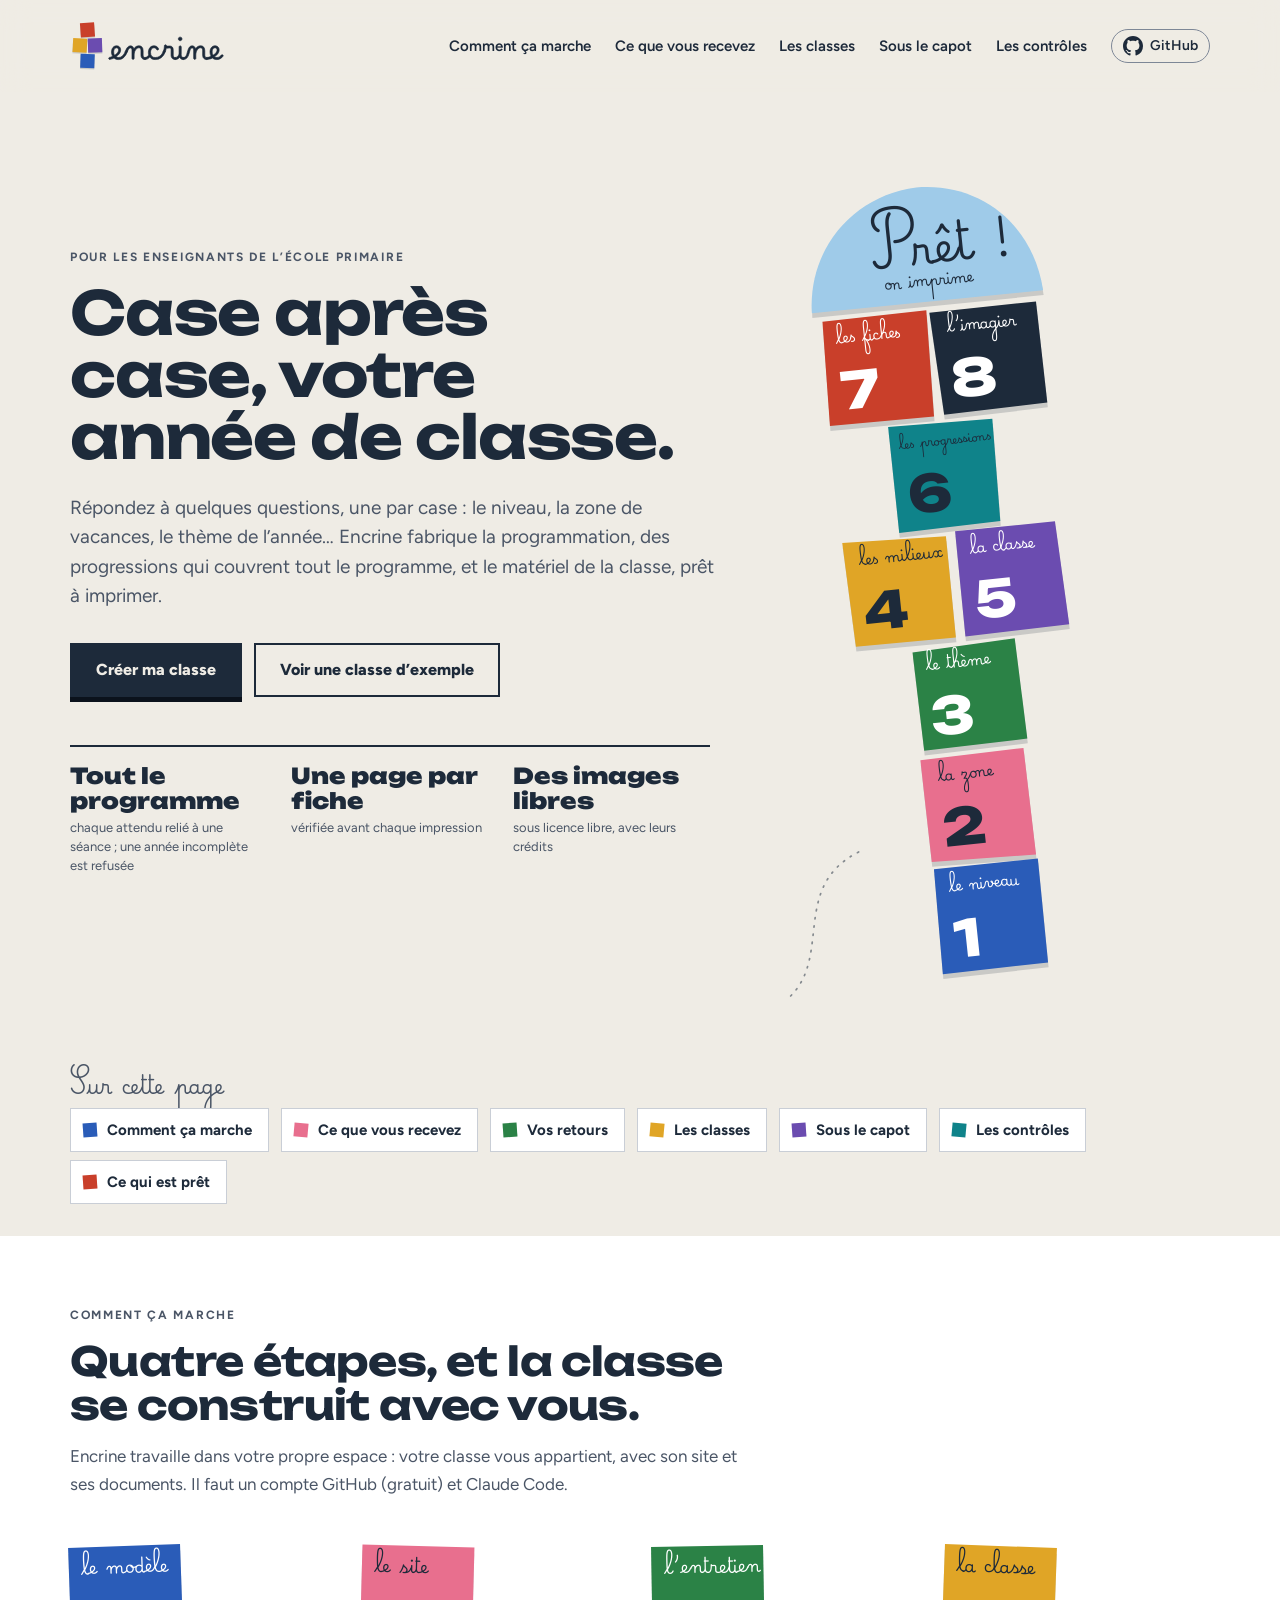
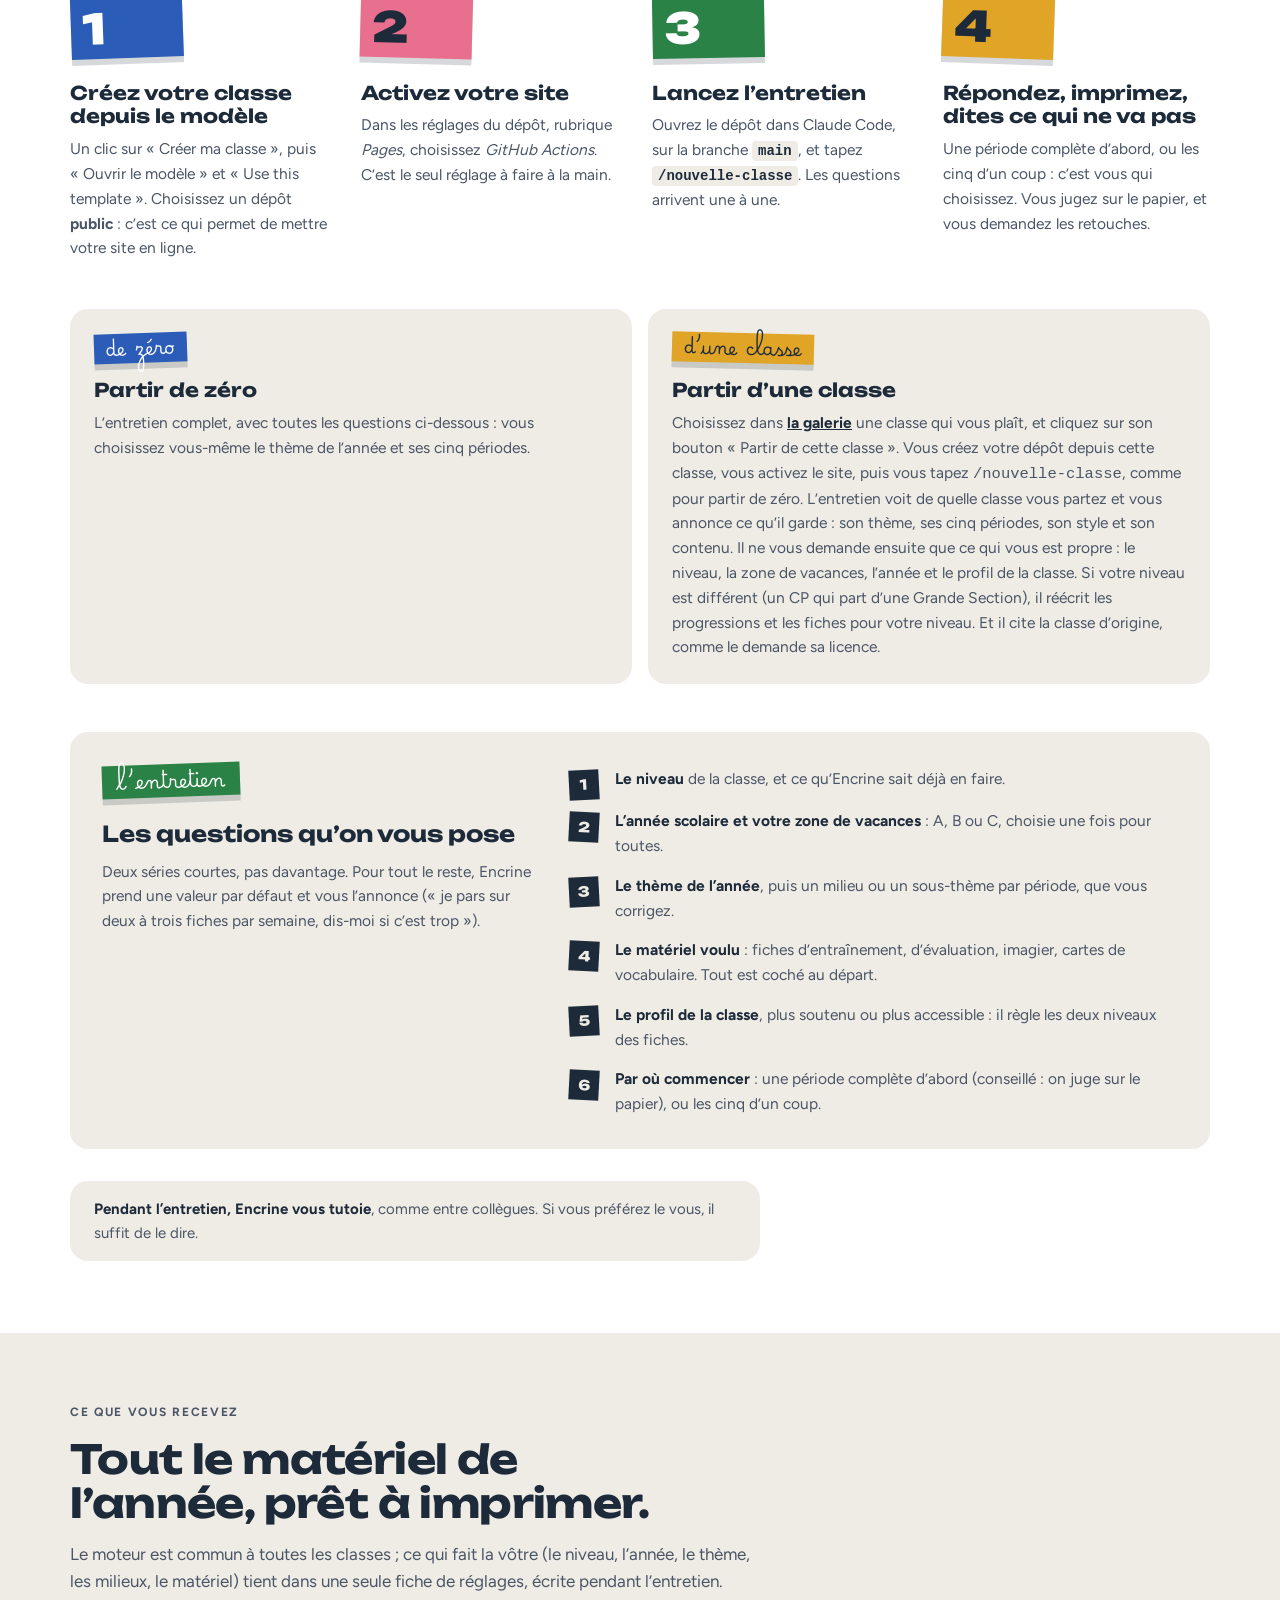
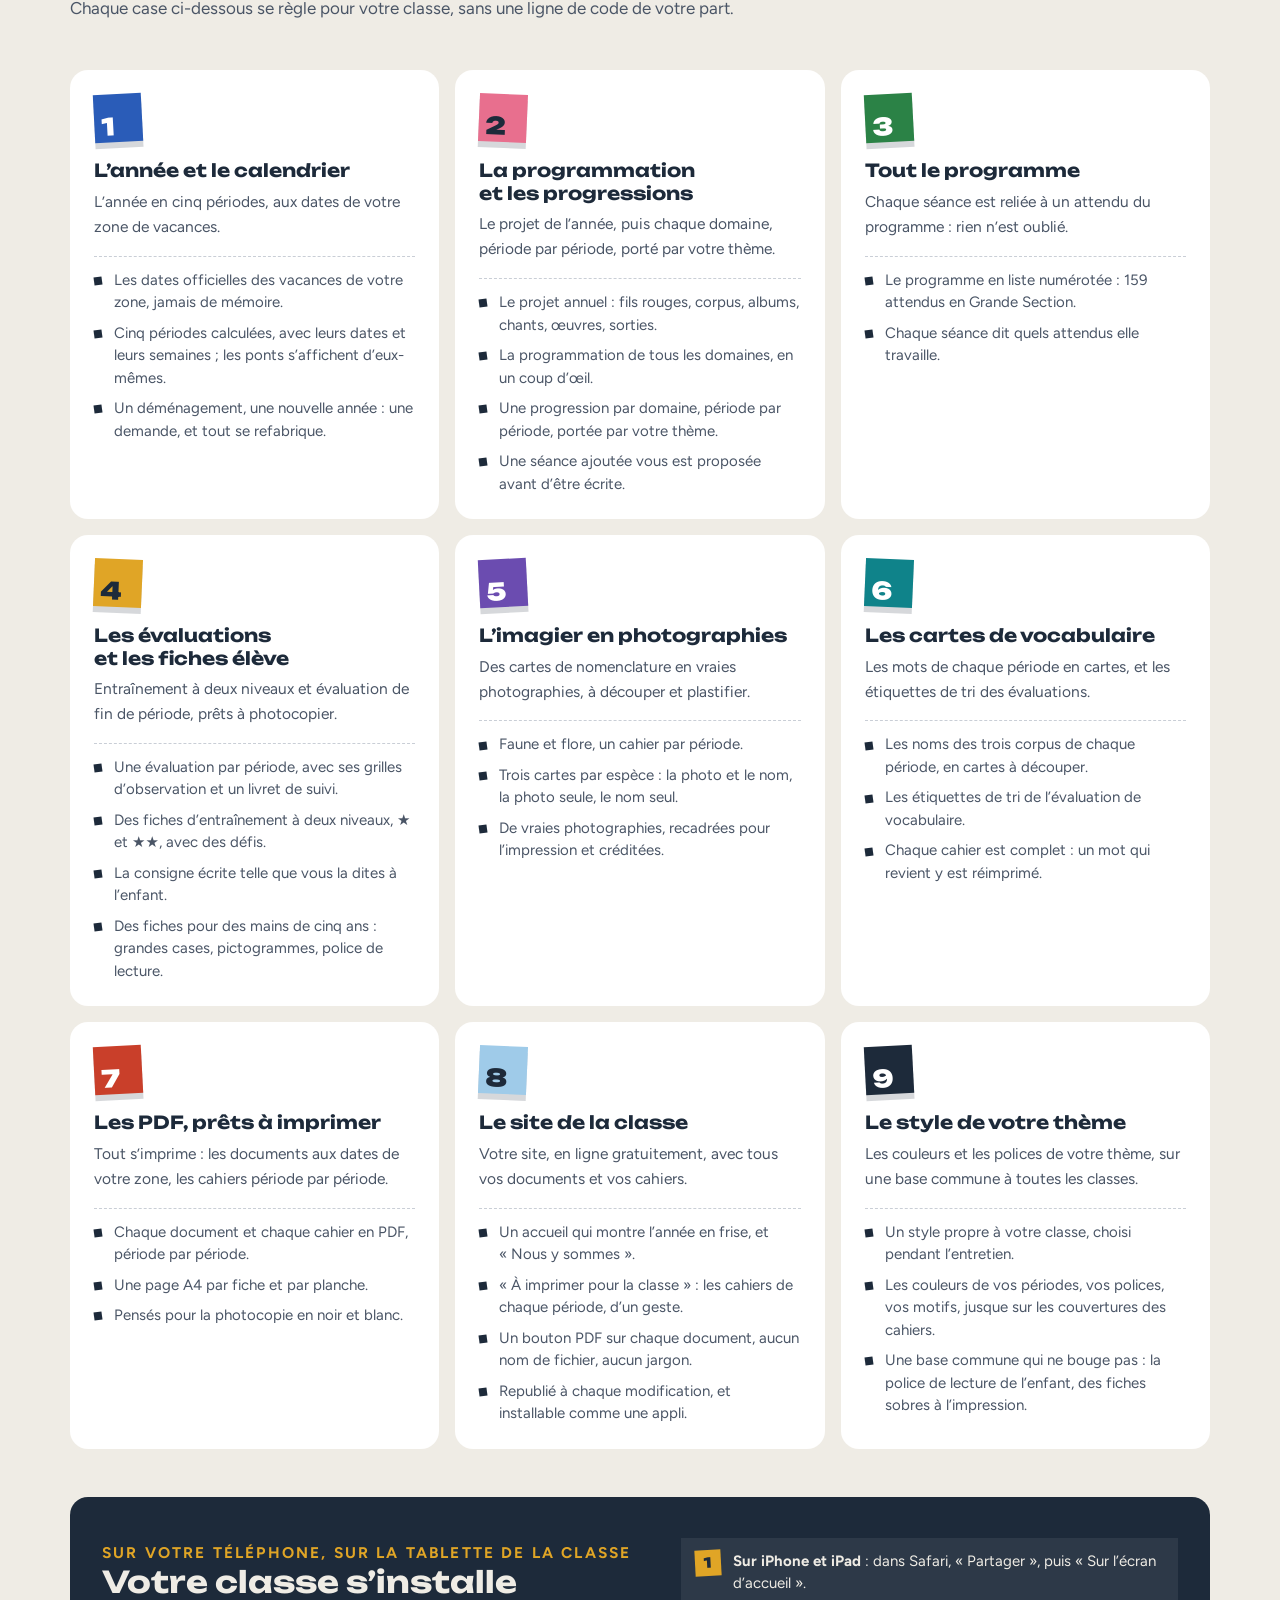
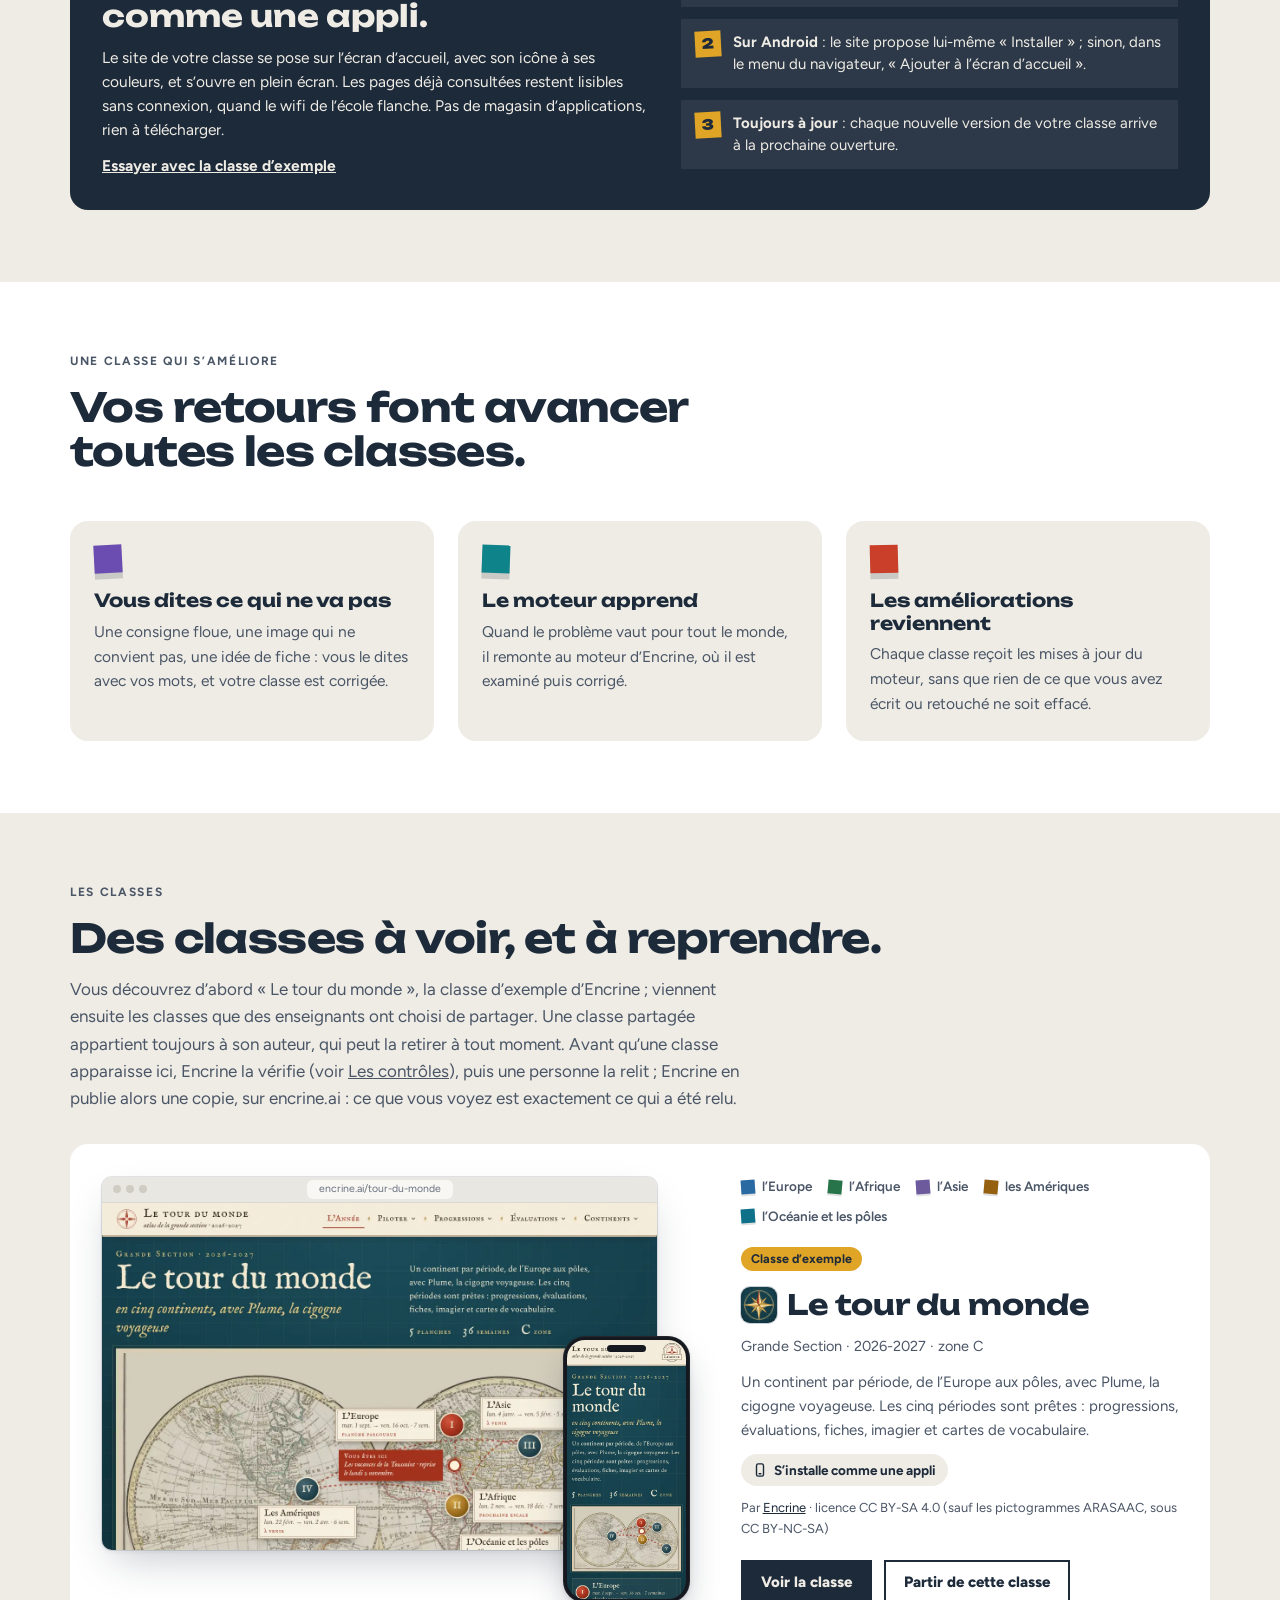
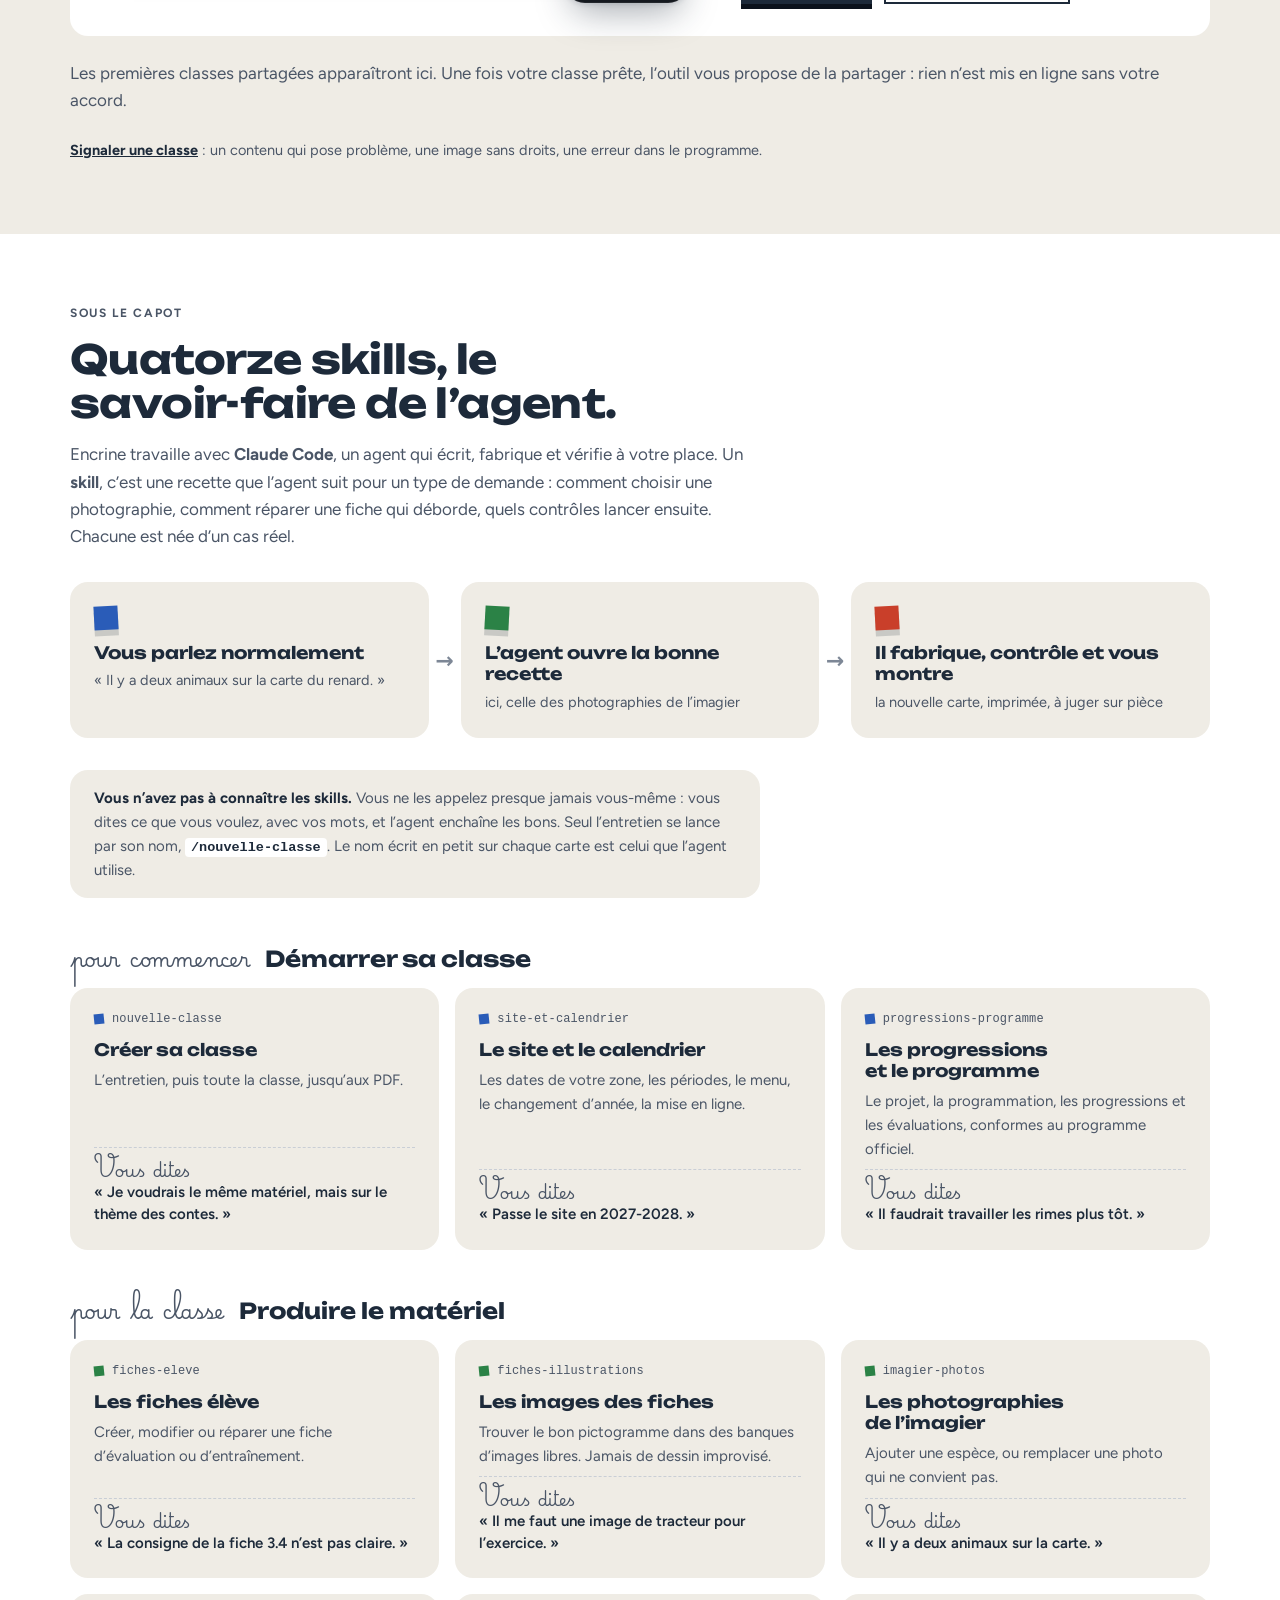
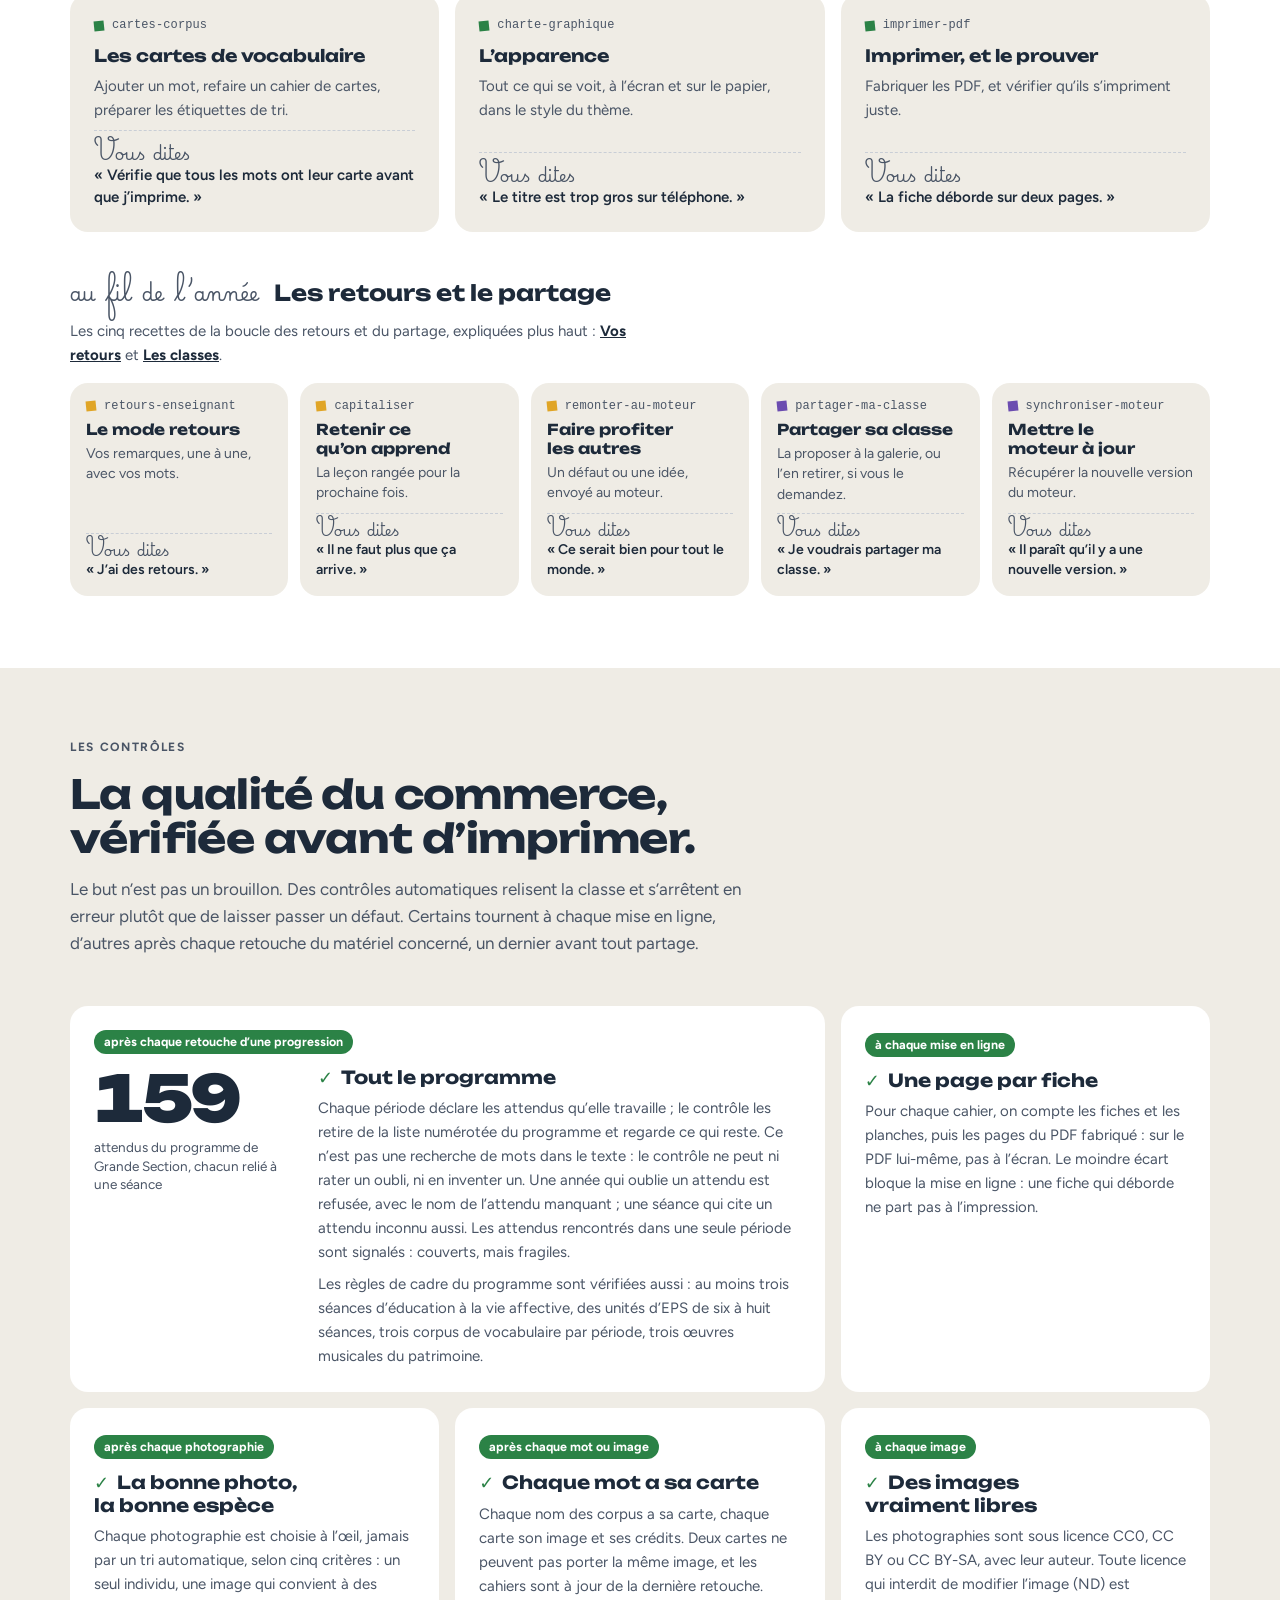
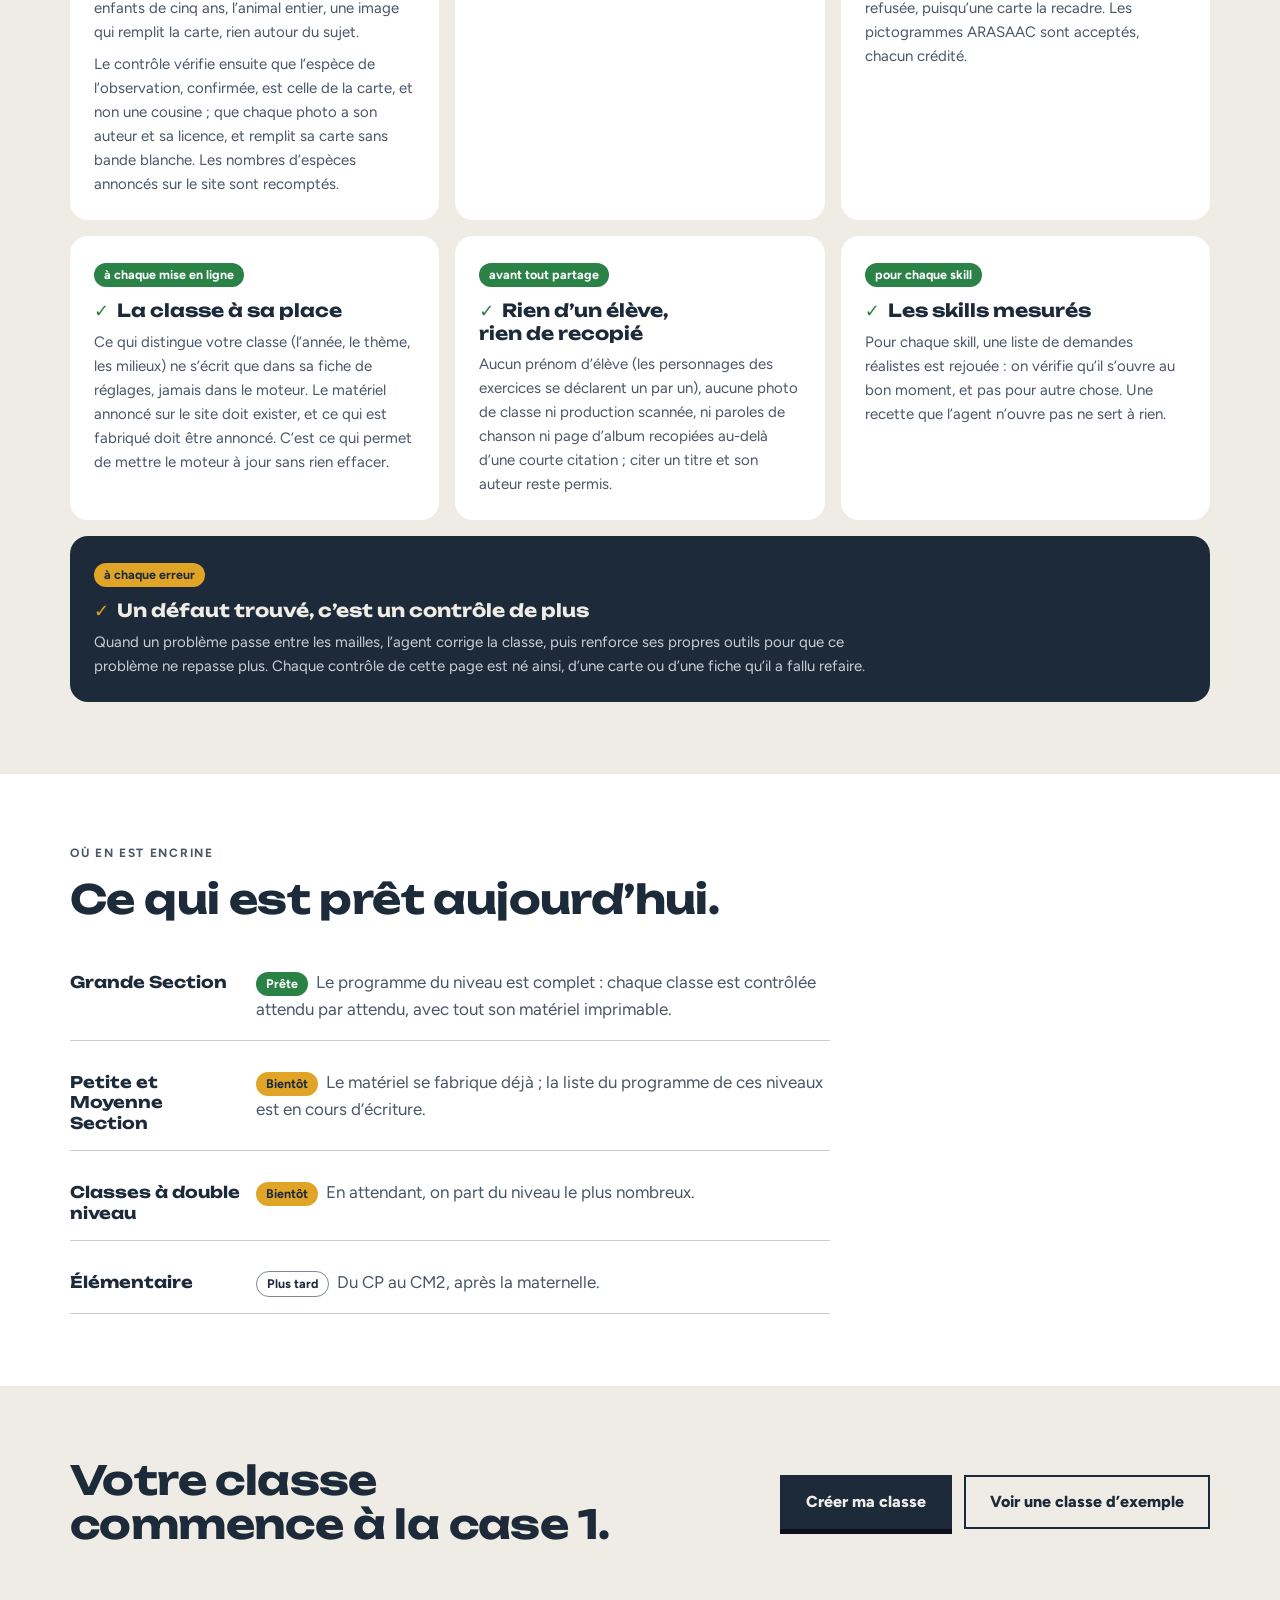
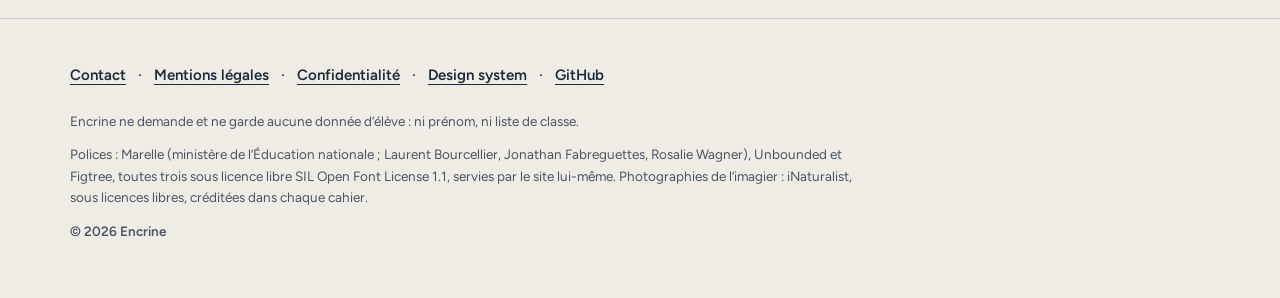
<file: index.html>
<!doctype html>
<html lang="fr">
<head>
<meta charset="utf-8">
<meta name="viewport" content="width=device-width, initial-scale=1, viewport-fit=cover">
<title>Encrine – Votre année de classe, case après case</title>
<meta name="description" content="Répondez à quelques questions : Encrine fabrique la programmation, des progressions qui couvrent le programme, et tout le matériel de la classe, prêt à imprimer.">
<!-- L'aperçu de lien (messageries, réseaux) : des adresses absolues ; l'image, assets/partage.png, vient de assets/partage.html (README). -->
<meta property="og:type" content="website">
<meta property="og:locale" content="fr_FR">
<meta property="og:site_name" content="Encrine">
<meta property="og:title" content="Encrine – Votre année de classe, case après case">
<meta property="og:description" content="Répondez à quelques questions : Encrine fabrique la programmation, des progressions qui couvrent le programme, et tout le matériel de la classe, prêt à imprimer.">
<meta property="og:url" content="https://encrine.ai/">
<meta property="og:image" content="https://encrine.ai/assets/partage.png">
<meta property="og:image:type" content="image/png">
<meta property="og:image:width" content="1200">
<meta property="og:image:height" content="630">
<meta property="og:image:alt" content="Le logo d’Encrine, la marelle de huit cases et le titre « Case après case, votre année de classe. »">
<meta name="twitter:card" content="summary_large_image">
<meta name="twitter:title" content="Encrine – Votre année de classe, case après case">
<meta name="twitter:description" content="Répondez à quelques questions : Encrine fabrique la programmation, des progressions qui couvrent le programme, et tout le matériel de la classe, prêt à imprimer.">
<meta name="twitter:image" content="https://encrine.ai/assets/partage.png">
<meta name="twitter:image:alt" content="Le logo d’Encrine, la marelle de huit cases et le titre « Case après case, votre année de classe. »">
<link rel="canonical" href="https://encrine.ai/">
<link rel="icon" href="assets/icone-onglet.svg" type="image/svg+xml">
<link rel="apple-touch-icon" href="assets/icone-encrine.svg">
<link rel="stylesheet" href="styles.css">
</head>
<body>
<a class="evitement" href="#contenu">Aller au contenu</a>

<header class="entete">
  <div class="cadre">
    <a class="marque" href="#" aria-label="Encrine, accueil">
      <img class="clair" src="assets/logo-encrine.svg" alt="encrine" width="661" height="221">
      <img class="sombre" src="assets/logo-encrine-craie.svg" alt="encrine" width="661" height="221">
    </a>
    <nav class="nav" aria-label="Menu principal">
      <a href="#comment">Comment ça marche</a>
      <a href="#recu">Ce que vous recevez</a>
      <a href="#classes">Les classes</a>
      <a href="#capot">Sous le capot</a>
      <a href="#controles">Les contrôles</a>
      <a class="nav__github" href="https://github.com/encrine-ai"><svg class="nav__icone" viewBox="0 0 16 16" width="20" height="20" aria-hidden="true" focusable="false"><path fill="currentColor" d="M8 0C3.58 0 0 3.58 0 8c0 3.54 2.29 6.53 5.47 7.59.4.07.55-.17.55-.38 0-.19-.01-.82-.01-1.49-2.01.37-2.53-.49-2.69-.94-.09-.23-.48-.94-.82-1.13-.28-.15-.68-.52-.01-.53.63-.01 1.08.58 1.23.82.72 1.21 1.87.87 2.33.66.07-.52.28-.87.51-1.07-1.78-.2-3.64-.89-3.64-3.95 0-.87.31-1.59.82-2.15-.08-.2-.36-1.02.08-2.12 0 0 .67-.21 2.2.82.64-.18 1.32-.27 2-.27.68 0 1.36.09 2 .27 1.53-1.04 2.2-.82 2.2-.82.44 1.1.16 1.92.08 2.12.51.56.82 1.27.82 2.15 0 3.07-1.87 3.75-3.65 3.95.29.25.54.73.54 1.48 0 1.07-.01 1.93-.01 2.2 0 .21.15.46.55.38A8.013 8.013 0 0016 8c0-4.42-3.58-8-8-8z"/></svg><span>GitHub</span></a>
    </nav>
  </div>
</header>

<main id="contenu" tabindex="-1">
<section class="heros" aria-labelledby="titre">
  <div class="cadre">
    <div class="heros__texte">
      <p class="surtitre">Pour les enseignants de l’école primaire</p>
      <h1 id="titre">Case après case, votre année de classe.</h1>
      <p class="chapeau">Répondez à quelques questions, une par case : le niveau, la zone de vacances, le thème de l’année… Encrine fabrique la programmation, des progressions qui couvrent tout le programme, et le matériel de la classe, prêt à imprimer.</p>
      <div class="boutons">
        <a class="bouton bouton--principal" href="https://github.com/new?template_owner=encrine-ai&amp;template_name=moteur" data-lien="modele" data-panneau="creer">Créer ma classe</a>
        <a class="bouton" href="https://encrine.ai/tour-du-monde/" data-lien="exemple">Voir une classe d’exemple</a>
      </div>
      <div class="chiffres chiffres--faits" aria-label="Ce que le moteur garantit pour chaque classe">
        <div><b>Tout le programme</b><small>chaque attendu relié à une séance ; une année incomplète est refusée</small></div>
        <div><b>Une page par fiche</b><small>vérifiée avant chaque impression</small></div>
        <div><b>Des images libres</b><small>sous licence libre, avec leurs crédits</small></div>
      </div>
    </div>
    <div class="parcours-heros" aria-hidden="true">
      <svg viewBox="-330 -1240 640 1300" role="img" aria-labelledby="parcours-titre"><title id="parcours-titre">Le parcours de la classe : huit cases, de « le niveau » à « l’imagier », jusqu’à « Prêt ! on imprime ».</title><path class="pointille" d="M -300 40 C -240 -20, -300 -120, -200 -170"/><g transform="rotate(-6)"><path class="ombre-svg" transform="translate(0 7)" d="M-76 -153 L76 -153 L75 -1 L-79 0Z"/><path class="ombre-svg" transform="translate(0 7)" d="M-79 -313 L72 -315 L74 -159 L-78 -164Z"/><path class="ombre-svg" transform="translate(0 7)" d="M-74 -470 L76 -475 L79 -328 L-72 -326Z"/><path class="ombre-svg" transform="translate(0 7)" d="M-159 -639 L-8 -633 L-9 -485 L-155 -487Z"/><path class="ombre-svg" transform="translate(0 7)" d="M6 -639 L152 -638 L157 -487 L5 -485Z"/><path class="ombre-svg" transform="translate(0 7)" d="M-75 -800 L77 -796 L73 -647 L-75 -645Z"/><path class="ombre-svg" transform="translate(0 7)" d="M-154 -962 L-2 -963 L-7 -808 L-159 -810Z"/><path class="ombre-svg" transform="translate(0 7)" d="M2 -959 L158 -959 L159 -811 L8 -809Z"/><path class="ombre-svg" transform="translate(0 7)" d="M-168 -976 C -164 -1070, -90 -1140, 2 -1142 C 96 -1140, 166 -1070, 170 -974 Z"/><path class="c-bleu" d="M-76 -153 L76 -153 L75 -1 L-79 0Z"/><path class="c-rose" d="M-79 -313 L72 -315 L74 -159 L-78 -164Z"/><path class="c-vert" d="M-74 -470 L76 -475 L79 -328 L-72 -326Z"/><path class="c-ocre" d="M-159 -639 L-8 -633 L-9 -485 L-155 -487Z"/><path class="c-violet" d="M6 -639 L152 -638 L157 -487 L5 -485Z"/><path class="c-turquoise" d="M-75 -800 L77 -796 L73 -647 L-75 -645Z"/><path class="c-rouge" d="M-154 -962 L-2 -963 L-7 -808 L-159 -810Z"/><path class="c-encre" d="M2 -959 L158 -959 L159 -811 L8 -809Z"/><path class="c-ciel" d="M-168 -976 C -164 -1070, -90 -1140, 2 -1142 C 96 -1140, 166 -1070, 170 -974 Z"/><text class="t-chiffre t-clair" x="-57" y="-22">1</text><text class="t-etiquette t-clair" x="-57" y="-118">le niveau</text><text class="t-chiffre t-sombre" x="-57" y="-184">2</text><text class="t-etiquette t-sombre" x="-57" y="-280">la zone</text><text class="t-chiffre t-clair" x="-57" y="-346">3</text><text class="t-etiquette t-clair" x="-57" y="-442">le thème</text><text class="t-chiffre t-sombre" x="-138" y="-508">4</text><text class="t-etiquette t-sombre" x="-138" y="-604">les milieux</text><text class="t-chiffre t-clair" x="24" y="-508">5</text><text class="t-etiquette t-clair" x="24" y="-604">la classe</text><text class="t-chiffre t-sombre" x="-57" y="-670">6</text><text class="t-etiquette t-etiquette--long t-sombre" x="-62" y="-766">les progressions</text><text class="t-chiffre t-clair" x="-138" y="-832">7</text><text class="t-etiquette t-clair" x="-138" y="-928">les fiches</text><text class="t-chiffre t-clair" x="24" y="-832">8</text><text class="t-etiquette t-clair" x="24" y="-928">l’imagier</text><text class="t-pret t-sombre" x="-74" y="-1030">Prêt !</text><text class="t-etiquette t-sombre" x="-58" y="-998">on imprime</text></g></svg>
    </div>
  </div>
</section>


<nav class="sommaire sommaire--accueil" aria-label="Sur cette page">
  <div class="cadre">
    <p class="sommaire__titre">Sur cette page</p>
    <ol class="sommaire__liste">
      <li><a href="#comment"><span class="sommaire__case" style="background:var(--case-bleu)" aria-hidden="true"></span>Comment ça marche</a></li>
      <li><a href="#recu"><span class="sommaire__case" style="background:var(--case-rose)" aria-hidden="true"></span>Ce que vous recevez</a></li>
      <li><a href="#boucle"><span class="sommaire__case" style="background:var(--case-vert)" aria-hidden="true"></span>Vos retours</a></li>
      <li><a href="#classes"><span class="sommaire__case" style="background:var(--case-ocre)" aria-hidden="true"></span>Les classes</a></li>
      <li><a href="#capot"><span class="sommaire__case" style="background:var(--case-violet)" aria-hidden="true"></span>Sous le capot</a></li>
      <li><a href="#controles"><span class="sommaire__case" style="background:var(--case-turquoise)" aria-hidden="true"></span>Les contrôles</a></li>
      <li><a href="#aujourdhui"><span class="sommaire__case" style="background:var(--case-rouge)" aria-hidden="true"></span>Ce qui est prêt</a></li>
    </ol>
  </div>
</nav>

<section class="section section--feuille" id="comment" aria-labelledby="titre-comment">
  <div class="cadre">
    <p class="surtitre">Comment ça marche</p>
    <h2 id="titre-comment">Quatre étapes, et la classe se construit avec vous.</h2>
    <p class="intro">Encrine travaille dans votre propre espace : votre classe vous appartient, avec son site et ses documents. Il faut un compte GitHub (gratuit) et Claude Code.</p>
    <ol class="etapes">
      <li class="etape">
        <div class="case" aria-hidden="true"><span class="case__etiquette">le modèle</span><span class="case__chiffre">1</span></div>
        <h3>Créez votre classe depuis le modèle</h3>
        <p>Un clic sur « Créer ma classe », puis « Ouvrir le modèle » et « Use this template ». Choisissez un dépôt <strong>public</strong> : c’est ce qui permet de mettre votre site en ligne.</p>
      </li>
      <li class="etape">
        <div class="case case--sombre" aria-hidden="true"><span class="case__etiquette">le site</span><span class="case__chiffre">2</span></div>
        <h3>Activez votre site</h3>
        <p>Dans les réglages du dépôt, rubrique <em>Pages</em>, choisissez <em>GitHub Actions</em>. C’est le seul réglage à faire à la main.</p>
      </li>
      <li class="etape">
        <div class="case" aria-hidden="true"><span class="case__etiquette">l’entretien</span><span class="case__chiffre">3</span></div>
        <h3>Lancez l’entretien</h3>
        <p>Ouvrez le dépôt dans Claude Code, sur la branche <code>main</code>, et tapez <code>/nouvelle-classe</code>. Les questions arrivent une à une.</p>
      </li>
      <li class="etape">
        <div class="case case--sombre" aria-hidden="true"><span class="case__etiquette">la classe</span><span class="case__chiffre">4</span></div>
        <h3>Répondez, imprimez, dites ce qui ne va pas</h3>
        <p>Une période complète d’abord, ou les cinq d’un coup : c’est vous qui choisissez. Vous jugez sur le papier, et vous demandez les retouches.</p>
      </li>
    </ol>
    <div class="depart">
      <article class="depart__voie">
        <span class="depart__etiquette" aria-hidden="true">de zéro</span>
        <h3>Partir de zéro</h3>
        <p>L’entretien complet, avec toutes les questions ci-dessous : vous choisissez vous-même le thème de l’année et ses cinq périodes.</p>
      </article>
      <article class="depart__voie">
        <span class="depart__etiquette depart__etiquette--galerie" aria-hidden="true">d’une classe</span>
        <h3>Partir d’une classe</h3>
        <p>Choisissez dans <a href="#classes">la galerie</a> une classe qui vous plaît, et cliquez sur son bouton « Partir de cette classe ». Vous créez votre dépôt depuis cette classe, vous activez le site, puis vous tapez <code>/nouvelle-classe</code>, comme pour partir de zéro. L’entretien voit de quelle classe vous partez et vous annonce ce qu’il garde : son thème, ses cinq périodes, son style et son contenu. Il ne vous demande ensuite que ce qui vous est propre : le niveau, la zone de vacances, l’année et le profil de la classe. Si votre niveau est différent (un CP qui part d’une Grande Section), il réécrit les progressions et les fiches pour votre niveau. Et il cite la classe d’origine, comme le demande sa licence.</p>
      </article>
    </div>
    <div class="entretien">
      <div class="entretien__tete">
        <span class="entretien__etiquette" aria-hidden="true">l’entretien</span>
        <h3>Les questions qu’on vous pose</h3>
        <p>Deux séries courtes, pas davantage. Pour tout le reste, Encrine prend une valeur par défaut et vous l’annonce (« je pars sur deux à trois fiches par semaine, dis-moi si c’est trop »).</p>
      </div>
      <ol class="entretien__liste">
        <li><span><b>Le niveau</b> de la classe, et ce qu’Encrine sait déjà en faire.</span></li>
        <li><span><b>L’année scolaire et votre zone de vacances</b> : A, B ou C, choisie une fois pour toutes.</span></li>
        <li><span><b>Le thème de l’année</b>, puis un milieu ou un sous-thème par période, que vous corrigez.</span></li>
        <li><span><b>Le matériel voulu</b> : fiches d’entraînement, d’évaluation, imagier, cartes de vocabulaire. Tout est coché au départ.</span></li>
        <li><span><b>Le profil de la classe</b>, plus soutenu ou plus accessible : il règle les deux niveaux des fiches.</span></li>
        <li><span><b>Par où commencer</b> : une période complète d’abord (conseillé : on juge sur le papier), ou les cinq d’un coup.</span></li>
      </ol>
    </div>
    <p class="note"><strong>Pendant l’entretien, Encrine vous tutoie</strong>, comme entre collègues. Si vous préférez le vous, il suffit de le dire.</p>
  </div>
</section>

<section class="section" id="recu" aria-labelledby="titre-recu">
  <div class="cadre">
    <span id="fonctionnalites" class="ancre" aria-hidden="true"></span>
    <p class="surtitre">Ce que vous recevez</p>
    <h2 id="titre-recu">Tout le matériel de l’année, prêt à imprimer.</h2>
    <p class="intro">Le moteur est commun à toutes les classes ; ce qui fait la vôtre (le niveau, l’année, le thème, les milieux, le matériel) tient dans une seule fiche de réglages, écrite pendant l’entretien. Chaque case ci-dessous se règle pour votre classe, sans une ligne de code de votre part.</p>
    <div class="fonctions">
      <article class="fonction">
        <span class="fonction__case" style="background:var(--case-bleu)" aria-hidden="true">1</span>
        <h3>L’année et le calendrier</h3>
        <p class="fonction__phrase">L’année en cinq périodes, aux dates de votre zone de vacances.</p>
        <ul class="fonction__points">
          <li>Les dates officielles des vacances de votre zone, jamais de mémoire.</li>
          <li>Cinq périodes calculées, avec leurs dates et leurs semaines ; les ponts s’affichent d’eux-mêmes.</li>
          <li>Un déménagement, une nouvelle année : une demande, et tout se refabrique.</li>
        </ul>
      </article>
      <article class="fonction">
        <span class="fonction__case case--sombre-texte" style="background:var(--case-rose)" aria-hidden="true">2</span>
        <h3>La programmation et les progressions</h3>
        <p class="fonction__phrase">Le projet de l’année, puis chaque domaine, période par période, porté par votre thème.</p>
        <ul class="fonction__points">
          <li>Le projet annuel : fils rouges, corpus, albums, chants, œuvres, sorties.</li>
          <li>La programmation de tous les domaines, en un coup d’œil.</li>
          <li>Une progression par domaine, période par période, portée par votre thème.</li>
          <li>Une séance ajoutée vous est proposée avant d’être écrite.</li>
        </ul>
      </article>
      <article class="fonction">
        <span class="fonction__case" style="background:var(--case-vert)" aria-hidden="true">3</span>
        <h3>Tout le programme</h3>
        <p class="fonction__phrase">Chaque séance est reliée à un attendu du programme : rien n’est oublié.</p>
        <ul class="fonction__points">
          <li>Le programme en liste numérotée : 159 attendus en Grande Section.</li>
          <li>Chaque séance dit quels attendus elle travaille.</li>
        </ul>
      </article>
      <article class="fonction">
        <span class="fonction__case case--sombre-texte" style="background:var(--case-ocre)" aria-hidden="true">4</span>
        <h3>Les évaluations et les fiches élève</h3>
        <p class="fonction__phrase">Entraînement à deux niveaux et évaluation de fin de période, prêts à photocopier.</p>
        <ul class="fonction__points">
          <li>Une évaluation par période, avec ses grilles d’observation et un livret de suivi.</li>
          <li>Des fiches d’entraînement à deux niveaux, ★ et ★★, avec des défis.</li>
          <li>La consigne écrite telle que vous la dites à l’enfant.</li>
          <li>Des fiches pour des mains de cinq ans : grandes cases, pictogrammes, police de lecture.</li>
        </ul>
      </article>
      <article class="fonction">
        <span class="fonction__case" style="background:var(--case-violet)" aria-hidden="true">5</span>
        <h3>L’imagier en photographies</h3>
        <p class="fonction__phrase">Des cartes de nomenclature en vraies photographies, à découper et plastifier.</p>
        <ul class="fonction__points">
          <li>Faune et flore, un cahier par période.</li>
          <li>Trois cartes par espèce : la photo et le nom, la photo seule, le nom seul.</li>
          <li>De vraies photographies, recadrées pour l’impression et créditées.</li>
        </ul>
      </article>
      <article class="fonction">
        <span class="fonction__case" style="background:var(--case-turquoise)" aria-hidden="true">6</span>
        <h3>Les cartes de vocabulaire</h3>
        <p class="fonction__phrase">Les mots de chaque période en cartes, et les étiquettes de tri des évaluations.</p>
        <ul class="fonction__points">
          <li>Les noms des trois corpus de chaque période, en cartes à découper.</li>
          <li>Les étiquettes de tri de l’évaluation de vocabulaire.</li>
          <li>Chaque cahier est complet : un mot qui revient y est réimprimé.</li>
        </ul>
      </article>
      <article class="fonction">
        <span class="fonction__case" style="background:var(--case-rouge)" aria-hidden="true">7</span>
        <h3>Les PDF, prêts à imprimer</h3>
        <p class="fonction__phrase">Tout s’imprime : les documents aux dates de votre zone, les cahiers période par période.</p>
        <ul class="fonction__points">
          <li>Chaque document et chaque cahier en PDF, période par période.</li>
          <li>Une page A4 par fiche et par planche.</li>
          <li>Pensés pour la photocopie en noir et blanc.</li>
        </ul>
      </article>
      <article class="fonction">
        <span class="fonction__case case--sombre-texte" style="background:var(--case-ciel)" aria-hidden="true">8</span>
        <h3>Le site de la classe</h3>
        <p class="fonction__phrase">Votre site, en ligne gratuitement, avec tous vos documents et vos cahiers.</p>
        <ul class="fonction__points">
          <li>Un accueil qui montre l’année en frise, et « Nous y sommes ».</li>
          <li>« À imprimer pour la classe » : les cahiers de chaque période, d’un geste.</li>
          <li>Un bouton PDF sur chaque document, aucun nom de fichier, aucun jargon.</li>
          <li>Republié à chaque modification, et installable comme une appli.</li>
        </ul>
      </article>
      <article class="fonction">
        <span class="fonction__case case--encre" aria-hidden="true">9</span>
        <h3>Le style de votre thème</h3>
        <p class="fonction__phrase">Les couleurs et les polices de votre thème, sur une base commune à toutes les classes.</p>
        <ul class="fonction__points">
          <li>Un style propre à votre classe, choisi pendant l’entretien.</li>
          <li>Les couleurs de vos périodes, vos polices, vos motifs, jusque sur les couvertures des cahiers.</li>
          <li>Une base commune qui ne bouge pas : la police de lecture de l’enfant, des fiches sobres à l’impression.</li>
        </ul>
      </article>
    </div>

    <div class="appli" id="appli">
      <div class="appli__texte">
        <p class="surtitre">Sur votre téléphone, sur la tablette de la classe</p>
        <h3>Votre classe s’installe comme une appli.</h3>
        <p>Le site de votre classe se pose sur l’écran d’accueil, avec son icône à ses couleurs, et s’ouvre en plein écran. Les pages déjà consultées restent lisibles sans connexion, quand le wifi de l’école flanche. Pas de magasin d’applications, rien à télécharger.</p>
        <p class="renvoi"><a href="https://encrine.ai/tour-du-monde/" data-lien="exemple">Essayer avec la classe d’exemple</a></p>
      </div>
      <ol class="appli__etapes">
        <li><b>Sur iPhone et iPad</b> : dans Safari, « Partager », puis « Sur l’écran d’accueil ».</li>
        <li><b>Sur Android</b> : le site propose lui-même « Installer » ; sinon, dans le menu du navigateur, « Ajouter à l’écran d’accueil ».</li>
        <li><b>Toujours à jour</b> : chaque nouvelle version de votre classe arrive à la prochaine ouverture.</li>
      </ol>
    </div>
  </div>
</section>

<section class="section section--feuille" id="boucle" aria-labelledby="titre-boucle">
  <div class="cadre">
    <p class="surtitre">Une classe qui s’améliore</p>
    <h2 id="titre-boucle">Vos retours font avancer toutes les classes.</h2>
    <ol class="boucle">
      <li><h3>Vous dites ce qui ne va pas</h3><p>Une consigne floue, une image qui ne convient pas, une idée de fiche : vous le dites avec vos mots, et votre classe est corrigée.</p></li>
      <li><h3>Le moteur apprend</h3><p>Quand le problème vaut pour tout le monde, il remonte au moteur d’Encrine, où il est examiné puis corrigé.</p></li>
      <li><h3>Les améliorations reviennent</h3><p>Chaque classe reçoit les mises à jour du moteur, sans que rien de ce que vous avez écrit ou retouché ne soit effacé.</p></li>
    </ol>
  </div>
</section>

<section class="section" id="classes" aria-labelledby="titre-classes">
  <div class="cadre">
    <p class="surtitre">Les classes</p>
    <h2 id="titre-classes">Des classes à voir, et à reprendre.</h2>
    <p class="intro">Vous découvrez d’abord « Le tour du monde », la classe d’exemple d’Encrine ; viennent ensuite les classes que des enseignants ont choisi de partager. Une classe partagée appartient toujours à son auteur, qui peut la retirer à tout moment. Avant qu’une classe apparaisse ici, Encrine la vérifie (voir <a href="#controles">Les contrôles</a>), puis une personne la relit ; Encrine en publie alors une copie, sur encrine.ai : ce que vous voyez est exactement ce qui a été relu.</p>
    <div class="classes" id="liste-classes" aria-live="polite">
      <p class="classes__attente">Chargement des classes…</p>
    </div>
    <p class="classes__signaler"><a href="https://github.com/encrine-ai/encrine-ai.github.io/issues/new?template=signaler-une-classe.yml" data-lien="signaler">Signaler une classe</a> : un contenu qui pose problème, une image sans droits, une erreur dans le programme.</p>
  </div>
</section>

<section class="section section--feuille" id="capot" aria-labelledby="titre-capot">
  <div class="cadre">
    <p class="surtitre">Sous le capot</p>
    <h2 id="titre-capot">Quatorze skills, le <span class="insecable">savoir-faire</span> de l’agent.</h2>
    <p class="intro">Encrine travaille avec <strong>Claude Code</strong>, un agent qui écrit, fabrique et vérifie à votre place. Un <strong>skill</strong>, c’est une recette que l’agent suit pour un type de demande : comment choisir une photographie, comment réparer une fiche qui déborde, quels contrôles lancer ensuite. Chacune est née d’un cas réel.</p>
    <ol class="mecanique">
      <li><span class="mecanique__case" style="background:var(--case-bleu)" aria-hidden="true"></span><b>Vous parlez normalement</b><small>« Il y a deux animaux sur la carte du renard. »</small></li>
      <li><span class="mecanique__case" style="background:var(--case-vert)" aria-hidden="true"></span><b>L’agent ouvre la bonne recette</b><small>ici, celle des photographies de l’imagier</small></li>
      <li><span class="mecanique__case" style="background:var(--case-rouge)" aria-hidden="true"></span><b>Il fabrique, contrôle et vous montre</b><small>la nouvelle carte, imprimée, à juger sur pièce</small></li>
    </ol>
    <p class="note"><strong>Vous n’avez pas à connaître les skills.</strong> Vous ne les appelez presque jamais vous-même : vous dites ce que vous voulez, avec vos mots, et l’agent enchaîne les bons. Seul l’entretien se lance par son nom, <code>/nouvelle-classe</code>. Le nom écrit en petit sur chaque carte est celui que l’agent utilise.</p>

    <div class="skills-groupe">
      <h3 class="skills-groupe__titre"><span class="skills-groupe__etiquette">pour commencer</span>Démarrer sa classe</h3>
      <div class="skills">
        <article class="skill">
          <p class="skill__nom"><span class="skill__case" style="background:var(--case-bleu)" aria-hidden="true"></span><code>nouvelle-classe</code></p>
          <h4>Créer sa classe</h4>
          <p>L’entretien, puis toute la classe, jusqu’aux PDF.</p>
          <blockquote class="skill__dit"><span>Vous dites</span>« Je voudrais le même matériel, mais sur le thème des contes. »</blockquote>
        </article>
        <article class="skill">
          <p class="skill__nom"><span class="skill__case" style="background:var(--case-bleu)" aria-hidden="true"></span><code>site-et-calendrier</code></p>
          <h4>Le site et le calendrier</h4>
          <p>Les dates de votre zone, les périodes, le menu, le changement d’année, la mise en ligne.</p>
          <blockquote class="skill__dit"><span>Vous dites</span>« Passe le site en 2027-2028. »</blockquote>
        </article>
        <article class="skill">
          <p class="skill__nom"><span class="skill__case" style="background:var(--case-bleu)" aria-hidden="true"></span><code>progressions-programme</code></p>
          <h4>Les progressions et le programme</h4>
          <p>Le projet, la programmation, les progressions et les évaluations, conformes au programme officiel.</p>
          <blockquote class="skill__dit"><span>Vous dites</span>« Il faudrait travailler les rimes plus tôt. »</blockquote>
        </article>
      </div>
    </div>

    <div class="skills-groupe">
      <h3 class="skills-groupe__titre"><span class="skills-groupe__etiquette">pour la classe</span>Produire le matériel</h3>
      <div class="skills">
        <article class="skill">
          <p class="skill__nom"><span class="skill__case" style="background:var(--case-vert)" aria-hidden="true"></span><code>fiches-eleve</code></p>
          <h4>Les fiches élève</h4>
          <p>Créer, modifier ou réparer une fiche d’évaluation ou d’entraînement.</p>
          <blockquote class="skill__dit"><span>Vous dites</span>« La consigne de la fiche 3.4 n’est pas claire. »</blockquote>
        </article>
        <article class="skill">
          <p class="skill__nom"><span class="skill__case" style="background:var(--case-vert)" aria-hidden="true"></span><code>fiches-illustrations</code></p>
          <h4>Les images des fiches</h4>
          <p>Trouver le bon pictogramme dans des banques d’images libres. Jamais de dessin improvisé.</p>
          <blockquote class="skill__dit"><span>Vous dites</span>« Il me faut une image de tracteur pour l’exercice. »</blockquote>
        </article>
        <article class="skill">
          <p class="skill__nom"><span class="skill__case" style="background:var(--case-vert)" aria-hidden="true"></span><code>imagier-photos</code></p>
          <h4>Les photographies de l’imagier</h4>
          <p>Ajouter une espèce, ou remplacer une photo qui ne convient pas.</p>
          <blockquote class="skill__dit"><span>Vous dites</span>« Il y a deux animaux sur la carte. »</blockquote>
        </article>
        <article class="skill">
          <p class="skill__nom"><span class="skill__case" style="background:var(--case-vert)" aria-hidden="true"></span><code>cartes-corpus</code></p>
          <h4>Les cartes de vocabulaire</h4>
          <p>Ajouter un mot, refaire un cahier de cartes, préparer les étiquettes de tri.</p>
          <blockquote class="skill__dit"><span>Vous dites</span>« Vérifie que tous les mots ont leur carte avant que j’imprime. »</blockquote>
        </article>
        <article class="skill">
          <p class="skill__nom"><span class="skill__case" style="background:var(--case-vert)" aria-hidden="true"></span><code>charte-graphique</code></p>
          <h4>L’apparence</h4>
          <p>Tout ce qui se voit, à l’écran et sur le papier, dans le style du thème.</p>
          <blockquote class="skill__dit"><span>Vous dites</span>« Le titre est trop gros sur téléphone. »</blockquote>
        </article>
        <article class="skill">
          <p class="skill__nom"><span class="skill__case" style="background:var(--case-vert)" aria-hidden="true"></span><code>imprimer-pdf</code></p>
          <h4>Imprimer, et le prouver</h4>
          <p>Fabriquer les PDF, et vérifier qu’ils s’impriment juste.</p>
          <blockquote class="skill__dit"><span>Vous dites</span>« La fiche déborde sur deux pages. »</blockquote>
        </article>
      </div>
    </div>

    <div class="skills-groupe">
      <h3 class="skills-groupe__titre"><span class="skills-groupe__etiquette">au fil de l’année</span>Les retours et le partage</h3>
      <p class="skills-groupe__intro">Les cinq recettes de la boucle des retours et du partage, expliquées plus haut : <a href="#boucle">Vos retours</a> et <a href="#classes">Les classes</a>.</p>
      <div class="skills skills--petits">
        <article class="skill">
          <p class="skill__nom"><span class="skill__case" style="background:var(--case-ocre)" aria-hidden="true"></span><code>retours-enseignant</code></p>
          <h4>Le mode retours</h4>
          <p>Vos remarques, une à une, avec vos mots.</p>
          <blockquote class="skill__dit"><span>Vous dites</span>« J’ai des retours. »</blockquote>
        </article>
        <article class="skill">
          <p class="skill__nom"><span class="skill__case" style="background:var(--case-ocre)" aria-hidden="true"></span><code>capitaliser</code></p>
          <h4>Retenir ce qu’on apprend</h4>
          <p>La leçon rangée pour la prochaine fois.</p>
          <blockquote class="skill__dit"><span>Vous dites</span>« Il ne faut plus que ça arrive. »</blockquote>
        </article>
        <article class="skill">
          <p class="skill__nom"><span class="skill__case" style="background:var(--case-ocre)" aria-hidden="true"></span><code>remonter-au-moteur</code></p>
          <h4>Faire profiter les autres</h4>
          <p>Un défaut ou une idée, envoyé au moteur.</p>
          <blockquote class="skill__dit"><span>Vous dites</span>« Ce serait bien pour tout le monde. »</blockquote>
        </article>
        <article class="skill">
          <p class="skill__nom"><span class="skill__case" style="background:var(--case-violet)" aria-hidden="true"></span><code>partager-ma-classe</code></p>
          <h4>Partager sa classe</h4>
          <p>La proposer à la galerie, ou l’en retirer, si vous le demandez.</p>
          <blockquote class="skill__dit"><span>Vous dites</span>« Je voudrais partager ma classe. »</blockquote>
        </article>
        <article class="skill">
          <p class="skill__nom"><span class="skill__case" style="background:var(--case-violet)" aria-hidden="true"></span><code>synchroniser-moteur</code></p>
          <h4>Mettre le moteur à jour</h4>
          <p>Récupérer la nouvelle version du moteur.</p>
          <blockquote class="skill__dit"><span>Vous dites</span>« Il paraît qu’il y a une nouvelle version. »</blockquote>
        </article>
      </div>
    </div>
  </div>
</section>

<section class="section" id="controles" aria-labelledby="titre-controles">
  <div class="cadre">
    <p class="surtitre">Les contrôles</p>
    <h2 id="titre-controles">La qualité du commerce, vérifiée avant d’imprimer.</h2>
    <p class="intro">Le but n’est pas un brouillon. Des contrôles automatiques relisent la classe et s’arrêtent en erreur plutôt que de laisser passer un défaut. Certains tournent à chaque mise en ligne, d’autres après chaque retouche du matériel concerné, un dernier avant tout partage.</p>
    <div class="controles">
      <article class="controle controle--large">
        <p class="controle__quand">après chaque retouche d’une progression</p>
        <div class="controle__chiffre"><b>159</b><small>attendus du programme de Grande Section, chacun relié à une séance</small></div>
        <h3>Tout le programme</h3>
        <p>Chaque période déclare les attendus qu’elle travaille ; le contrôle les retire de la liste numérotée du programme et regarde ce qui reste. Ce n’est pas une recherche de mots dans le texte : le contrôle ne peut ni rater un oubli, ni en inventer un. Une année qui oublie un attendu est refusée, avec le nom de l’attendu manquant ; une séance qui cite un attendu inconnu aussi. Les attendus rencontrés dans une seule période sont signalés : couverts, mais fragiles.</p>
        <p>Les règles de cadre du programme sont vérifiées aussi : au moins trois séances d’éducation à la vie affective, des unités d’EPS de six à huit séances, trois corpus de vocabulaire par période, trois œuvres musicales du patrimoine.</p>
      </article>
      <article class="controle">
        <p class="controle__quand">à chaque mise en ligne</p>
        <h3>Une page par fiche</h3>
        <p>Pour chaque cahier, on compte les fiches et les planches, puis les pages du PDF fabriqué : sur le PDF lui-même, pas à l’écran. Le moindre écart bloque la mise en ligne : une fiche qui déborde ne part pas à l’impression.</p>
      </article>
      <article class="controle">
        <p class="controle__quand">après chaque photographie</p>
        <h3>La bonne photo, la bonne espèce</h3>
        <p>Chaque photographie est choisie à l’œil, jamais par un tri automatique, selon cinq critères : un seul individu, une image qui convient à des enfants de cinq ans, l’animal entier, une image qui remplit la carte, rien autour du sujet.</p>
        <p>Le contrôle vérifie ensuite que l’espèce de l’observation, confirmée, est celle de la carte, et non une cousine ; que chaque photo a son auteur et sa licence, et remplit sa carte sans bande blanche. Les nombres d’espèces annoncés sur le site sont recomptés.</p>
      </article>
      <article class="controle">
        <p class="controle__quand">après chaque mot ou image</p>
        <h3>Chaque mot a sa carte</h3>
        <p>Chaque nom des corpus a sa carte, chaque carte son image et ses crédits. Deux cartes ne peuvent pas porter la même image, et les cahiers sont à jour de la dernière retouche.</p>
      </article>
      <article class="controle">
        <p class="controle__quand">à chaque image</p>
        <h3>Des images vraiment libres</h3>
        <p>Les photographies sont sous licence CC0, CC BY ou CC BY-SA, avec leur auteur. Toute licence qui interdit de modifier l’image (ND) est refusée, puisqu’une carte la recadre. Les pictogrammes ARASAAC sont acceptés, chacun crédité.</p>
      </article>
      <article class="controle">
        <p class="controle__quand">à chaque mise en ligne</p>
        <h3>La classe à sa place</h3>
        <p>Ce qui distingue votre classe (l’année, le thème, les milieux) ne s’écrit que dans sa fiche de réglages, jamais dans le moteur. Le matériel annoncé sur le site doit exister, et ce qui est fabriqué doit être annoncé. C’est ce qui permet de mettre le moteur à jour sans rien effacer.</p>
      </article>
      <article class="controle">
        <p class="controle__quand">avant tout partage</p>
        <h3>Rien d’un élève, rien de recopié</h3>
        <p>Aucun prénom d’élève (les personnages des exercices se déclarent un par un), aucune photo de classe ni production scannée, ni paroles de chanson ni page d’album recopiées au-delà d’une courte citation ; citer un titre et son auteur reste permis.</p>
      </article>
      <article class="controle">
        <p class="controle__quand">pour chaque skill</p>
        <h3>Les skills mesurés</h3>
        <p>Pour chaque skill, une liste de demandes réalistes est rejouée : on vérifie qu’il s’ouvre au bon moment, et pas pour autre chose. Une recette que l’agent n’ouvre pas ne sert à rien.</p>
      </article>
      <article class="controle controle--encre">
        <p class="controle__quand">à chaque erreur</p>
        <h3>Un défaut trouvé, c’est un contrôle de plus</h3>
        <p>Quand un problème passe entre les mailles, l’agent corrige la classe, puis renforce ses propres outils pour que ce problème ne repasse plus. Chaque contrôle de cette page est né ainsi, d’une carte ou d’une fiche qu’il a fallu refaire.</p>
      </article>
    </div>
  </div>
</section>

<section class="section section--feuille" id="aujourdhui" aria-labelledby="titre-aujourdhui">
  <div class="cadre">
    <p class="surtitre">Où en est Encrine</p>
    <h2 id="titre-aujourdhui">Ce qui est prêt aujourd’hui.</h2>
    <div class="etat">
      <div><span class="niveau">Grande Section</span><p><span class="etiquette-etat etiquette-etat--pret">Prête</span>Le programme du niveau est complet : chaque classe est contrôlée attendu par attendu, avec tout son matériel imprimable.</p></div>
      <div><span class="niveau">Petite et Moyenne Section</span><p><span class="etiquette-etat etiquette-etat--bientot">Bientôt</span>Le matériel se fabrique déjà ; la liste du programme de ces niveaux est en cours d’écriture.</p></div>
      <div><span class="niveau">Classes à double niveau</span><p><span class="etiquette-etat etiquette-etat--bientot">Bientôt</span>En attendant, on part du niveau le plus nombreux.</p></div>
      <div><span class="niveau">Élémentaire</span><p><span class="etiquette-etat etiquette-etat--plus-tard">Plus tard</span>Du CP au CM2, après la maternelle.</p></div>
    </div>
  </div>
</section>

<section class="section appel" aria-labelledby="titre-appel">
  <div class="cadre">
    <h2 id="titre-appel">Votre classe commence à la case 1.</h2>
    <div class="boutons">
      <a class="bouton bouton--principal" href="https://github.com/new?template_owner=encrine-ai&amp;template_name=moteur" data-lien="modele" data-panneau="creer">Créer ma classe</a>
      <a class="bouton" href="https://encrine.ai/tour-du-monde/" data-lien="exemple">Voir une classe d’exemple</a>
    </div>
  </div>
</section>
</main>

<dialog class="partir" id="partir" aria-labelledby="partir-titre">
  <div class="partir__tete">
    <h2 id="partir-titre">Créer votre classe</h2>
    <button class="partir__fermer" type="button" data-fermer aria-label="Fermer le panneau">×</button>
  </div>
  <p class="partir__intro" data-pour="creer">Trois étapes, puis l’entretien : l’agent vous pose ses questions une à une, et construit la classe avec vos réponses.</p>
  <ol class="partir__etapes">
    <li><div><b>Créez votre classe <span data-pour="creer">depuis le modèle</span><span data-pour="classe" hidden>depuis celle-ci</span>.</b> <a id="partir-lien" href="https://github.com/new?template_owner=encrine-ai&amp;template_name=moteur"><span data-pour="creer">Ouvrir le modèle</span><span data-pour="classe" hidden>Ouvrir cette classe</span></a>, puis « Use this template ». Choisissez un dépôt <strong>public</strong>.</div></li>
    <li><div><b>Activez votre site.</b> Dans les réglages du dépôt : <em>Settings</em> → <em>Pages</em> → <em>Source</em> : <em>GitHub Actions</em>.</div></li>
    <li><div><b>Lancez l’entretien.</b> <span data-pour="creer">Ouvrez le dépôt dans Claude Code, sur la branche <code>main</code>, et tapez :</span><span data-pour="classe" hidden>Dans Claude Code, sur la branche <code>main</code>, tapez juste :</span>
      <span class="partir__commande"><code id="partir-commande">/nouvelle-classe</code><button class="bouton bouton--petit" type="button" id="partir-copier">Copier</button></span>
    </div></li>
  </ol>
  <p class="partir__note" data-pour="classe" hidden>L’agent voit qu’il part de <span id="partir-origine">cette classe</span>, et vous annonce ce qu’il garde : le thème, les périodes, le style et le contenu. Il ne vous demande ensuite que votre niveau, votre zone de vacances, l’année et le profil de votre classe. Si votre niveau est différent, il réécrit les progressions et les fiches pour votre niveau. Et il cite la classe d’origine, comme le demande sa licence.</p>
</dialog>

<footer class="pied">
  <div class="cadre">
    <nav class="pied__liens" aria-label="Informations">
      <ul>
        <li><a href="contact/">Contact</a></li>
        <li><a href="mentions-legales/">Mentions légales</a></li>
        <li><a href="confidentialite/">Confidentialité</a></li>
        <li><a href="design/">Design system</a></li>
        <li><a href="https://github.com/encrine-ai">GitHub</a></li>
      </ul>
    </nav>
    <p>Encrine ne demande et ne garde aucune donnée d’élève : ni prénom, ni liste de classe.</p>
    <p>Polices : Marelle (ministère de l’Éducation nationale ; Laurent Bourcellier, Jonathan Fabreguettes, Rosalie Wagner), Unbounded et Figtree, toutes trois sous licence libre SIL Open Font License 1.1, servies par le site lui-même. Photographies de l’imagier : iNaturalist, sous licences libres, créditées dans chaque cahier.</p>
    <p class="pied__copyright">© 2026 Encrine</p>
  </div>
</footer>

<script src="site.js"></script>
</body>
</html>
</file>
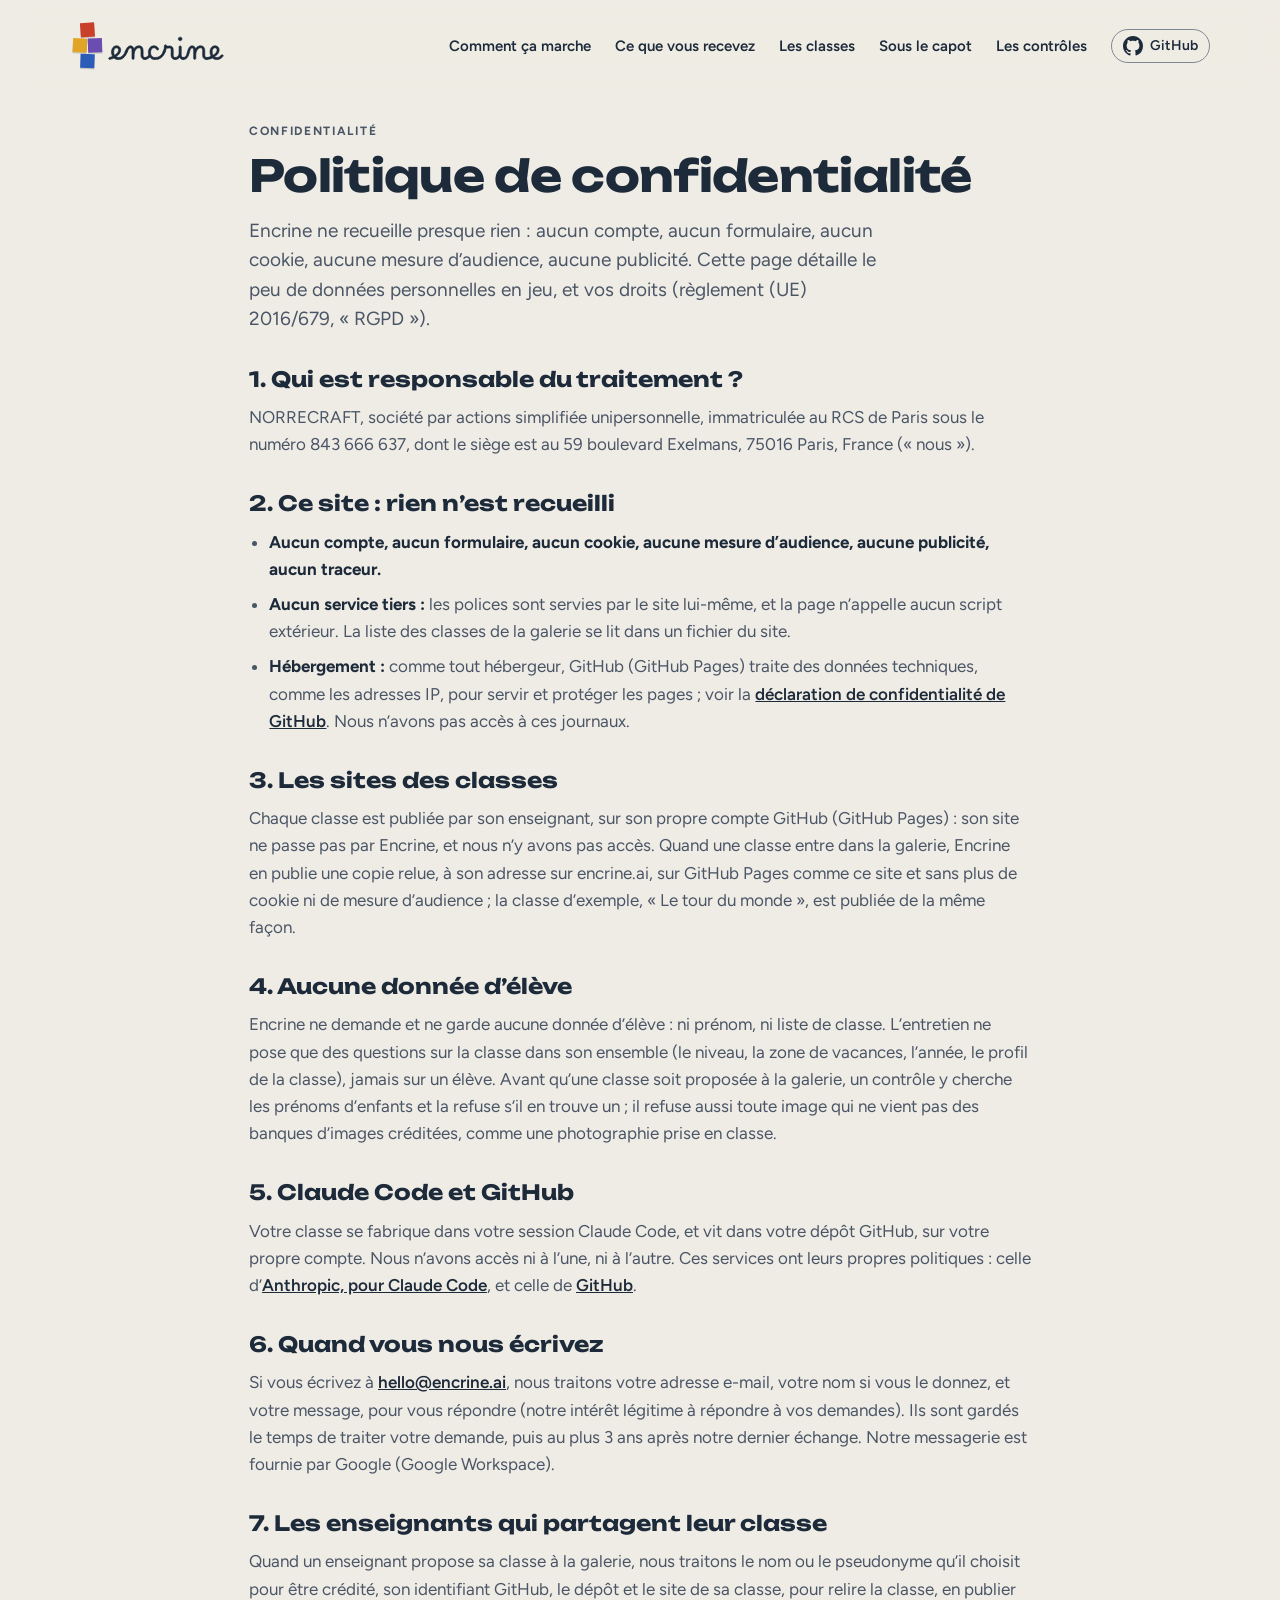
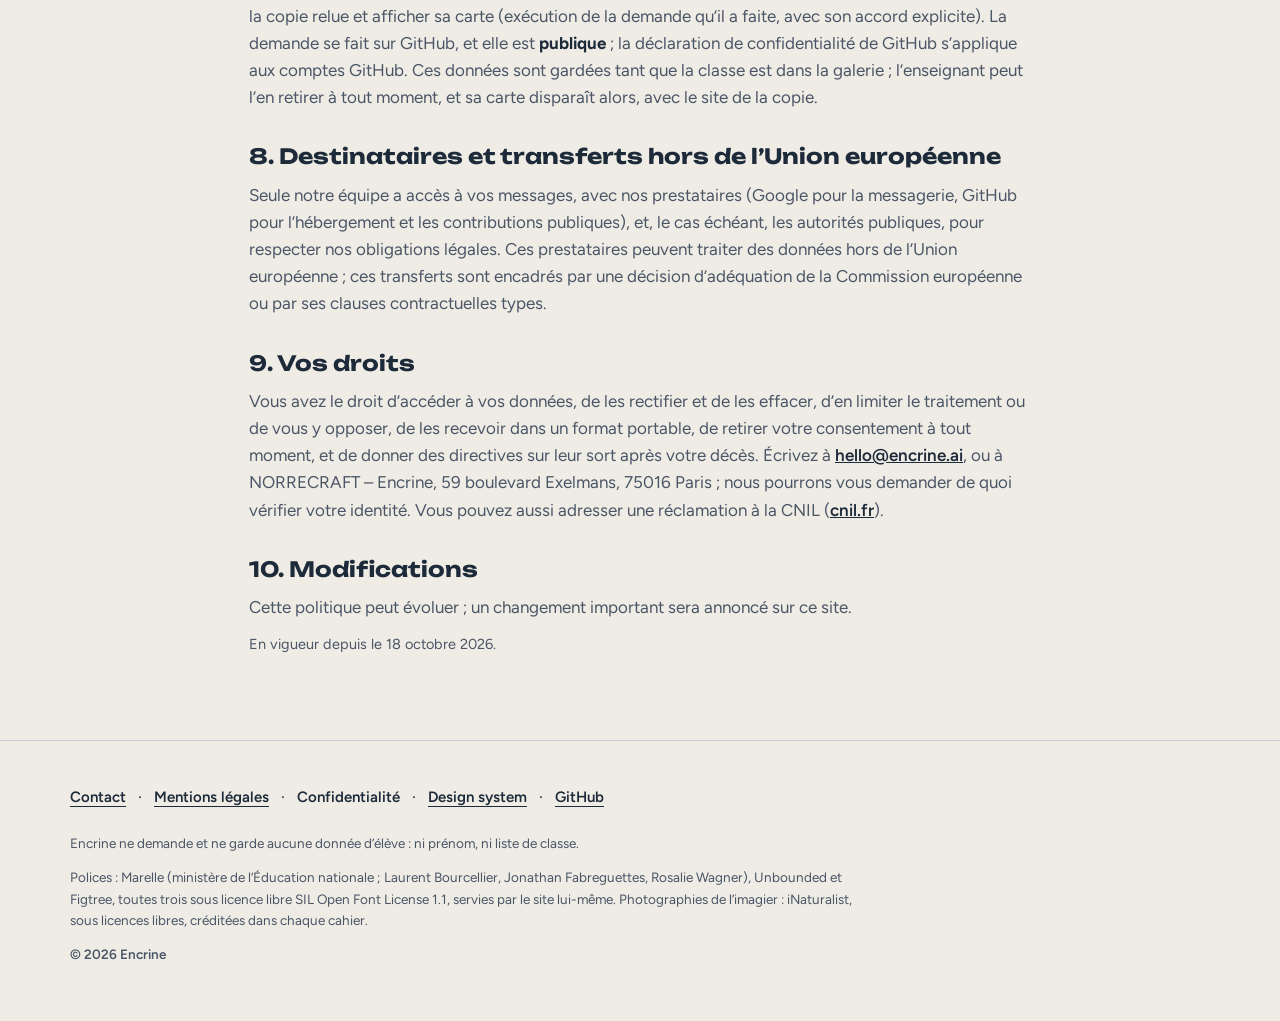
<file: confidentialite/index.html>
<!doctype html>
<html lang="fr">
<head>
<meta charset="utf-8">
<meta name="viewport" content="width=device-width, initial-scale=1, viewport-fit=cover">
<title>Confidentialité — Encrine</title>
<meta name="description" content="Politique de confidentialité d’Encrine : aucun compte, aucun cookie, aucune donnée d’élève ; vos droits.">
<!-- L'aperçu de lien (messageries, réseaux) : des adresses absolues ; l'image, assets/partage.png, vient de assets/partage.html (README). -->
<meta property="og:type" content="website">
<meta property="og:locale" content="fr_FR">
<meta property="og:site_name" content="Encrine">
<meta property="og:title" content="Confidentialité — Encrine">
<meta property="og:description" content="Politique de confidentialité d’Encrine : aucun compte, aucun cookie, aucune donnée d’élève ; vos droits.">
<meta property="og:url" content="https://encrine.ai/confidentialite/">
<meta property="og:image" content="https://encrine.ai/assets/partage.png">
<meta property="og:image:type" content="image/png">
<meta property="og:image:width" content="1200">
<meta property="og:image:height" content="630">
<meta property="og:image:alt" content="Le logo d’Encrine, la marelle de huit cases et le titre « Case après case, votre année de classe. »">
<meta name="twitter:card" content="summary_large_image">
<meta name="twitter:title" content="Confidentialité — Encrine">
<meta name="twitter:description" content="Politique de confidentialité d’Encrine : aucun compte, aucun cookie, aucune donnée d’élève ; vos droits.">
<meta name="twitter:image" content="https://encrine.ai/assets/partage.png">
<meta name="twitter:image:alt" content="Le logo d’Encrine, la marelle de huit cases et le titre « Case après case, votre année de classe. »">
<link rel="canonical" href="https://encrine.ai/confidentialite/">
<link rel="icon" href="../assets/icone-onglet.svg" type="image/svg+xml">
<link rel="apple-touch-icon" href="../assets/icone-encrine.svg">
<link rel="stylesheet" href="../styles.css">
</head>
<body>
<a class="evitement" href="#contenu">Aller au contenu</a>

<header class="entete">
  <div class="cadre">
    <a class="marque" href="../" aria-label="Encrine, accueil">
      <img class="clair" src="../assets/logo-encrine.svg" alt="encrine" width="661" height="221">
      <img class="sombre" src="../assets/logo-encrine-craie.svg" alt="encrine" width="661" height="221">
    </a>
    <nav class="nav" aria-label="Menu principal">
      <a href="../#comment">Comment ça marche</a>
      <a href="../#recu">Ce que vous recevez</a>
      <a href="../#classes">Les classes</a>
      <a href="../#capot">Sous le capot</a>
      <a href="../#controles">Les contrôles</a>
      <a class="nav__github" href="https://github.com/encrine-ai"><svg class="nav__icone" viewBox="0 0 16 16" width="20" height="20" aria-hidden="true" focusable="false"><path fill="currentColor" d="M8 0C3.58 0 0 3.58 0 8c0 3.54 2.29 6.53 5.47 7.59.4.07.55-.17.55-.38 0-.19-.01-.82-.01-1.49-2.01.37-2.53-.49-2.69-.94-.09-.23-.48-.94-.82-1.13-.28-.15-.68-.52-.01-.53.63-.01 1.08.58 1.23.82.72 1.21 1.87.87 2.33.66.07-.52.28-.87.51-1.07-1.78-.2-3.64-.89-3.64-3.95 0-.87.31-1.59.82-2.15-.08-.2-.36-1.02.08-2.12 0 0 .67-.21 2.2.82.64-.18 1.32-.27 2-.27.68 0 1.36.09 2 .27 1.53-1.04 2.2-.82 2.2-.82.44 1.1.16 1.92.08 2.12.51.56.82 1.27.82 2.15 0 3.07-1.87 3.75-3.65 3.95.29.25.54.73.54 1.48 0 1.07-.01 1.93-.01 2.2 0 .21.15.46.55.38A8.013 8.013 0 0016 8c0-4.42-3.58-8-8-8z"/></svg><span>GitHub</span></a>
    </nav>
  </div>
</header>

<main class="texte" id="contenu" tabindex="-1">
  <div class="cadre">
    <p class="surtitre">Confidentialité</p>
    <h1>Politique de confidentialité</h1>
    <p class="chapeau">Encrine ne recueille presque rien : aucun compte, aucun formulaire, aucun cookie, aucune mesure d’audience, aucune publicité. Cette page détaille le peu de données personnelles en jeu, et vos droits (règlement (UE) 2016/679, « RGPD »).</p>

    <section>
      <h2>1. Qui est responsable du traitement ?</h2>
      <p>NORRECRAFT, société par actions simplifiée unipersonnelle, immatriculée au RCS de Paris sous le numéro 843 666 637, dont le siège est au 59 boulevard Exelmans, 75016 Paris, France (« nous »).</p>
    </section>

    <section>
      <h2>2. Ce site : rien n’est recueilli</h2>
      <ul>
        <li><b>Aucun compte, aucun formulaire, aucun cookie, aucune mesure d’audience, aucune publicité, aucun traceur.</b></li>
        <li><b>Aucun service tiers :</b> les polices sont servies par le site lui-même, et la page n’appelle aucun script extérieur. La liste des classes de la galerie se lit dans un fichier du site.</li>
        <li><b>Hébergement :</b> comme tout hébergeur, GitHub (GitHub Pages) traite des données techniques, comme les adresses IP, pour servir et protéger les pages ; voir la <a href="https://docs.github.com/site-policy/privacy-policies/github-general-privacy-statement">déclaration de confidentialité de GitHub</a>. Nous n’avons pas accès à ces journaux.</li>
      </ul>
    </section>

    <section>
      <h2>3. Les sites des classes</h2>
      <p>Chaque classe est publiée par son enseignant, sur son propre compte GitHub (GitHub Pages) : son site ne passe pas par Encrine, et nous n’y avons pas accès. Quand une classe entre dans la galerie, Encrine en publie une copie relue, à son adresse sur encrine.ai, sur GitHub Pages comme ce site et sans plus de cookie ni de mesure d’audience ; la classe d’exemple, « Le tour du monde », est publiée de la même façon.</p>
    </section>

    <section>
      <h2>4. Aucune donnée d’élève</h2>
      <p>Encrine ne demande et ne garde aucune donnée d’élève : ni prénom, ni liste de classe. L’entretien ne pose que des questions sur la classe dans son ensemble (le niveau, la zone de vacances, l’année, le profil de la classe), jamais sur un élève. Avant qu’une classe soit proposée à la galerie, un contrôle y cherche les prénoms d’enfants et la refuse s’il en trouve un ; il refuse aussi toute image qui ne vient pas des banques d’images créditées, comme une photographie prise en classe.</p>
    </section>

    <section>
      <h2>5. Claude Code et GitHub</h2>
      <p>Votre classe se fabrique dans votre session Claude Code, et vit dans votre dépôt GitHub, sur votre propre compte. Nous n’avons accès ni à l’une, ni à l’autre. Ces services ont leurs propres politiques : celle d’<a href="https://www.anthropic.com/legal/privacy">Anthropic, pour Claude Code</a>, et celle de <a href="https://docs.github.com/site-policy/privacy-policies/github-general-privacy-statement">GitHub</a>.</p>
    </section>

    <section>
      <h2>6. Quand vous nous écrivez</h2>
      <p>Si vous écrivez à <a href="mailto:hello@encrine.ai">hello@encrine.ai</a>, nous traitons votre adresse e-mail, votre nom si vous le donnez, et votre message, pour vous répondre (notre intérêt légitime à répondre à vos demandes). Ils sont gardés le temps de traiter votre demande, puis au plus 3 ans après notre dernier échange. Notre messagerie est fournie par Google (Google Workspace).</p>
    </section>

    <section>
      <h2>7. Les enseignants qui partagent leur classe</h2>
      <p>Quand un enseignant propose sa classe à la galerie, nous traitons le nom ou le pseudonyme qu’il choisit pour être crédité, son identifiant GitHub, le dépôt et le site de sa classe, pour relire la classe, en publier la copie relue et afficher sa carte (exécution de la demande qu’il a faite, avec son accord explicite). La demande se fait sur GitHub, et elle est <b>publique</b> ; la déclaration de confidentialité de GitHub s’applique aux comptes GitHub. Ces données sont gardées tant que la classe est dans la galerie ; l’enseignant peut l’en retirer à tout moment, et sa carte disparaît alors, avec le site de la copie.</p>
    </section>

    <section>
      <h2>8. Destinataires et transferts hors de l’Union européenne</h2>
      <p>Seule notre équipe a accès à vos messages, avec nos prestataires (Google pour la messagerie, GitHub pour l’hébergement et les contributions publiques), et, le cas échéant, les autorités publiques, pour respecter nos obligations légales. Ces prestataires peuvent traiter des données hors de l’Union européenne ; ces transferts sont encadrés par une décision d’adéquation de la Commission européenne ou par ses clauses contractuelles types.</p>
    </section>

    <section>
      <h2>9. Vos droits</h2>
      <p>Vous avez le droit d’accéder à vos données, de les rectifier et de les effacer, d’en limiter le traitement ou de vous y opposer, de les recevoir dans un format portable, de retirer votre consentement à tout moment, et de donner des directives sur leur sort après votre décès. Écrivez à <a href="mailto:hello@encrine.ai">hello@encrine.ai</a>, ou à NORRECRAFT – Encrine, 59 boulevard Exelmans, 75016 Paris ; nous pourrons vous demander de quoi vérifier votre identité. Vous pouvez aussi adresser une réclamation à la CNIL (<a href="https://www.cnil.fr/">cnil.fr</a>).</p>
    </section>

    <section>
      <h2>10. Modifications</h2>
      <p>Cette politique peut évoluer ; un changement important sera annoncé sur ce site.</p>
      <p class="texte__date">En vigueur depuis le 18 octobre 2026.</p>
    </section>
  </div>
</main>

<footer class="pied">
  <div class="cadre">
    <nav class="pied__liens" aria-label="Informations">
      <ul>
        <li><a href="../contact/">Contact</a></li>
        <li><a href="../mentions-legales/">Mentions légales</a></li>
        <li><a href="../confidentialite/" aria-current="page">Confidentialité</a></li>
        <li><a href="../design/">Design system</a></li>
        <li><a href="https://github.com/encrine-ai">GitHub</a></li>
      </ul>
    </nav>
    <p>Encrine ne demande et ne garde aucune donnée d’élève : ni prénom, ni liste de classe.</p>
    <p>Polices : Marelle (ministère de l’Éducation nationale ; Laurent Bourcellier, Jonathan Fabreguettes, Rosalie Wagner), Unbounded et Figtree, toutes trois sous licence libre SIL Open Font License 1.1, servies par le site lui-même. Photographies de l’imagier : iNaturalist, sous licences libres, créditées dans chaque cahier.</p>
    <p class="pied__copyright">© 2026 Encrine</p>
  </div>
</footer>
<script src="../site.js"></script>
</body>
</html>
</file>
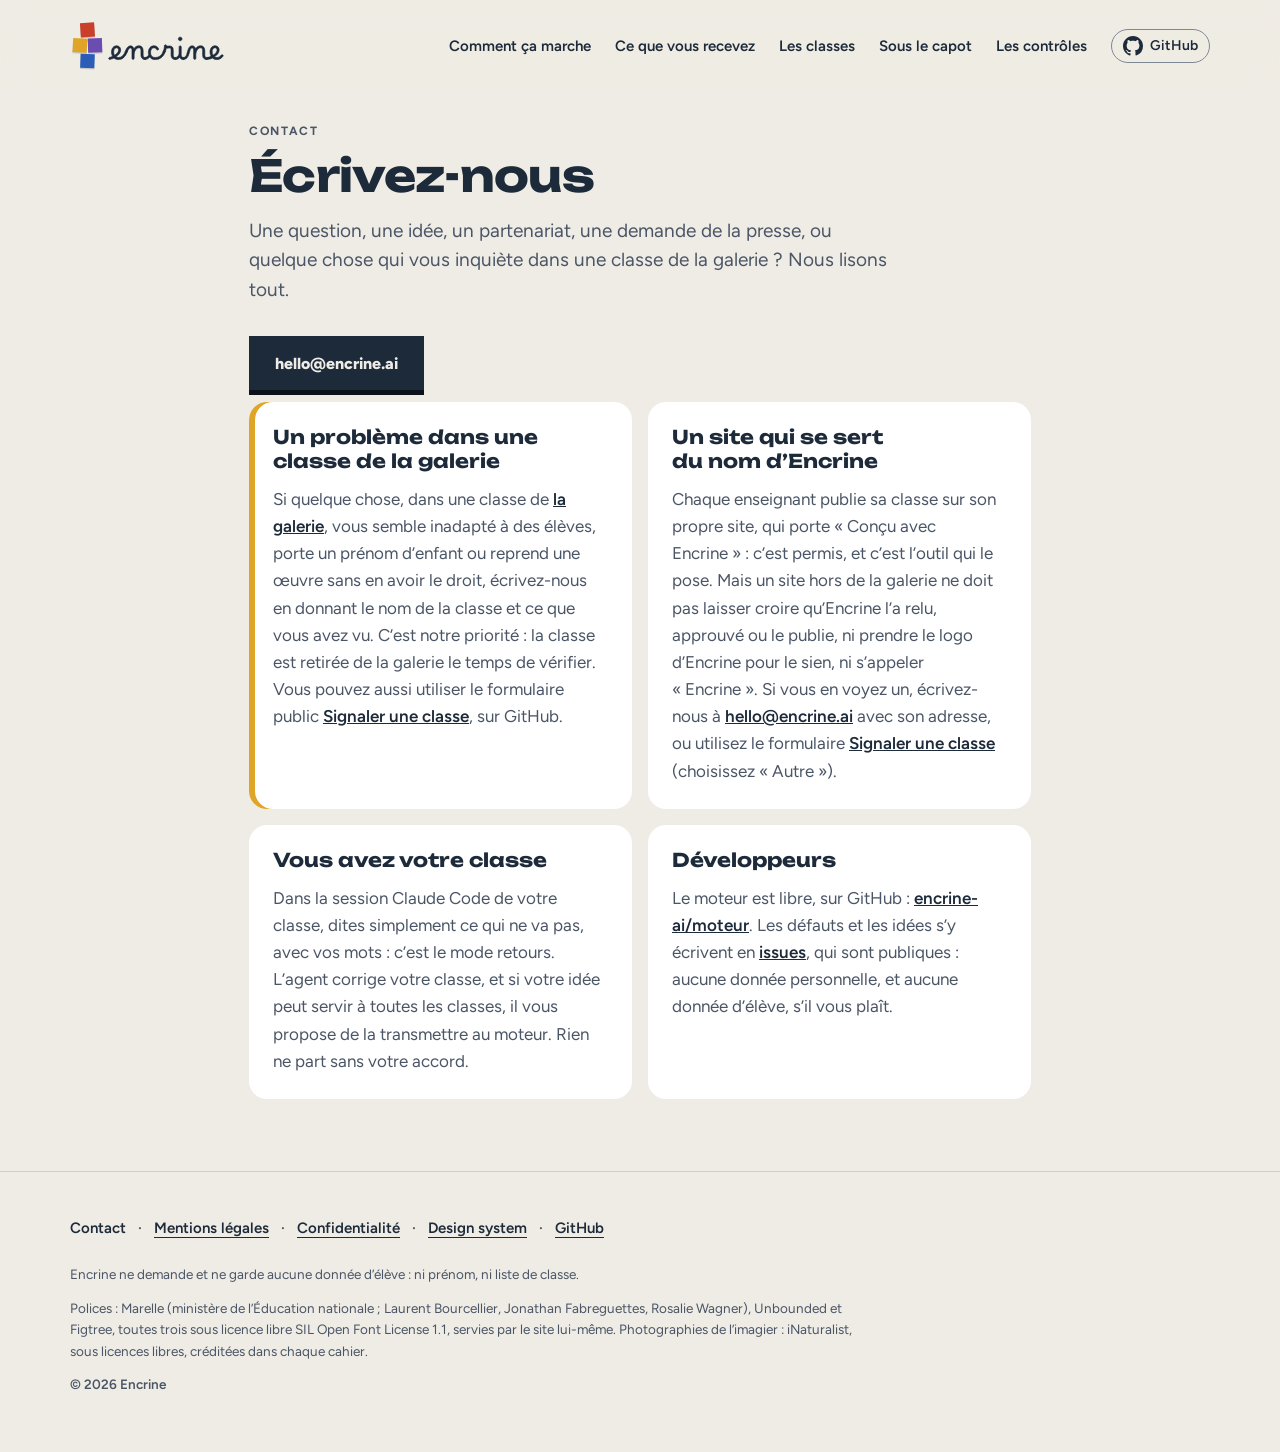
<file: contact/index.html>
<!doctype html>
<html lang="fr">
<head>
<meta charset="utf-8">
<meta name="viewport" content="width=device-width, initial-scale=1, viewport-fit=cover">
<title>Contact — Encrine</title>
<meta name="description" content="Écrire à Encrine : une question, une idée, un partenariat, la presse, ou un contenu qui pose problème dans une classe de la galerie.">
<!-- L'aperçu de lien (messageries, réseaux) : des adresses absolues ; l'image, assets/partage.png, vient de assets/partage.html (README). -->
<meta property="og:type" content="website">
<meta property="og:locale" content="fr_FR">
<meta property="og:site_name" content="Encrine">
<meta property="og:title" content="Contact — Encrine">
<meta property="og:description" content="Écrire à Encrine : une question, une idée, un partenariat, la presse, ou un contenu qui pose problème dans une classe de la galerie.">
<meta property="og:url" content="https://encrine.ai/contact/">
<meta property="og:image" content="https://encrine.ai/assets/partage.png">
<meta property="og:image:type" content="image/png">
<meta property="og:image:width" content="1200">
<meta property="og:image:height" content="630">
<meta property="og:image:alt" content="Le logo d’Encrine, la marelle de huit cases et le titre « Case après case, votre année de classe. »">
<meta name="twitter:card" content="summary_large_image">
<meta name="twitter:title" content="Contact — Encrine">
<meta name="twitter:description" content="Écrire à Encrine : une question, une idée, un partenariat, la presse, ou un contenu qui pose problème dans une classe de la galerie.">
<meta name="twitter:image" content="https://encrine.ai/assets/partage.png">
<meta name="twitter:image:alt" content="Le logo d’Encrine, la marelle de huit cases et le titre « Case après case, votre année de classe. »">
<link rel="canonical" href="https://encrine.ai/contact/">
<link rel="icon" href="../assets/icone-onglet.svg" type="image/svg+xml">
<link rel="apple-touch-icon" href="../assets/icone-encrine.svg">
<link rel="stylesheet" href="../styles.css">
</head>
<body>
<a class="evitement" href="#contenu">Aller au contenu</a>

<header class="entete">
  <div class="cadre">
    <a class="marque" href="../" aria-label="Encrine, accueil">
      <img class="clair" src="../assets/logo-encrine.svg" alt="encrine" width="661" height="221">
      <img class="sombre" src="../assets/logo-encrine-craie.svg" alt="encrine" width="661" height="221">
    </a>
    <nav class="nav" aria-label="Menu principal">
      <a href="../#comment">Comment ça marche</a>
      <a href="../#recu">Ce que vous recevez</a>
      <a href="../#classes">Les classes</a>
      <a href="../#capot">Sous le capot</a>
      <a href="../#controles">Les contrôles</a>
      <a class="nav__github" href="https://github.com/encrine-ai"><svg class="nav__icone" viewBox="0 0 16 16" width="20" height="20" aria-hidden="true" focusable="false"><path fill="currentColor" d="M8 0C3.58 0 0 3.58 0 8c0 3.54 2.29 6.53 5.47 7.59.4.07.55-.17.55-.38 0-.19-.01-.82-.01-1.49-2.01.37-2.53-.49-2.69-.94-.09-.23-.48-.94-.82-1.13-.28-.15-.68-.52-.01-.53.63-.01 1.08.58 1.23.82.72 1.21 1.87.87 2.33.66.07-.52.28-.87.51-1.07-1.78-.2-3.64-.89-3.64-3.95 0-.87.31-1.59.82-2.15-.08-.2-.36-1.02.08-2.12 0 0 .67-.21 2.2.82.64-.18 1.32-.27 2-.27.68 0 1.36.09 2 .27 1.53-1.04 2.2-.82 2.2-.82.44 1.1.16 1.92.08 2.12.51.56.82 1.27.82 2.15 0 3.07-1.87 3.75-3.65 3.95.29.25.54.73.54 1.48 0 1.07-.01 1.93-.01 2.2 0 .21.15.46.55.38A8.013 8.013 0 0016 8c0-4.42-3.58-8-8-8z"/></svg><span>GitHub</span></a>
    </nav>
  </div>
</header>

<main class="texte" id="contenu" tabindex="-1">
  <div class="cadre">
    <p class="surtitre">Contact</p>
    <h1>Écrivez-nous</h1>
    <p class="chapeau">Une question, une idée, un partenariat, une demande de la presse, ou quelque chose qui vous inquiète dans une classe de la galerie ? Nous lisons tout.</p>
    <p class="texte__courriel"><a class="bouton bouton--principal" href="mailto:hello@encrine.ai">hello@encrine.ai</a></p>

    <div class="texte__cartes">
      <section>
        <h2>Un problème dans une classe de la galerie</h2>
        <p>Si quelque chose, dans une classe de <a href="../#classes">la galerie</a>, vous semble inadapté à des élèves, porte un prénom d’enfant ou reprend une œuvre sans en avoir le droit, écrivez-nous en donnant le nom de la classe et ce que vous avez vu. C’est notre priorité : la classe est retirée de la galerie le temps de vérifier. Vous pouvez aussi utiliser le formulaire public <a href="https://github.com/encrine-ai/encrine-ai.github.io/issues/new?template=signaler-une-classe.yml">Signaler une classe</a>, sur GitHub.</p>
      </section>
      <section>
        <h2>Un site qui se sert du nom d’Encrine</h2>
        <p>Chaque enseignant publie sa classe sur son propre site, qui porte «&nbsp;Conçu avec Encrine&nbsp;» : c’est permis, et c’est l’outil qui le pose. Mais un site hors de la galerie ne doit pas laisser croire qu’Encrine l’a relu, approuvé ou le publie, ni prendre le logo d’Encrine pour le sien, ni s’appeler «&nbsp;Encrine&nbsp;». Si vous en voyez un, écrivez-nous à <a href="mailto:hello@encrine.ai">hello@encrine.ai</a> avec son adresse, ou utilisez le formulaire <a href="https://github.com/encrine-ai/encrine-ai.github.io/issues/new?template=signaler-une-classe.yml">Signaler une classe</a> (choisissez «&nbsp;Autre&nbsp;»).</p>
      </section>
      <section>
        <h2>Vous avez votre classe</h2>
        <p>Dans la session Claude Code de votre classe, dites simplement ce qui ne va pas, avec vos mots : c’est le mode retours. L’agent corrige votre classe, et si votre idée peut servir à toutes les classes, il vous propose de la transmettre au moteur. Rien ne part sans votre accord.</p>
      </section>
      <section>
        <h2>Développeurs</h2>
        <p>Le moteur est libre, sur GitHub : <a href="https://github.com/encrine-ai/moteur">encrine-ai/moteur</a>. Les défauts et les idées s’y écrivent en <a href="https://github.com/encrine-ai/moteur/issues">issues</a>, qui sont publiques : aucune donnée personnelle, et aucune donnée d’élève, s’il vous plaît.</p>
      </section>
    </div>
  </div>
</main>

<footer class="pied">
  <div class="cadre">
    <nav class="pied__liens" aria-label="Informations">
      <ul>
        <li><a href="../contact/" aria-current="page">Contact</a></li>
        <li><a href="../mentions-legales/">Mentions légales</a></li>
        <li><a href="../confidentialite/">Confidentialité</a></li>
        <li><a href="../design/">Design system</a></li>
        <li><a href="https://github.com/encrine-ai">GitHub</a></li>
      </ul>
    </nav>
    <p>Encrine ne demande et ne garde aucune donnée d’élève : ni prénom, ni liste de classe.</p>
    <p>Polices : Marelle (ministère de l’Éducation nationale ; Laurent Bourcellier, Jonathan Fabreguettes, Rosalie Wagner), Unbounded et Figtree, toutes trois sous licence libre SIL Open Font License 1.1, servies par le site lui-même. Photographies de l’imagier : iNaturalist, sous licences libres, créditées dans chaque cahier.</p>
    <p class="pied__copyright">© 2026 Encrine</p>
  </div>
</footer>
<script src="../site.js"></script>
</body>
</html>
</file>
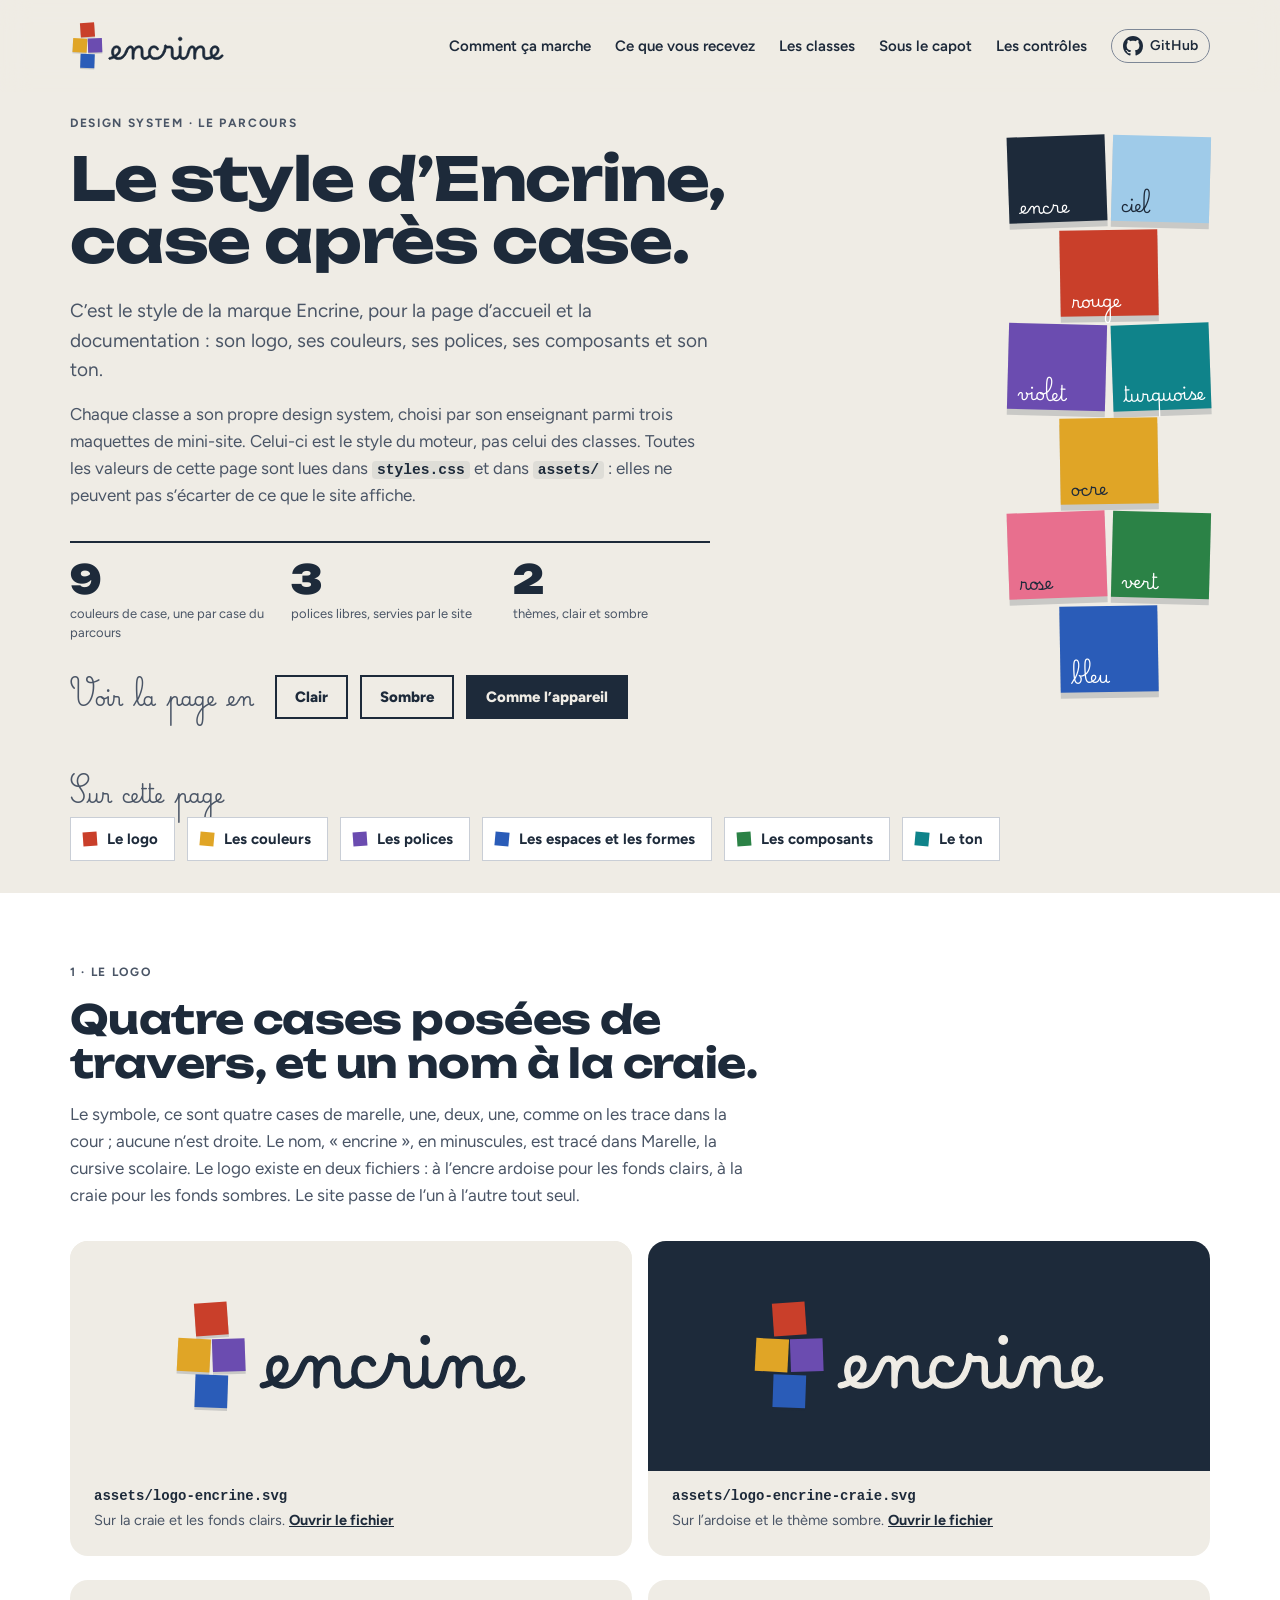
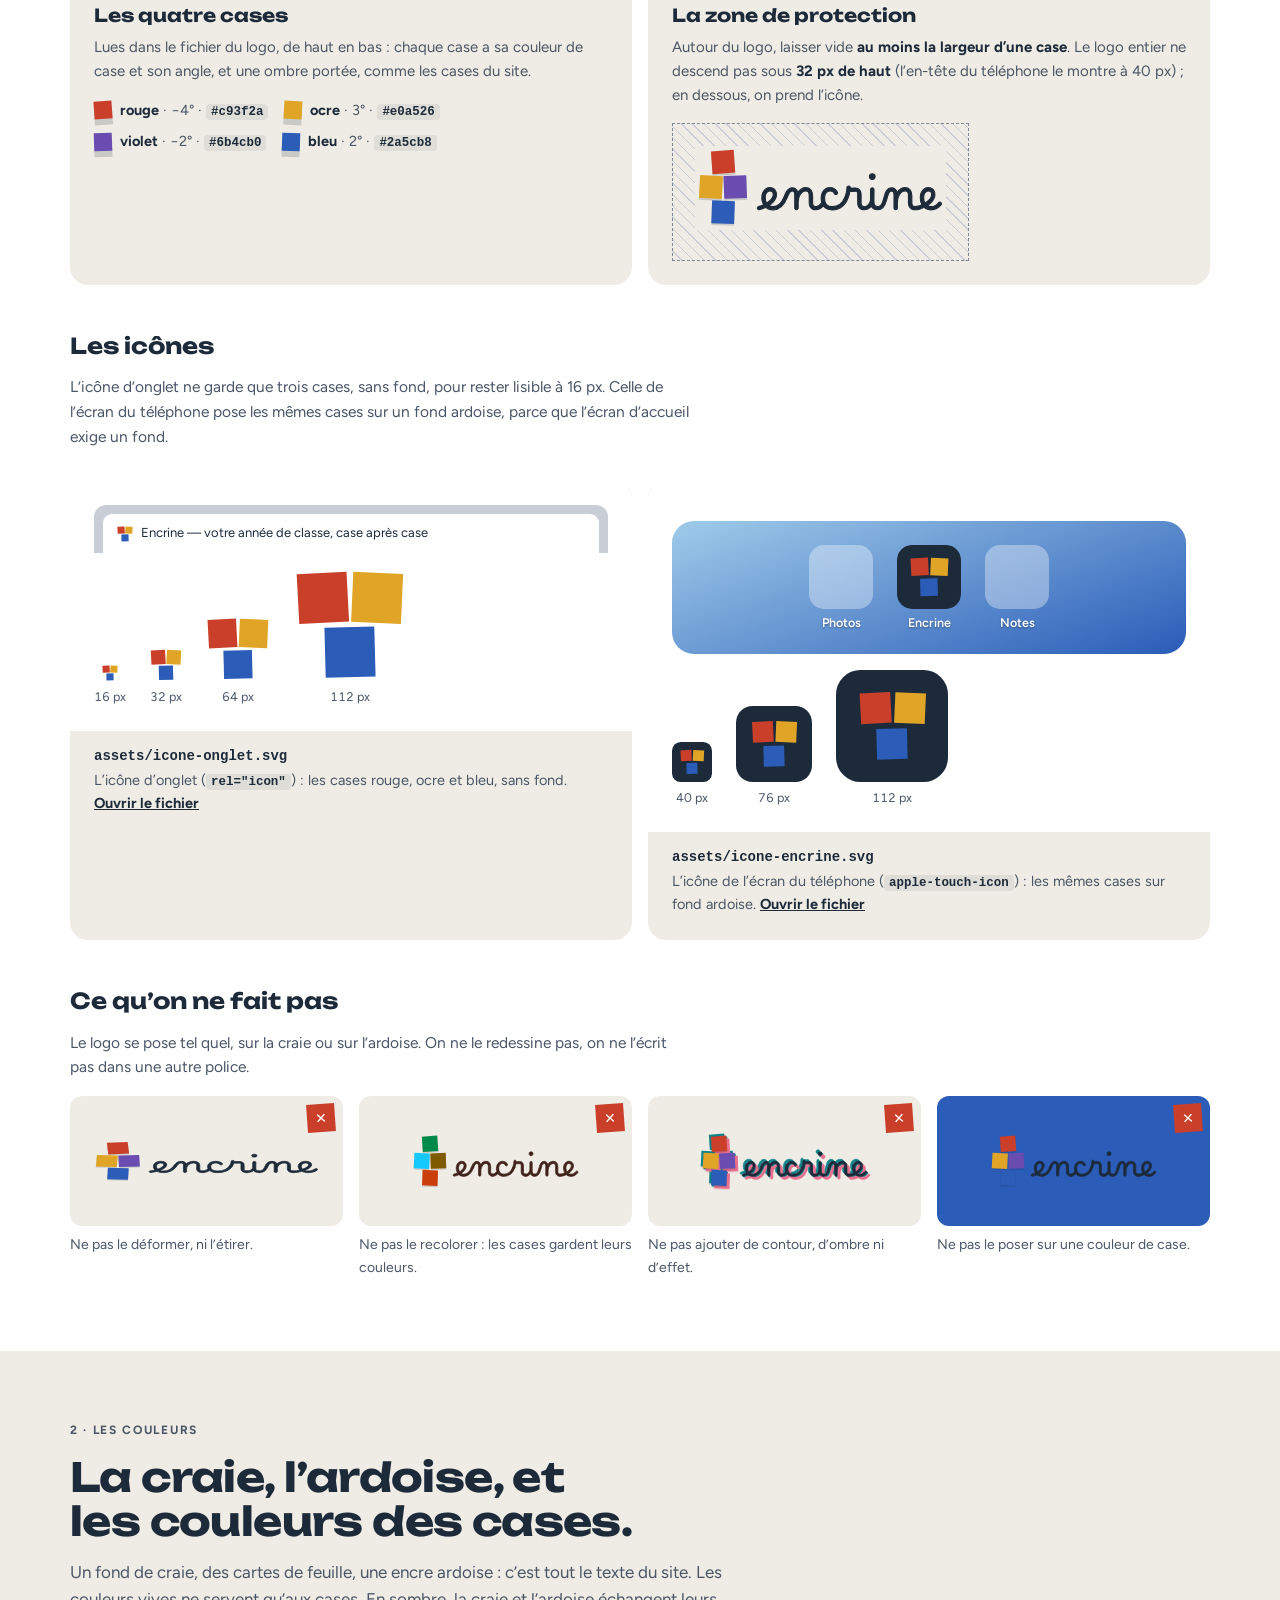
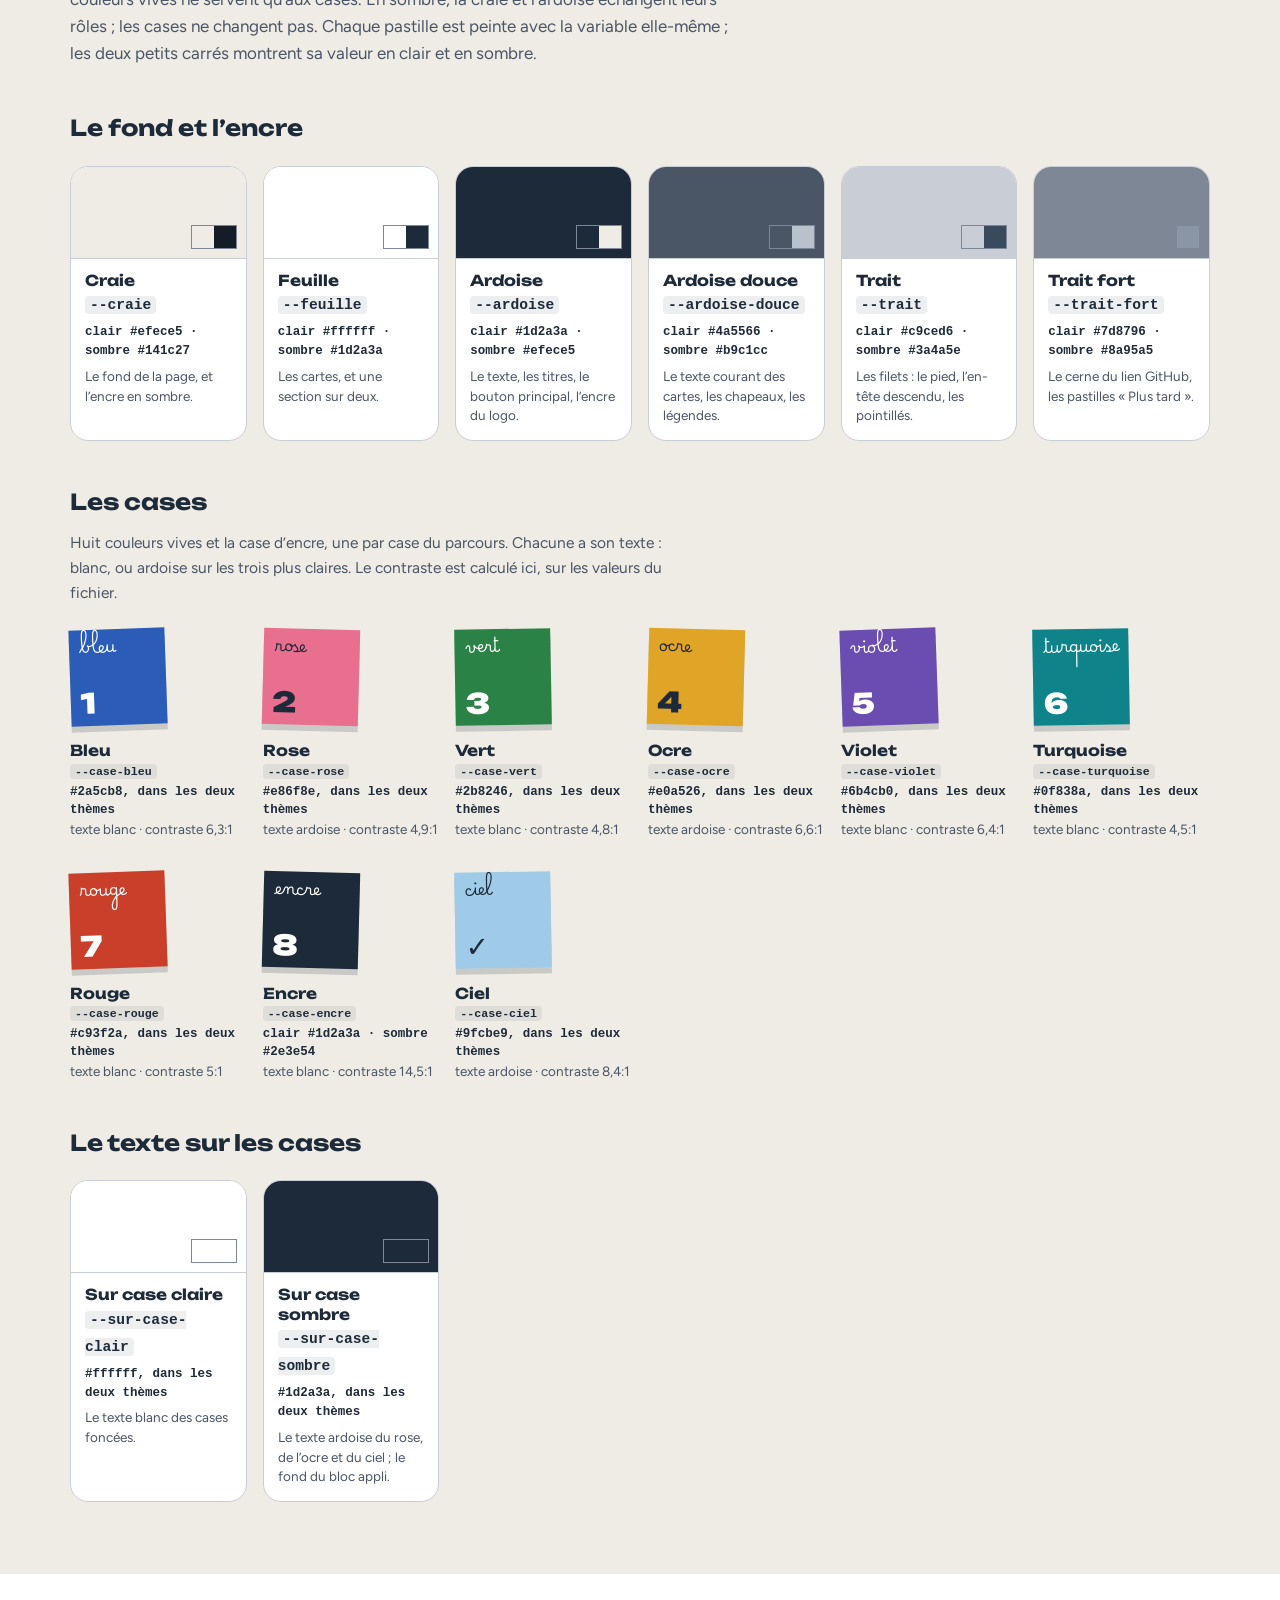
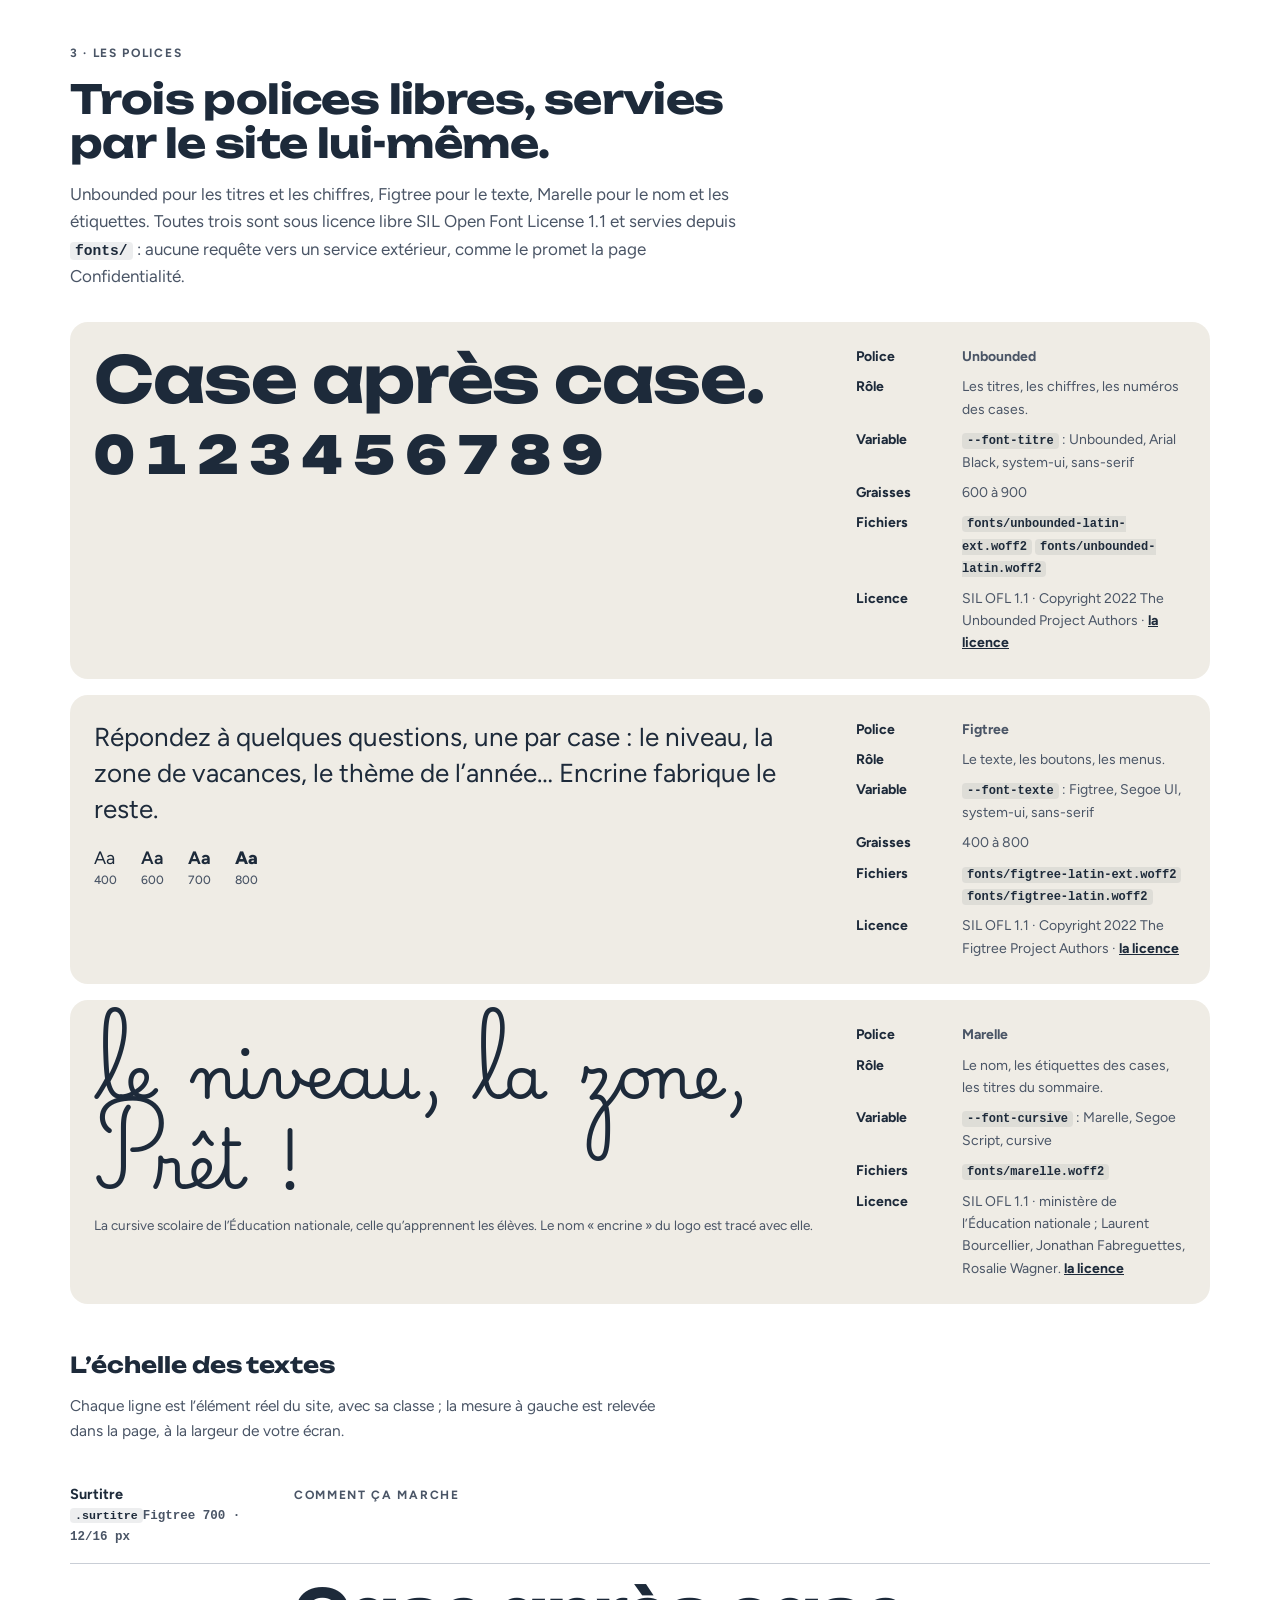
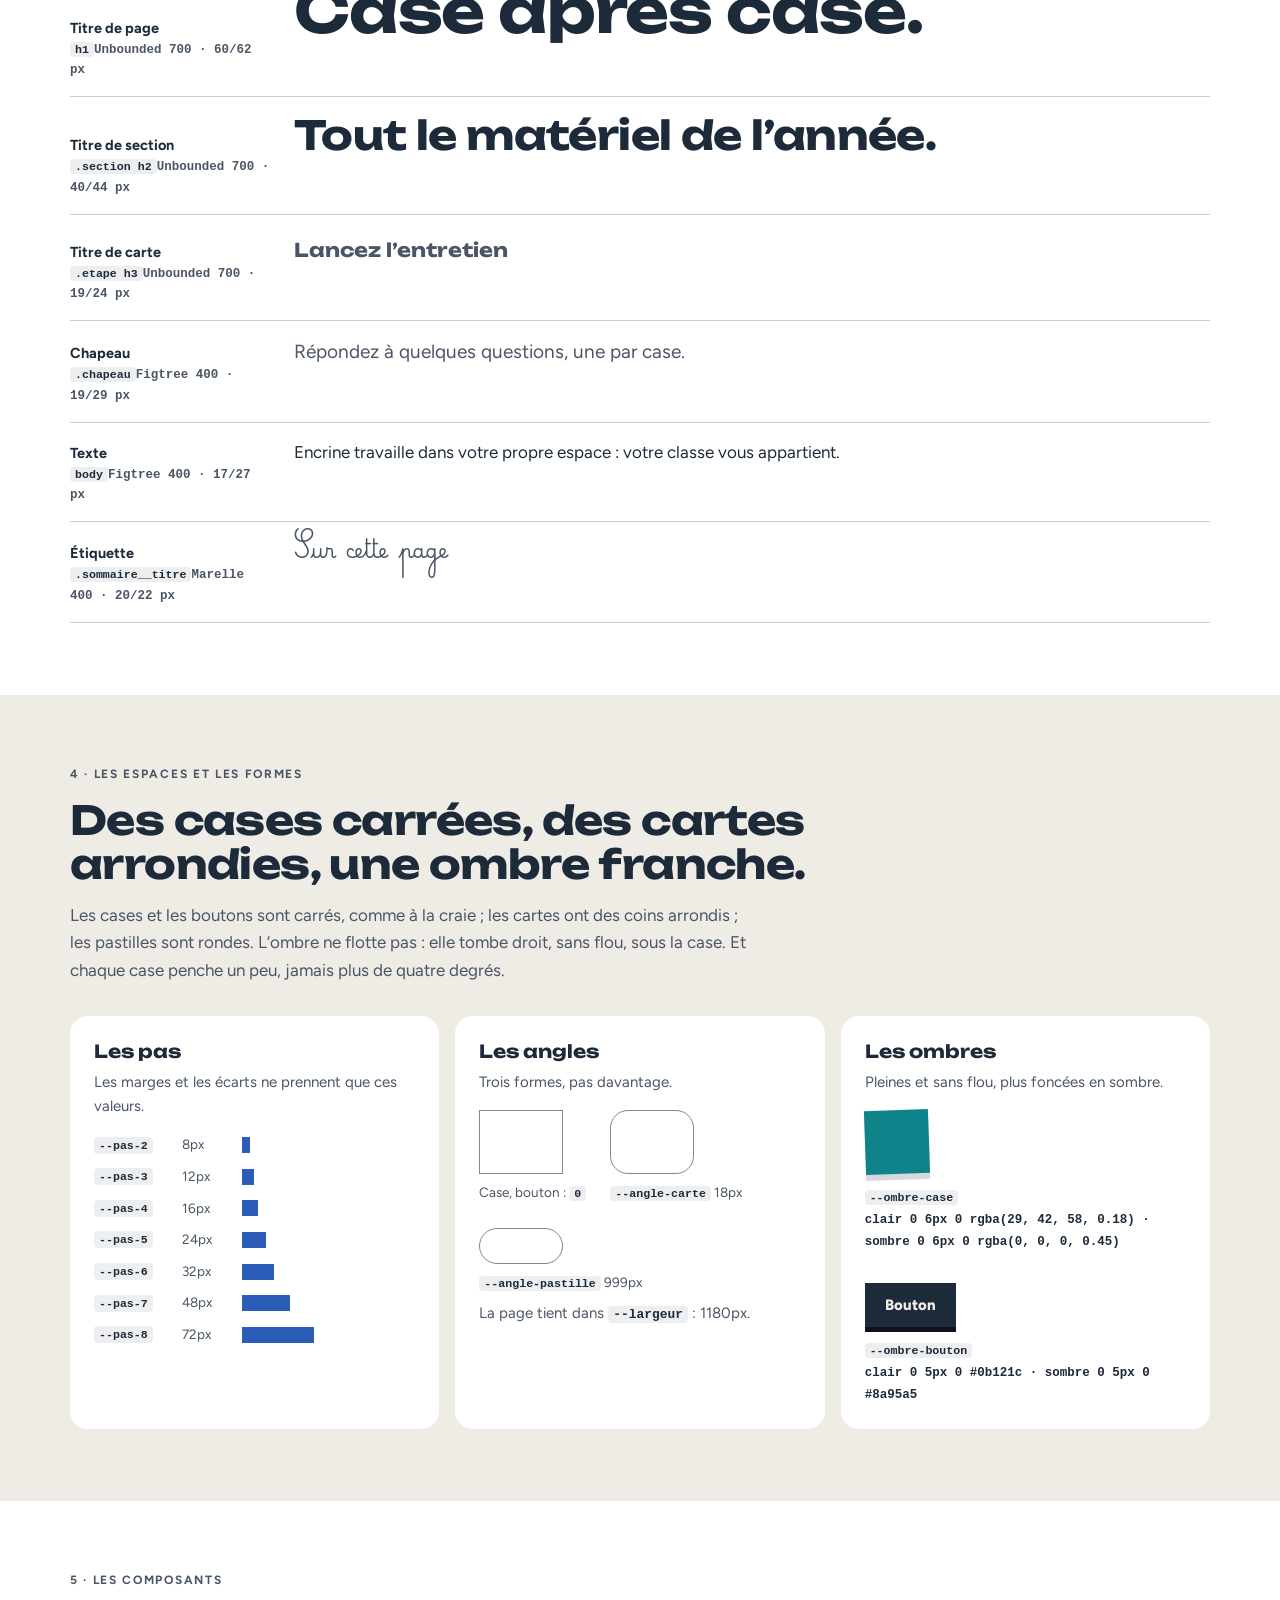
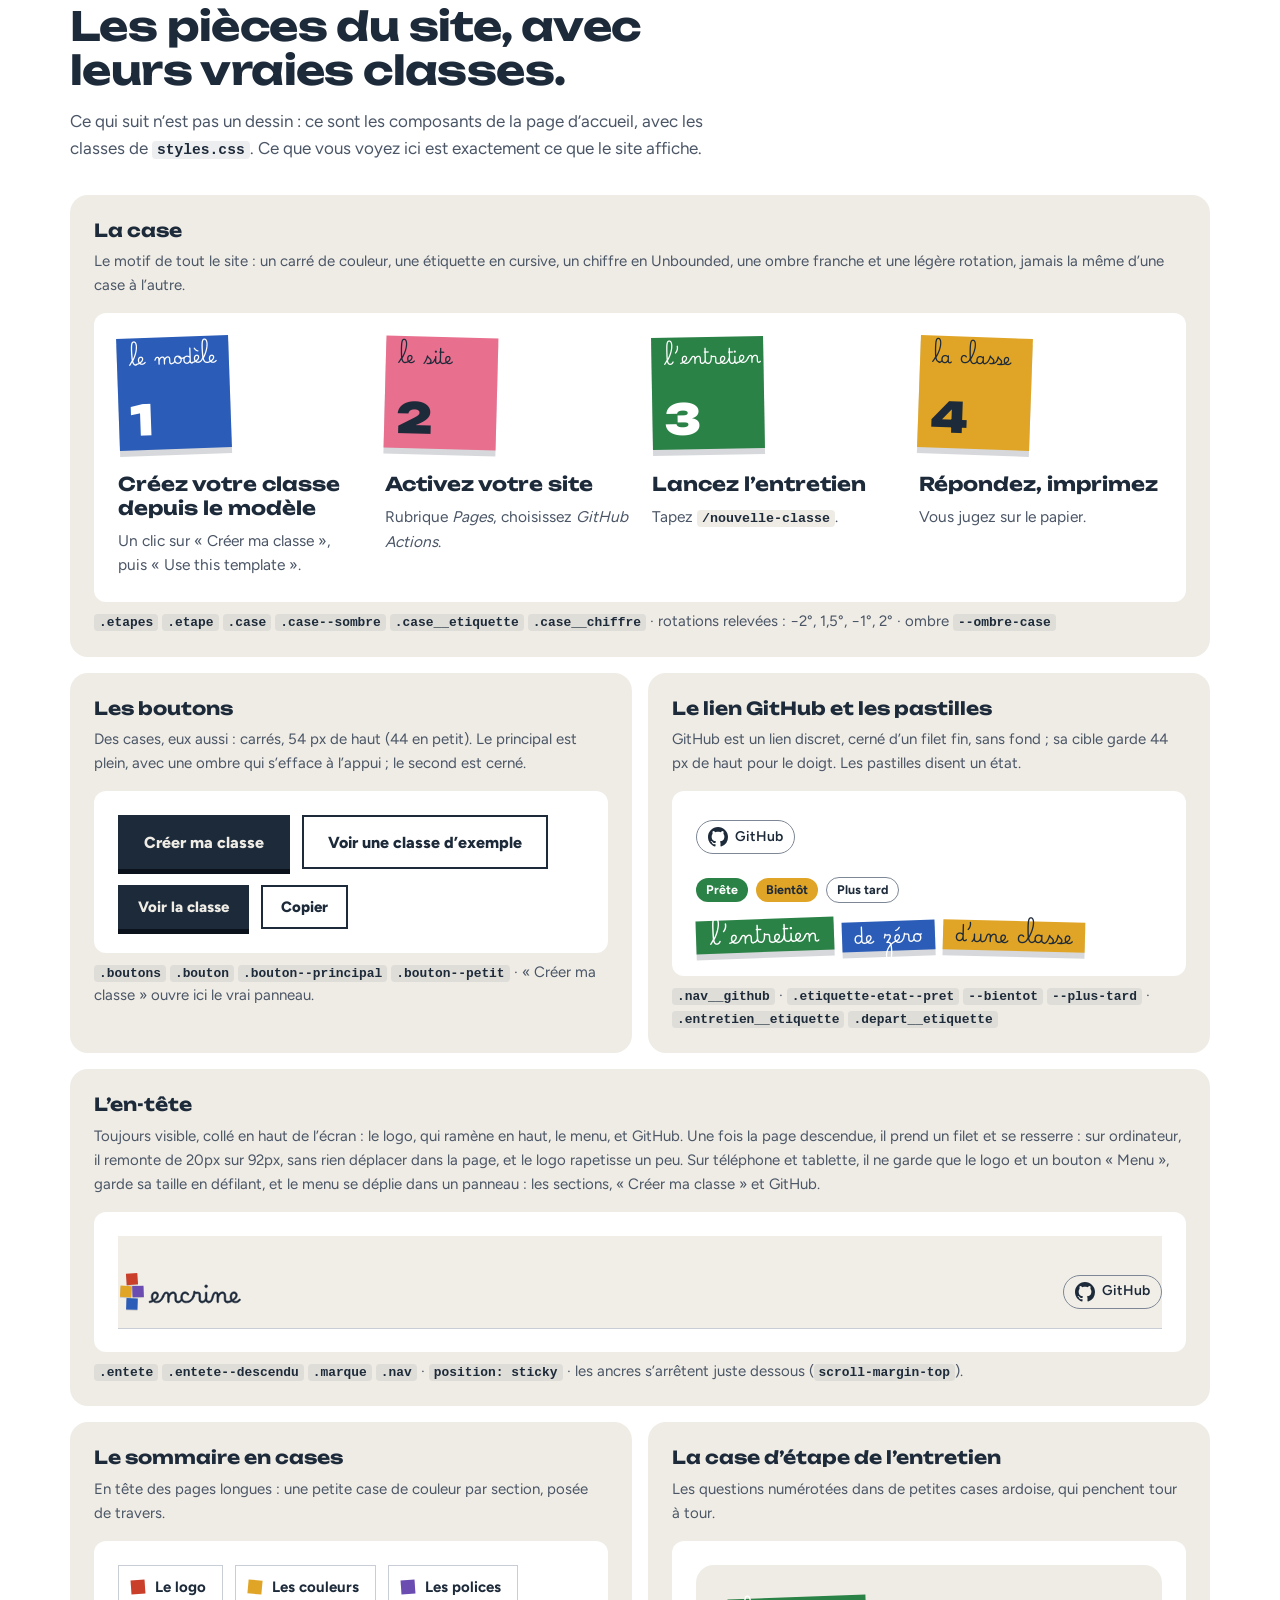
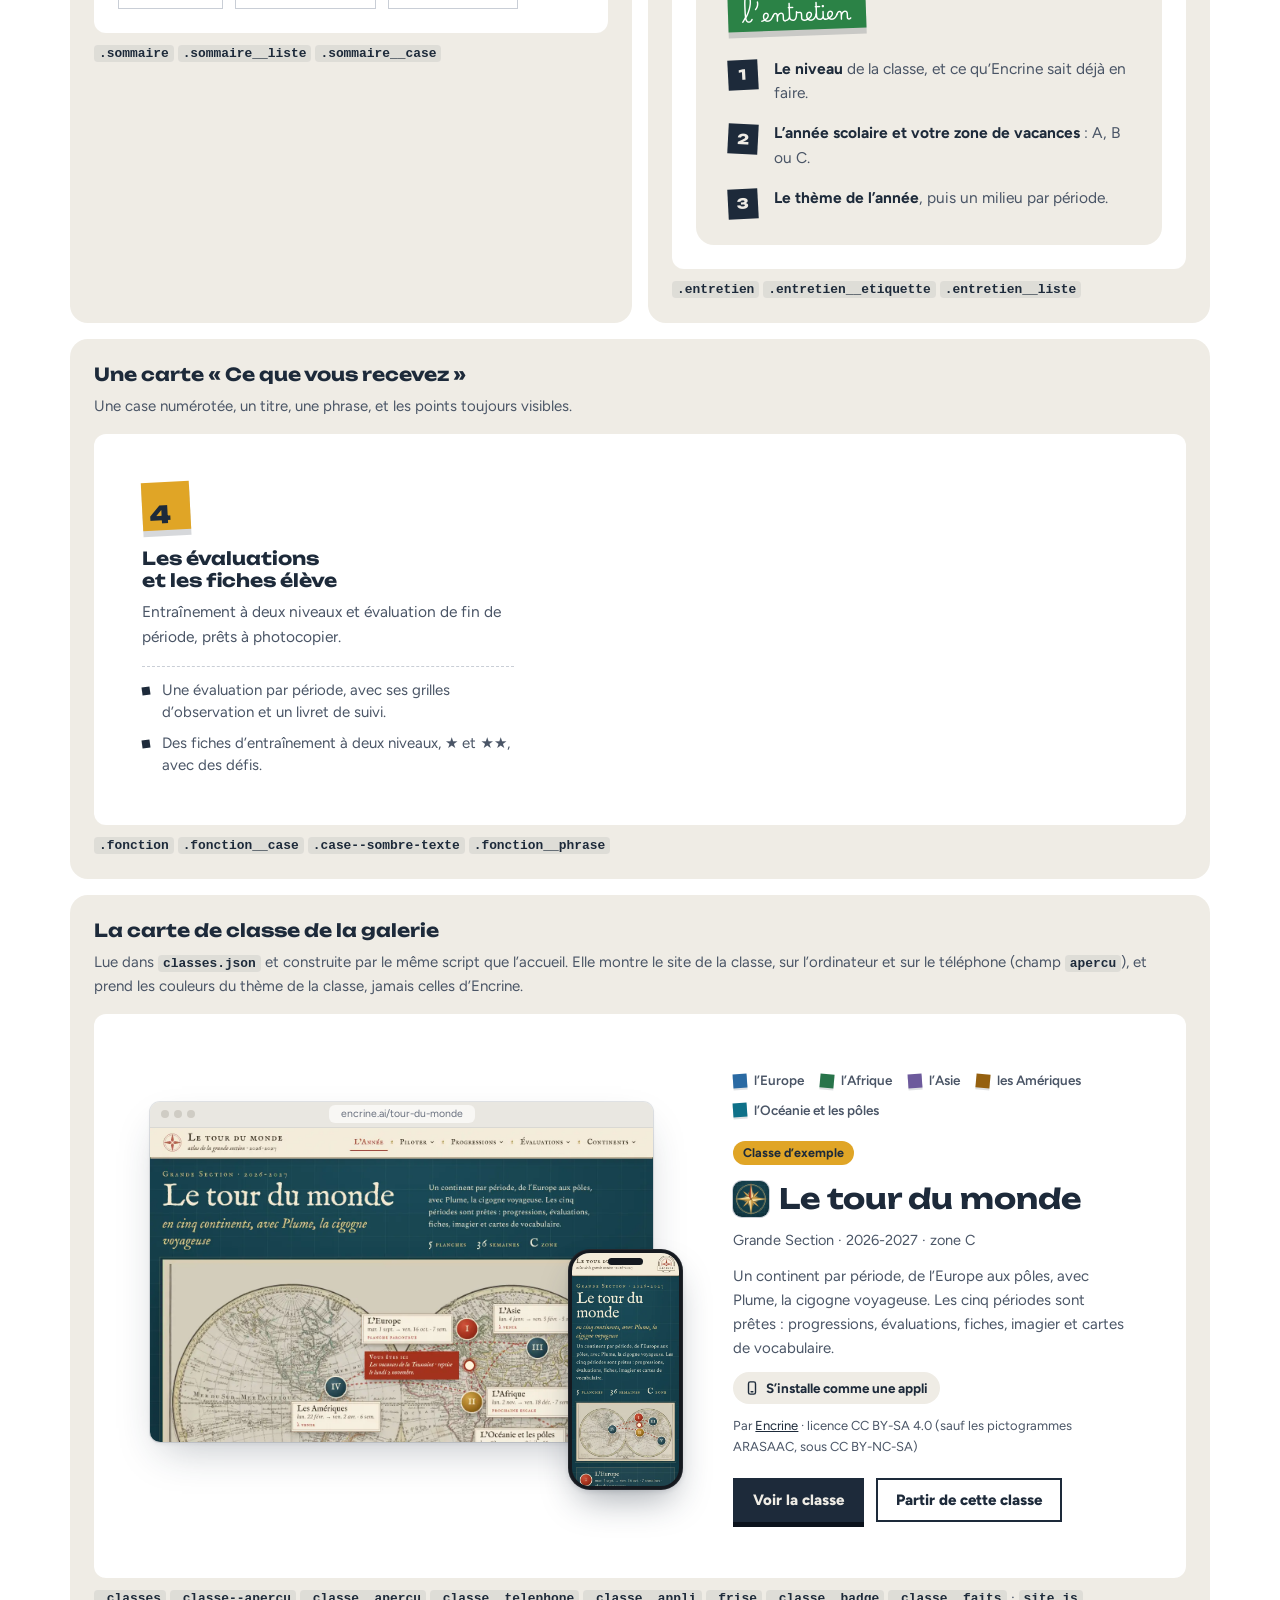
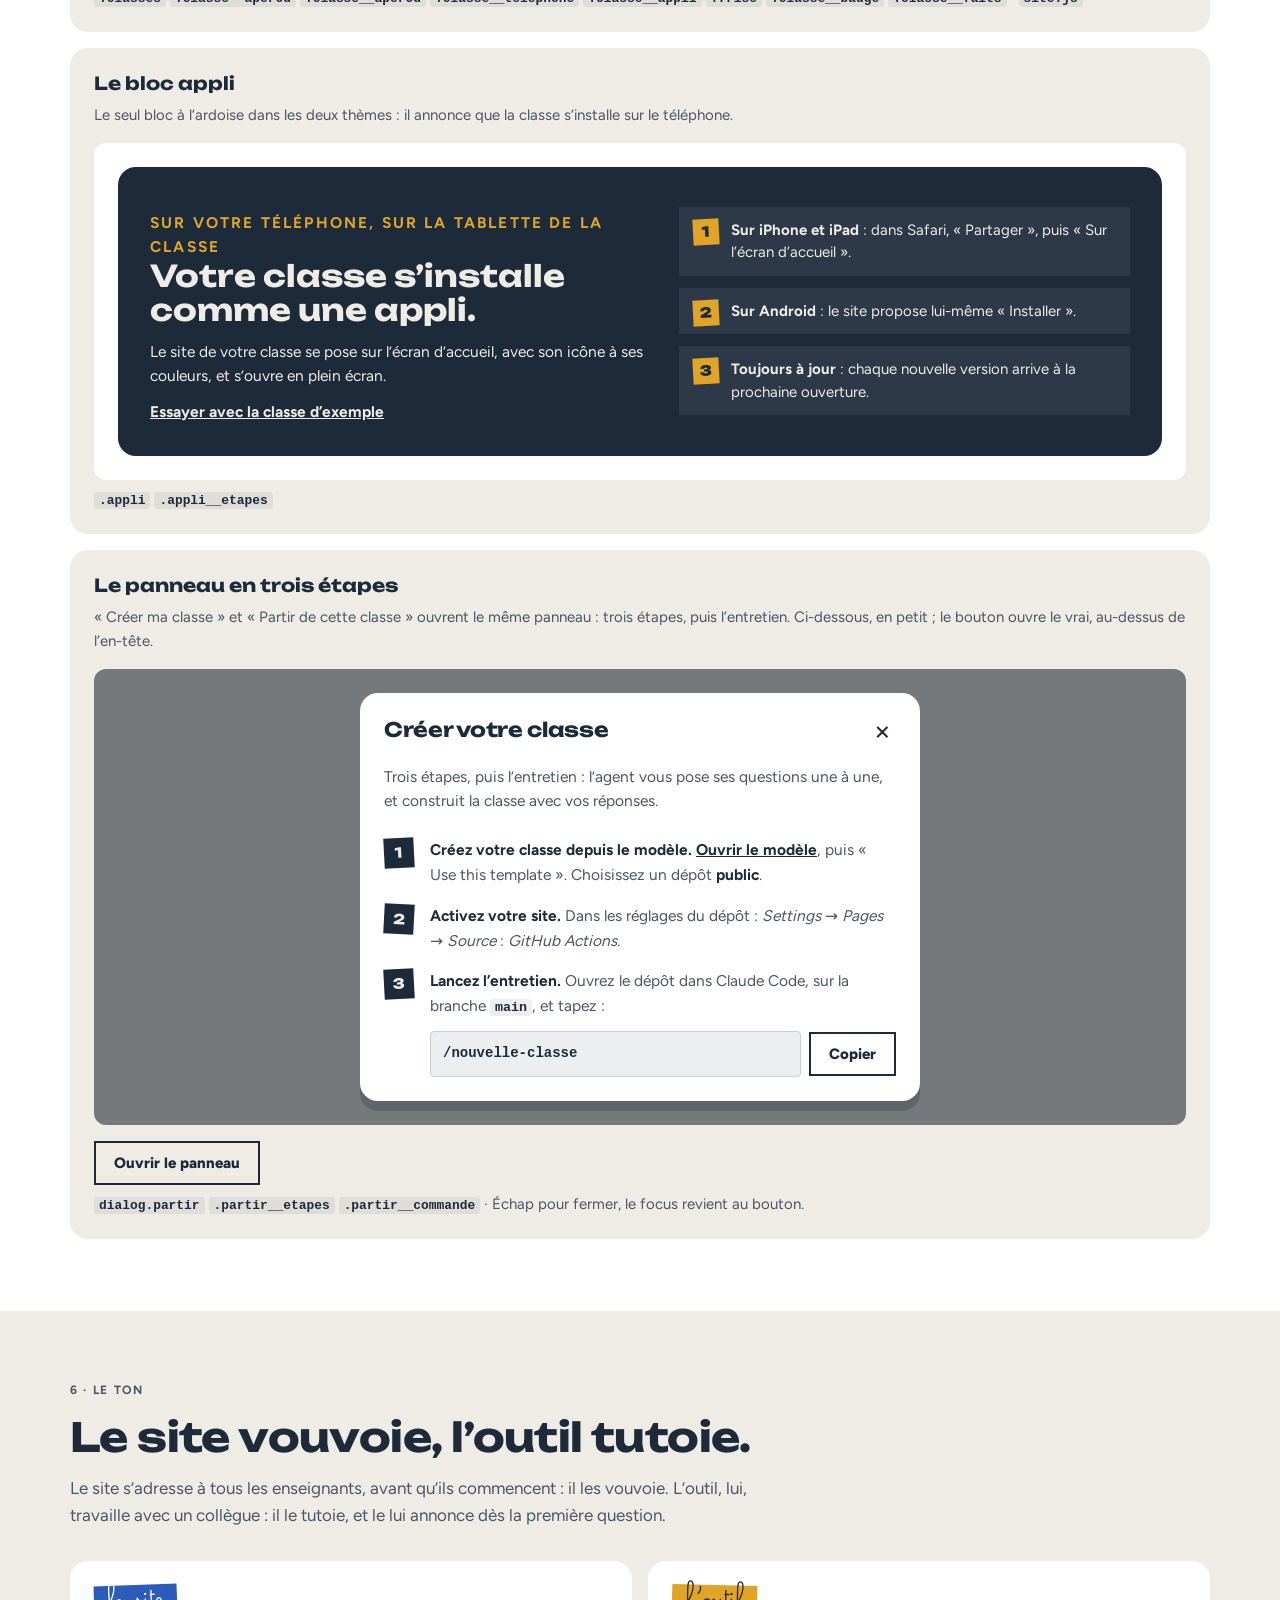
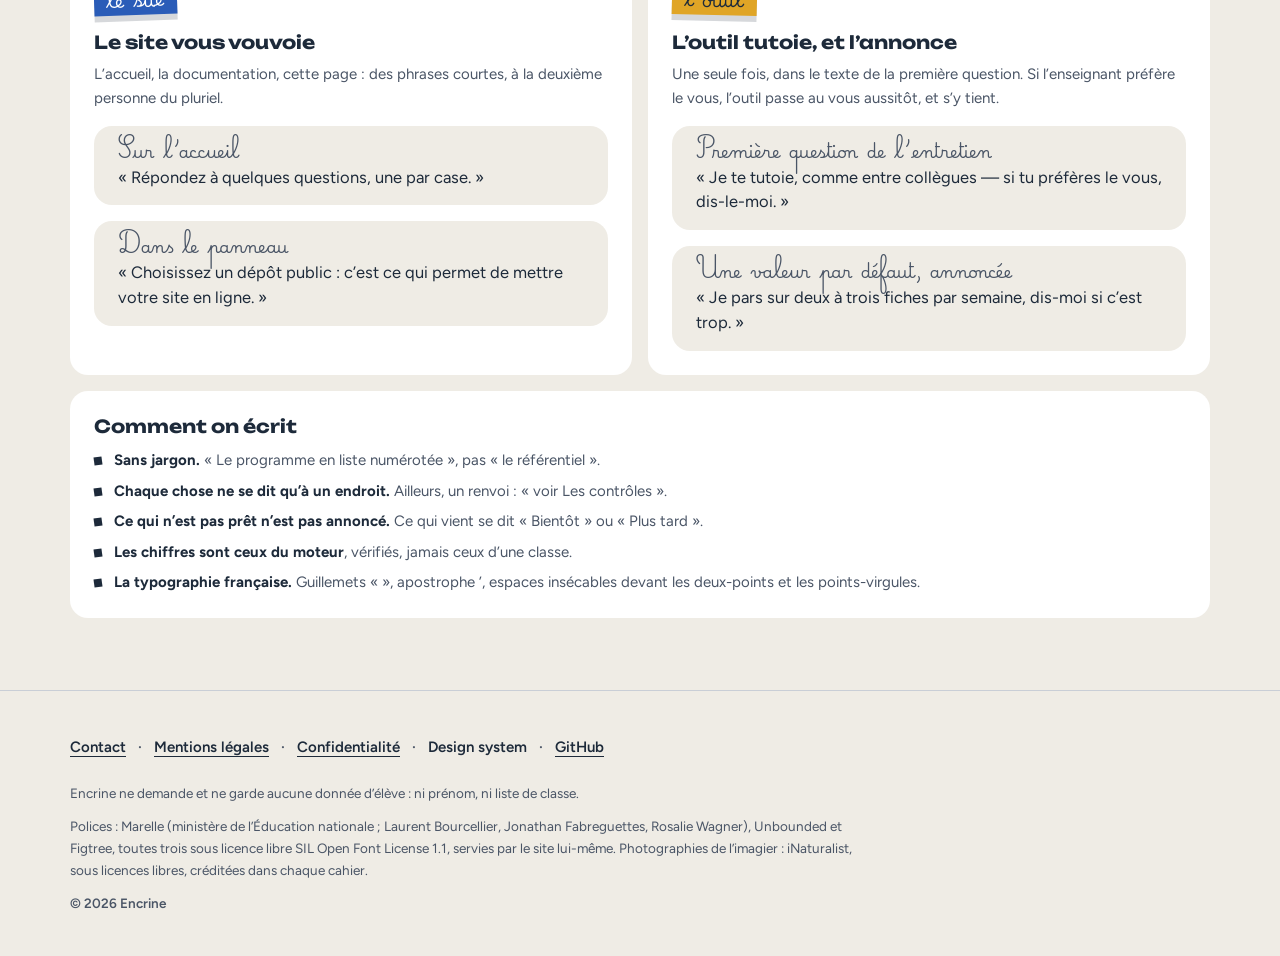
<file: design/index.html>
<!doctype html>
<html lang="fr">
<head>
<meta charset="utf-8">
<meta name="viewport" content="width=device-width, initial-scale=1, viewport-fit=cover">
<title>Design system — Encrine</title>
<meta name="description" content="Le style de la marque Encrine : le logo, les couleurs, les polices, les composants et le ton, lus dans les fichiers mêmes du site.">
<!-- L'aperçu de lien (messageries, réseaux) : des adresses absolues ; l'image, assets/partage.png, vient de assets/partage.html (README). -->
<meta property="og:type" content="website">
<meta property="og:locale" content="fr_FR">
<meta property="og:site_name" content="Encrine">
<meta property="og:title" content="Design system — Encrine">
<meta property="og:description" content="Le style de la marque Encrine : le logo, les couleurs, les polices, les composants et le ton, lus dans les fichiers mêmes du site.">
<meta property="og:url" content="https://encrine.ai/design/">
<meta property="og:image" content="https://encrine.ai/assets/partage.png">
<meta property="og:image:type" content="image/png">
<meta property="og:image:width" content="1200">
<meta property="og:image:height" content="630">
<meta property="og:image:alt" content="Le logo d’Encrine, la marelle de huit cases et le titre « Case après case, votre année de classe. »">
<meta name="twitter:card" content="summary_large_image">
<meta name="twitter:title" content="Design system — Encrine">
<meta name="twitter:description" content="Le style de la marque Encrine : le logo, les couleurs, les polices, les composants et le ton, lus dans les fichiers mêmes du site.">
<meta name="twitter:image" content="https://encrine.ai/assets/partage.png">
<meta name="twitter:image:alt" content="Le logo d’Encrine, la marelle de huit cases et le titre « Case après case, votre année de classe. »">
<link rel="canonical" href="https://encrine.ai/design/">
<link rel="icon" href="../assets/icone-onglet.svg" type="image/svg+xml">
<link rel="apple-touch-icon" href="../assets/icone-encrine.svg">
<link rel="stylesheet" href="../styles.css">
</head>
<body>
<a class="evitement" href="#contenu">Aller au contenu</a>

<header class="entete">
  <div class="cadre">
    <a class="marque" href="../" aria-label="Encrine, accueil">
      <img class="clair" src="../assets/logo-encrine.svg" alt="encrine" width="661" height="221">
      <img class="sombre" src="../assets/logo-encrine-craie.svg" alt="encrine" width="661" height="221">
    </a>
    <nav class="nav" aria-label="Menu principal">
      <a href="../#comment">Comment ça marche</a>
      <a href="../#recu">Ce que vous recevez</a>
      <a href="../#classes">Les classes</a>
      <a href="../#capot">Sous le capot</a>
      <a href="../#controles">Les contrôles</a>
      <a class="nav__github" href="https://github.com/encrine-ai"><svg class="nav__icone" viewBox="0 0 16 16" width="20" height="20" aria-hidden="true" focusable="false"><path fill="currentColor" d="M8 0C3.58 0 0 3.58 0 8c0 3.54 2.29 6.53 5.47 7.59.4.07.55-.17.55-.38 0-.19-.01-.82-.01-1.49-2.01.37-2.53-.49-2.69-.94-.09-.23-.48-.94-.82-1.13-.28-.15-.68-.52-.01-.53.63-.01 1.08.58 1.23.82.72 1.21 1.87.87 2.33.66.07-.52.28-.87.51-1.07-1.78-.2-3.64-.89-3.64-3.95 0-.87.31-1.59.82-2.15-.08-.2-.36-1.02.08-2.12 0 0 .67-.21 2.2.82.64-.18 1.32-.27 2-.27.68 0 1.36.09 2 .27 1.53-1.04 2.2-.82 2.2-.82.44 1.1.16 1.92.08 2.12.51.56.82 1.27.82 2.15 0 3.07-1.87 3.75-3.65 3.95.29.25.54.73.54 1.48 0 1.07-.01 1.93-.01 2.2 0 .21.15.46.55.38A8.013 8.013 0 0016 8c0-4.42-3.58-8-8-8z"/></svg><span>GitHub</span></a>
    </nav>
  </div>
</header>

<main id="contenu" tabindex="-1" class="ds">

<section class="ds-tete" aria-labelledby="titre">
  <div class="cadre">
    <div>
      <p class="surtitre">Design system · Le parcours</p>
      <h1 id="titre">Le style d’Encrine, case après case.</h1>
      <p class="chapeau">C’est le style de la marque Encrine, pour la page d’accueil et la documentation : son logo, ses couleurs, ses polices, ses composants et son ton.</p>
      <p class="ds-tete__suite">Chaque classe a son propre design system, choisi par son enseignant parmi trois maquettes de mini-site. Celui-ci est le style du moteur, pas celui des classes. Toutes les valeurs de cette page sont lues dans <code>styles.css</code> et dans <code>assets/</code> : elles ne peuvent pas s’écarter de ce que le site affiche.</p>
      <div class="chiffres" aria-label="Le design system en chiffres">
        <div><b data-compte="cases">9</b><small>couleurs de case, une par case du parcours</small></div>
        <div><b>3</b><small>polices libres, servies par le site</small></div>
        <div><b>2</b><small>thèmes, clair et sombre</small></div>
      </div>
      <div class="ds-theme" role="group" aria-label="Voir la page en thème clair ou sombre">
        <p class="ds-theme__titre">Voir la page en</p>
        <button class="bouton bouton--petit" type="button" data-theme-choix="light" aria-pressed="false">Clair</button>
        <button class="bouton bouton--petit" type="button" data-theme-choix="dark" aria-pressed="false">Sombre</button>
        <button class="bouton bouton--petit" type="button" data-theme-choix="" aria-pressed="true">Comme l’appareil</button>
      </div>
    </div>
    <ol class="ds-marelle" aria-hidden="true">
      <li class="gauche" style="background:var(--case-encre)">encre</li>
      <li class="droite case--sombre" style="background:var(--case-ciel)">ciel</li>
      <li class="seule" style="background:var(--case-rouge)">rouge</li>
      <li class="gauche" style="background:var(--case-violet)">violet</li>
      <li class="droite" style="background:var(--case-turquoise)">turquoise</li>
      <li class="seule case--sombre" style="background:var(--case-ocre)">ocre</li>
      <li class="gauche case--sombre" style="background:var(--case-rose)">rose</li>
      <li class="droite" style="background:var(--case-vert)">vert</li>
      <li class="seule" style="background:var(--case-bleu)">bleu</li>
    </ol>
  </div>
</section>

<nav class="sommaire" aria-label="Sur cette page">
  <div class="cadre">
    <p class="sommaire__titre">Sur cette page</p>
    <ol class="sommaire__liste">
      <li><a href="#logo"><span class="sommaire__case" style="background:var(--case-rouge)" aria-hidden="true"></span>Le logo</a></li>
      <li><a href="#couleurs"><span class="sommaire__case" style="background:var(--case-ocre)" aria-hidden="true"></span>Les couleurs</a></li>
      <li><a href="#polices"><span class="sommaire__case" style="background:var(--case-violet)" aria-hidden="true"></span>Les polices</a></li>
      <li><a href="#formes"><span class="sommaire__case" style="background:var(--case-bleu)" aria-hidden="true"></span>Les espaces et les formes</a></li>
      <li><a href="#composants"><span class="sommaire__case" style="background:var(--case-vert)" aria-hidden="true"></span>Les composants</a></li>
      <li><a href="#ton"><span class="sommaire__case" style="background:var(--case-turquoise)" aria-hidden="true"></span>Le ton</a></li>
    </ol>
  </div>
</nav>

<!-- ——— Le logo ——— -->
<section class="section section--feuille ds-section" id="logo" aria-labelledby="titre-logo">
  <div class="cadre">
    <p class="surtitre">1 · Le logo</p>
    <h2 id="titre-logo">Quatre cases posées de travers, et un nom à la craie.</h2>
    <p class="intro">Le symbole, ce sont quatre cases de marelle, une, deux, une, comme on les trace dans la cour ; aucune n’est droite. Le nom, « encrine », en minuscules, est tracé dans Marelle, la cursive scolaire. Le logo existe en deux fichiers : à l’encre ardoise pour les fonds clairs, à la craie pour les fonds sombres. Le site passe de l’un à l’autre tout seul.</p>
    <div class="ds-planches ds-planches--2">
      <figure class="ds-planche ds-fichier">
        <div class="ds-logo ds-logo--clair"><img src="../assets/logo-encrine.svg" alt="Le logo d’Encrine, à l’encre ardoise" width="661" height="221"></div>
        <figcaption><b>assets/logo-encrine.svg</b>Sur la craie et les fonds clairs. <a href="../assets/logo-encrine.svg">Ouvrir le fichier</a></figcaption>
      </figure>
      <figure class="ds-planche ds-fichier">
        <div class="ds-logo ds-logo--sombre"><img src="../assets/logo-encrine-craie.svg" alt="Le logo d’Encrine, à la craie" width="661" height="221"></div>
        <figcaption><b>assets/logo-encrine-craie.svg</b>Sur l’ardoise et le thème sombre. <a href="../assets/logo-encrine-craie.svg">Ouvrir le fichier</a></figcaption>
      </figure>
    </div>

    <div class="ds-planches ds-planches--2">
      <div class="ds-planche">
        <h3>Les quatre cases</h3>
        <p>Lues dans le fichier du logo, de haut en bas : chaque case a sa couleur de case et son angle, et une ombre portée, comme les cases du site.</p>
        <ul class="ds-anatomie" data-anatomie="../assets/logo-encrine.svg"><li>Lecture du fichier…</li></ul>
      </div>
      <div class="ds-planche">
        <h3>La zone de protection</h3>
        <p>Autour du logo, laisser vide <strong>au moins la largeur d’une case</strong>. Le logo entier ne descend pas sous <strong>32 px de haut</strong> (l’en-tête du téléphone le montre à 40 px) ; en dessous, on prend l’icône.</p>
        <div class="ds-protection bascule"><span><img class="clair" src="../assets/logo-encrine.svg" alt="" width="661" height="221"><img class="sombre" src="../assets/logo-encrine-craie.svg" alt="" width="661" height="221"></span></div>
      </div>
    </div>

    <h3 class="ds-sous-titre">Les icônes</h3>
    <p class="intro">L’icône d’onglet ne garde que trois cases, sans fond, pour rester lisible à 16 px. Celle de l’écran du téléphone pose les mêmes cases sur un fond ardoise, parce que l’écran d’accueil exige un fond.</p>
    <div class="ds-planches ds-planches--2">
      <figure class="ds-planche ds-fichier">
        <div class="ds-scene" style="margin:0;border-radius:0">
          <div class="ds-onglet-barre"><div class="ds-onglet" style="margin:0"><img src="../assets/icone-onglet.svg" alt="" width="16" height="16"><span>Encrine — votre année de classe, case après case</span></div></div>
          <div class="ds-icones">
            <figure><img src="../assets/icone-onglet.svg" alt="" width="16" height="16">16 px</figure>
            <figure><img src="../assets/icone-onglet.svg" alt="" width="32" height="32">32 px</figure>
            <figure><img src="../assets/icone-onglet.svg" alt="" width="64" height="64">64 px</figure>
            <figure><img src="../assets/icone-onglet.svg" alt="L’icône d’onglet : trois cases sans fond" width="112" height="112">112 px</figure>
          </div>
        </div>
        <figcaption><b>assets/icone-onglet.svg</b>L’icône d’onglet (<code>rel="icon"</code>) : les cases <span data-couleurs-de="../assets/icone-onglet.svg">rouge, ocre et bleue</span>, sans fond. <a href="../assets/icone-onglet.svg">Ouvrir le fichier</a></figcaption>
      </figure>
      <figure class="ds-planche ds-fichier">
        <div class="ds-scene" style="margin:0;border-radius:0">
          <div class="ds-ecran">
            <figure><span class="ds-ecran__autre"></span>Photos</figure>
            <figure><img src="../assets/icone-encrine.svg" alt="L’icône de l’écran d’accueil : trois cases sur fond ardoise" width="64" height="64">Encrine</figure>
            <figure><span class="ds-ecran__autre"></span>Notes</figure>
          </div>
          <div class="ds-icones">
            <figure><img src="../assets/icone-encrine.svg" alt="" width="40" height="40">40 px</figure>
            <figure><img src="../assets/icone-encrine.svg" alt="" width="76" height="76">76 px</figure>
            <figure><img src="../assets/icone-encrine.svg" alt="" width="112" height="112">112 px</figure>
          </div>
        </div>
        <figcaption><b>assets/icone-encrine.svg</b>L’icône de l’écran du téléphone (<code>apple-touch-icon</code>) : les mêmes cases sur fond ardoise. <a href="../assets/icone-encrine.svg">Ouvrir le fichier</a></figcaption>
      </figure>
    </div>

    <h3 class="ds-sous-titre">Ce qu’on ne fait pas</h3>
    <p class="intro">Le logo se pose tel quel, sur la craie ou sur l’ardoise. On ne le redessine pas, on ne l’écrit pas dans une autre police.</p>
    <div class="ds-interdits">
      <figure class="ds-interdit ds-interdit--deforme"><div><img src="../assets/logo-encrine.svg" alt="" width="661" height="221"></div><figcaption>Ne pas le déformer, ni l’étirer.</figcaption></figure>
      <figure class="ds-interdit ds-interdit--couleur"><div><img src="../assets/logo-encrine.svg" alt="" width="661" height="221"></div><figcaption>Ne pas le recolorer : les cases gardent leurs couleurs.</figcaption></figure>
      <figure class="ds-interdit ds-interdit--effet"><div><img src="../assets/logo-encrine.svg" alt="" width="661" height="221"></div><figcaption>Ne pas ajouter de contour, d’ombre ni d’effet.</figcaption></figure>
      <figure class="ds-interdit ds-interdit--fond"><div><img src="../assets/logo-encrine.svg" alt="" width="661" height="221"></div><figcaption>Ne pas le poser sur une couleur de case.</figcaption></figure>
    </div>
  </div>
</section>

<!-- ——— Les couleurs ——— -->
<section class="section ds-section" id="couleurs" aria-labelledby="titre-couleurs">
  <div class="cadre">
    <p class="surtitre">2 · Les couleurs</p>
    <h2 id="titre-couleurs">La craie, l’ardoise, et les couleurs des cases.</h2>
    <p class="intro">Un fond de craie, des cartes de feuille, une encre ardoise : c’est tout le texte du site. Les couleurs vives ne servent qu’aux cases. En sombre, la craie et l’ardoise échangent leurs rôles ; les cases ne changent pas. Chaque pastille est peinte avec la variable elle-même ; les deux petits carrés montrent sa valeur en clair et en sombre.</p>

    <h3 class="ds-sous-titre">Le fond et l’encre</h3>
    <div class="ds-teintes">
      <figure class="ds-teinte"><div class="ds-teinte__pastille" style="background:var(--craie)"><span class="ds-teinte__duo" data-duo="craie"></span></div><figcaption><b>Craie</b><code>--craie</code><p class="ds-teinte__valeurs" data-valeurs="craie">—</p><p class="ds-teinte__role">Le fond de la page, et l’encre en sombre.</p></figcaption></figure>
      <figure class="ds-teinte"><div class="ds-teinte__pastille" style="background:var(--feuille)"><span class="ds-teinte__duo" data-duo="feuille"></span></div><figcaption><b>Feuille</b><code>--feuille</code><p class="ds-teinte__valeurs" data-valeurs="feuille">—</p><p class="ds-teinte__role">Les cartes, et une section sur deux.</p></figcaption></figure>
      <figure class="ds-teinte"><div class="ds-teinte__pastille" style="background:var(--ardoise)"><span class="ds-teinte__duo" data-duo="ardoise"></span></div><figcaption><b>Ardoise</b><code>--ardoise</code><p class="ds-teinte__valeurs" data-valeurs="ardoise">—</p><p class="ds-teinte__role">Le texte, les titres, le bouton principal, l’encre du logo.</p></figcaption></figure>
      <figure class="ds-teinte"><div class="ds-teinte__pastille" style="background:var(--ardoise-douce)"><span class="ds-teinte__duo" data-duo="ardoise-douce"></span></div><figcaption><b>Ardoise douce</b><code>--ardoise-douce</code><p class="ds-teinte__valeurs" data-valeurs="ardoise-douce">—</p><p class="ds-teinte__role">Le texte courant des cartes, les chapeaux, les légendes.</p></figcaption></figure>
      <figure class="ds-teinte"><div class="ds-teinte__pastille" style="background:var(--trait)"><span class="ds-teinte__duo" data-duo="trait"></span></div><figcaption><b>Trait</b><code>--trait</code><p class="ds-teinte__valeurs" data-valeurs="trait">—</p><p class="ds-teinte__role">Les filets : le pied, l’en-tête descendu, les pointillés.</p></figcaption></figure>
      <figure class="ds-teinte"><div class="ds-teinte__pastille" style="background:var(--trait-fort)"><span class="ds-teinte__duo" data-duo="trait-fort"></span></div><figcaption><b>Trait fort</b><code>--trait-fort</code><p class="ds-teinte__valeurs" data-valeurs="trait-fort">—</p><p class="ds-teinte__role">Le cerne du lien GitHub, les pastilles « Plus tard ».</p></figcaption></figure>
    </div>

    <h3 class="ds-sous-titre">Les cases</h3>
    <p class="intro">Huit couleurs vives et la case d’encre, une par case du parcours. Chacune a son texte : blanc, ou ardoise sur les trois plus claires. Le contraste est calculé ici, sur les valeurs du fichier.</p>
    <div class="ds-cases">
      <figure class="ds-case"><div class="ds-case__case" style="background:var(--case-bleu)" aria-hidden="true"><span>bleu</span><span>1</span></div><figcaption><b>Bleu</b><code>--case-bleu</code><p class="ds-teinte__valeurs" data-valeurs="case-bleu">—</p><span data-contraste="case-bleu sur-case-clair"></span></figcaption></figure>
      <figure class="ds-case"><div class="ds-case__case case--sombre" style="background:var(--case-rose)" aria-hidden="true"><span>rose</span><span>2</span></div><figcaption><b>Rose</b><code>--case-rose</code><p class="ds-teinte__valeurs" data-valeurs="case-rose">—</p><span data-contraste="case-rose sur-case-sombre"></span></figcaption></figure>
      <figure class="ds-case"><div class="ds-case__case" style="background:var(--case-vert)" aria-hidden="true"><span>vert</span><span>3</span></div><figcaption><b>Vert</b><code>--case-vert</code><p class="ds-teinte__valeurs" data-valeurs="case-vert">—</p><span data-contraste="case-vert sur-case-clair"></span></figcaption></figure>
      <figure class="ds-case"><div class="ds-case__case case--sombre" style="background:var(--case-ocre)" aria-hidden="true"><span>ocre</span><span>4</span></div><figcaption><b>Ocre</b><code>--case-ocre</code><p class="ds-teinte__valeurs" data-valeurs="case-ocre">—</p><span data-contraste="case-ocre sur-case-sombre"></span></figcaption></figure>
      <figure class="ds-case"><div class="ds-case__case" style="background:var(--case-violet)" aria-hidden="true"><span>violet</span><span>5</span></div><figcaption><b>Violet</b><code>--case-violet</code><p class="ds-teinte__valeurs" data-valeurs="case-violet">—</p><span data-contraste="case-violet sur-case-clair"></span></figcaption></figure>
      <figure class="ds-case"><div class="ds-case__case" style="background:var(--case-turquoise)" aria-hidden="true"><span>turquoise</span><span>6</span></div><figcaption><b>Turquoise</b><code>--case-turquoise</code><p class="ds-teinte__valeurs" data-valeurs="case-turquoise">—</p><span data-contraste="case-turquoise sur-case-clair"></span></figcaption></figure>
      <figure class="ds-case"><div class="ds-case__case" style="background:var(--case-rouge)" aria-hidden="true"><span>rouge</span><span>7</span></div><figcaption><b>Rouge</b><code>--case-rouge</code><p class="ds-teinte__valeurs" data-valeurs="case-rouge">—</p><span data-contraste="case-rouge sur-case-clair"></span></figcaption></figure>
      <figure class="ds-case"><div class="ds-case__case" style="background:var(--case-encre)" aria-hidden="true"><span>encre</span><span>8</span></div><figcaption><b>Encre</b><code>--case-encre</code><p class="ds-teinte__valeurs" data-valeurs="case-encre">—</p><span data-contraste="case-encre sur-case-clair"></span></figcaption></figure>
      <figure class="ds-case"><div class="ds-case__case case--sombre" style="background:var(--case-ciel)" aria-hidden="true"><span>ciel</span><span>✓</span></div><figcaption><b>Ciel</b><code>--case-ciel</code><p class="ds-teinte__valeurs" data-valeurs="case-ciel">—</p><span data-contraste="case-ciel sur-case-sombre"></span></figcaption></figure>
    </div>

    <h3 class="ds-sous-titre">Le texte sur les cases</h3>
    <div class="ds-teintes">
      <figure class="ds-teinte"><div class="ds-teinte__pastille" style="background:var(--sur-case-clair)"><span class="ds-teinte__duo" data-duo="sur-case-clair"></span></div><figcaption><b>Sur case claire</b><code>--sur-case-clair</code><p class="ds-teinte__valeurs" data-valeurs="sur-case-clair">—</p><p class="ds-teinte__role">Le texte blanc des cases foncées.</p></figcaption></figure>
      <figure class="ds-teinte"><div class="ds-teinte__pastille" style="background:var(--sur-case-sombre)"><span class="ds-teinte__duo" data-duo="sur-case-sombre"></span></div><figcaption><b>Sur case sombre</b><code>--sur-case-sombre</code><p class="ds-teinte__valeurs" data-valeurs="sur-case-sombre">—</p><p class="ds-teinte__role">Le texte ardoise du rose, de l’ocre et du ciel ; le fond du bloc appli.</p></figcaption></figure>
    </div>
  </div>
</section>

<!-- ——— Les polices ——— -->
<section class="section section--feuille ds-section" id="polices" aria-labelledby="titre-polices">
  <div class="cadre">
    <p class="surtitre">3 · Les polices</p>
    <h2 id="titre-polices">Trois polices libres, servies par le site lui-même.</h2>
    <p class="intro">Unbounded pour les titres et les chiffres, Figtree pour le texte, Marelle pour le nom et les étiquettes. Toutes trois sont sous licence libre SIL Open Font License 1.1 et servies depuis <code>fonts/</code> : aucune requête vers un service extérieur, comme le promet la page Confidentialité.</p>

    <div class="ds-planches">
      <article class="ds-planche ds-police">
        <div>
          <p class="ds-specimen ds-specimen--titre">Case après case.</p>
          <p class="ds-specimen ds-specimen--chiffres">0 1 2 3 4 5 6 7 8 9</p>
        </div>
        <dl class="ds-fiche" data-police="Unbounded">
          <dt>Police</dt><dd><b>Unbounded</b></dd>
          <dt>Rôle</dt><dd>Les titres, les chiffres, les numéros des cases.</dd>
          <dt>Variable</dt><dd><code>--font-titre</code> : <span data-valeur="--font-titre">—</span></dd>
          <dt>Graisses</dt><dd data-graisses>—</dd>
          <dt>Fichiers</dt><dd data-fichiers>—</dd>
          <dt>Licence</dt><dd>SIL OFL 1.1 · <span data-auteur="../fonts/LICENCE-Unbounded.txt"></span> <a href="../fonts/LICENCE-Unbounded.txt">la licence</a></dd>
        </dl>
      </article>
      <article class="ds-planche ds-police">
        <div>
          <p class="ds-specimen ds-specimen--texte">Répondez à quelques questions, une par case : le niveau, la zone de vacances, le thème de l’année… Encrine fabrique le reste.</p>
          <ul class="ds-graisses" data-graisses-figtree>
            <li style="font-weight:400">Aa<small>400</small></li>
            <li style="font-weight:600">Aa<small>600</small></li>
            <li style="font-weight:700">Aa<small>700</small></li>
            <li style="font-weight:800">Aa<small>800</small></li>
          </ul>
        </div>
        <dl class="ds-fiche" data-police="Figtree">
          <dt>Police</dt><dd><b>Figtree</b></dd>
          <dt>Rôle</dt><dd>Le texte, les boutons, les menus.</dd>
          <dt>Variable</dt><dd><code>--font-texte</code> : <span data-valeur="--font-texte">—</span></dd>
          <dt>Graisses</dt><dd data-graisses>—</dd>
          <dt>Fichiers</dt><dd data-fichiers>—</dd>
          <dt>Licence</dt><dd>SIL OFL 1.1 · <span data-auteur="../fonts/LICENCE-Figtree.txt"></span> <a href="../fonts/LICENCE-Figtree.txt">la licence</a></dd>
        </dl>
      </article>
      <article class="ds-planche ds-police">
        <div>
          <p class="ds-specimen ds-specimen--cursive">le niveau, la zone, Prêt !</p>
          <p class="ds-legende">La cursive scolaire de l’Éducation nationale, celle qu’apprennent les élèves. Le nom « encrine » du logo est tracé avec elle.</p>
        </div>
        <dl class="ds-fiche" data-police="Marelle">
          <dt>Police</dt><dd><b>Marelle</b></dd>
          <dt>Rôle</dt><dd>Le nom, les étiquettes des cases, les titres du sommaire.</dd>
          <dt>Variable</dt><dd><code>--font-cursive</code> : <span data-valeur="--font-cursive">—</span></dd>
          <dt>Fichiers</dt><dd data-fichiers>—</dd>
          <dt>Licence</dt><dd>SIL OFL 1.1 · ministère de l’Éducation nationale ; Laurent Bourcellier, Jonathan Fabreguettes, Rosalie Wagner. <a href="../fonts/LICENCE-Marelle.txt">la licence</a></dd>
        </dl>
      </article>
    </div>

    <h3 class="ds-sous-titre">L’échelle des textes</h3>
    <p class="intro">Chaque ligne est l’élément réel du site, avec sa classe ; la mesure à gauche est relevée dans la page, à la largeur de votre écran.</p>
    <ul class="ds-echelle">
      <li><p><b>Surtitre</b><code>.surtitre</code><span class="ds-echelle__mesure" data-mesure></span></p><p class="surtitre">Comment ça marche</p></li>
      <li><p><b>Titre de page</b><code>h1</code><span class="ds-echelle__mesure" data-mesure></span></p><p class="ds-echelle__h1" aria-hidden="true">Case après case.</p></li>
      <li><p><b>Titre de section</b><code>.section h2</code><span class="ds-echelle__mesure" data-mesure></span></p><p class="ds-echelle__h2" aria-hidden="true">Tout le matériel de l’année.</p></li>
      <li><p><b>Titre de carte</b><code>.etape h3</code><span class="ds-echelle__mesure" data-mesure></span></p><div class="etape"><p class="ds-echelle__h3" aria-hidden="true">Lancez l’entretien</p></div></li>
      <li><p><b>Chapeau</b><code>.chapeau</code><span class="ds-echelle__mesure" data-mesure></span></p><p class="chapeau">Répondez à quelques questions, une par case.</p></li>
      <li><p><b>Texte</b><code>body</code><span class="ds-echelle__mesure" data-mesure></span></p><p class="ds-echelle__corps">Encrine travaille dans votre propre espace : votre classe vous appartient.</p></li>
      <li><p><b>Étiquette</b><code>.sommaire__titre</code><span class="ds-echelle__mesure" data-mesure></span></p><p class="sommaire__titre">Sur cette page</p></li>
    </ul>
  </div>
</section>

<!-- ——— Les espaces et les formes ——— -->
<section class="section ds-section" id="formes" aria-labelledby="titre-formes">
  <div class="cadre">
    <p class="surtitre">4 · Les espaces et les formes</p>
    <h2 id="titre-formes">Des cases carrées, des cartes arrondies, une ombre franche.</h2>
    <p class="intro">Les cases et les boutons sont carrés, comme à la craie ; les cartes ont des coins arrondis ; les pastilles sont rondes. L’ombre ne flotte pas : elle tombe droit, sans flou, sous la case. Et chaque case penche un peu, jamais plus de quatre degrés.</p>
    <div class="ds-planches ds-planches--3">
      <div class="ds-planche">
        <h3>Les pas</h3>
        <p>Les marges et les écarts ne prennent que ces valeurs.</p>
        <ul class="ds-pas" data-pas></ul>
      </div>
      <div class="ds-planche">
        <h3>Les angles</h3>
        <p>Trois formes, pas davantage.</p>
        <div class="ds-formes">
          <figure><i></i><span>Case, bouton : <code>0</code></span></figure>
          <figure><i style="border-radius:var(--angle-carte)"></i><span><code>--angle-carte</code> <span data-valeur="--angle-carte"></span></span></figure>
          <figure><i style="border-radius:var(--angle-pastille);height:36px"></i><span><code>--angle-pastille</code> <span data-valeur="--angle-pastille"></span></span></figure>
        </div>
        <p class="ds-legende">La page tient dans <code>--largeur</code> : <span data-valeur="--largeur"></span>.</p>
      </div>
      <div class="ds-planche">
        <h3>Les ombres</h3>
        <p>Pleines et sans flou, plus foncées en sombre.</p>
        <div class="ds-ombres">
          <figure><span class="case" style="width:64px;height:64px;background:var(--case-turquoise);transform:rotate(-2deg)" aria-hidden="true"></span><span><code>--ombre-case</code><br><span class="ds-teinte__valeurs" data-valeurs="ombre-case"></span></span></figure>
          <figure><span class="bouton bouton--principal bouton--petit" aria-hidden="true">Bouton</span><span><code>--ombre-bouton</code><br><span class="ds-teinte__valeurs" data-valeurs="ombre-bouton"></span></span></figure>
        </div>
      </div>
    </div>
  </div>
</section>

<!-- ——— Les composants ——— -->
<section class="section section--feuille ds-section" id="composants" aria-labelledby="titre-composants">
  <div class="cadre">
    <p class="surtitre">5 · Les composants</p>
    <h2 id="titre-composants">Les pièces du site, avec leurs vraies classes.</h2>
    <p class="intro">Ce qui suit n’est pas un dessin : ce sont les composants de la page d’accueil, avec les classes de <code>styles.css</code>. Ce que vous voyez ici est exactement ce que le site affiche.</p>

    <div class="ds-planches">
      <div class="ds-planche">
        <h3>La case</h3>
        <p>Le motif de tout le site : un carré de couleur, une étiquette en cursive, un chiffre en Unbounded, une ombre franche et une légère rotation, jamais la même d’une case à l’autre.</p>
        <div class="ds-scene ds-scene--feuille">
          <ol class="etapes" aria-label="Exemple : les quatre cases de Comment ça marche">
            <li class="etape"><div class="case" aria-hidden="true"><span class="case__etiquette">le modèle</span><span class="case__chiffre">1</span></div><h3>Créez votre classe depuis le modèle</h3><p>Un clic sur « Créer ma classe », puis « Use this template ».</p></li>
            <li class="etape"><div class="case case--sombre" aria-hidden="true"><span class="case__etiquette">le site</span><span class="case__chiffre">2</span></div><h3>Activez votre site</h3><p>Rubrique <em>Pages</em>, choisissez <em>GitHub Actions</em>.</p></li>
            <li class="etape"><div class="case" aria-hidden="true"><span class="case__etiquette">l’entretien</span><span class="case__chiffre">3</span></div><h3>Lancez l’entretien</h3><p>Tapez <code>/nouvelle-classe</code>.</p></li>
            <li class="etape"><div class="case case--sombre" aria-hidden="true"><span class="case__etiquette">la classe</span><span class="case__chiffre">4</span></div><h3>Répondez, imprimez</h3><p>Vous jugez sur le papier.</p></li>
          </ol>
        </div>
        <p class="ds-legende"><code>.etapes</code> <code>.etape</code> <code>.case</code> <code>.case--sombre</code> <code>.case__etiquette</code> <code>.case__chiffre</code> · rotations relevées : <span data-rotations=".ds-scene .etape .case">—</span> · ombre <code>--ombre-case</code></p>
      </div>

      <div class="ds-planches ds-planches--2" style="margin-top:0">
        <div class="ds-planche">
          <h3>Les boutons</h3>
          <p>Des cases, eux aussi : carrés, 54 px de haut (44 en petit). Le principal est plein, avec une ombre qui s’efface à l’appui ; le second est cerné.</p>
          <div class="ds-scene">
            <div class="boutons">
              <a class="bouton bouton--principal" href="https://github.com/new?template_owner=encrine-ai&amp;template_name=moteur" data-lien="modele" data-panneau="creer">Créer ma classe</a>
              <a class="bouton" href="https://encrine.ai/tour-du-monde/" data-lien="exemple">Voir une classe d’exemple</a>
            </div>
            <div class="boutons" style="margin-top:var(--pas-4)">
              <span class="bouton bouton--principal bouton--petit">Voir la classe</span>
              <span class="bouton bouton--petit">Copier</span>
            </div>
          </div>
          <p class="ds-legende"><code>.boutons</code> <code>.bouton</code> <code>.bouton--principal</code> <code>.bouton--petit</code> · « Créer ma classe » ouvre ici le vrai panneau.</p>
        </div>
        <div class="ds-planche">
          <h3>Le lien GitHub et les pastilles</h3>
          <p>GitHub est un lien discret, cerné d’un filet fin, sans fond ; sa cible garde 44 px de haut pour le doigt. Les pastilles disent un état.</p>
          <div class="ds-scene">
            <div class="nav"><a class="nav__github" href="https://github.com/encrine-ai"><svg class="nav__icone" viewBox="0 0 16 16" width="20" height="20" aria-hidden="true" focusable="false"><path fill="currentColor" d="M8 0C3.58 0 0 3.58 0 8c0 3.54 2.29 6.53 5.47 7.59.4.07.55-.17.55-.38 0-.19-.01-.82-.01-1.49-2.01.37-2.53-.49-2.69-.94-.09-.23-.48-.94-.82-1.13-.28-.15-.68-.52-.01-.53.63-.01 1.08.58 1.23.82.72 1.21 1.87.87 2.33.66.07-.52.28-.87.51-1.07-1.78-.2-3.64-.89-3.64-3.95 0-.87.31-1.59.82-2.15-.08-.2-.36-1.02.08-2.12 0 0 .67-.21 2.2.82.64-.18 1.32-.27 2-.27.68 0 1.36.09 2 .27 1.53-1.04 2.2-.82 2.2-.82.44 1.1.16 1.92.08 2.12.51.56.82 1.27.82 2.15 0 3.07-1.87 3.75-3.65 3.95.29.25.54.73.54 1.48 0 1.07-.01 1.93-.01 2.2 0 .21.15.46.55.38A8.013 8.013 0 0016 8c0-4.42-3.58-8-8-8z"/></svg><span>GitHub</span></a></div>
            <p style="margin:var(--pas-4) 0 0"><span class="etiquette-etat etiquette-etat--pret">Prête</span><span class="etiquette-etat etiquette-etat--bientot">Bientôt</span><span class="etiquette-etat etiquette-etat--plus-tard">Plus tard</span></p>
            <p style="margin:var(--pas-4) 0 0"><span class="entretien__etiquette">l’entretien</span>&nbsp;&nbsp;<span class="depart__etiquette">de zéro</span>&nbsp;&nbsp;<span class="depart__etiquette depart__etiquette--galerie">d’une classe</span></p>
          </div>
          <p class="ds-legende"><code>.nav__github</code> · <code>.etiquette-etat--pret</code> <code>--bientot</code> <code>--plus-tard</code> · <code>.entretien__etiquette</code> <code>.depart__etiquette</code></p>
        </div>
      </div>

      <div class="ds-planche">
        <h3>L’en-tête</h3>
        <p>Toujours visible, collé en haut de l’écran : le logo, qui ramène en haut, le menu, et GitHub. Une fois la page descendue, il prend un filet et se resserre : sur ordinateur, il remonte de <span data-valeur="--entete-retrait">—</span> sur <span data-valeur="--entete-haut">—</span>, sans rien déplacer dans la page, et le logo rapetisse un peu. Sur téléphone et tablette, il ne garde que le logo et un bouton « Menu », garde sa taille en défilant, et le menu se déplie dans un panneau : les sections, « Créer ma classe » et GitHub.</p>
        <div class="ds-scene" inert>
          <div class="entete entete--descendu" aria-hidden="true">
            <div class="cadre">
              <span class="marque"><img class="clair" src="../assets/logo-encrine.svg" alt="" width="661" height="221"><img class="sombre" src="../assets/logo-encrine-craie.svg" alt="" width="661" height="221"></span>
              <div class="nav"><a class="nav__github" href="https://github.com/encrine-ai" tabindex="-1"><svg class="nav__icone" viewBox="0 0 16 16" width="20" height="20" aria-hidden="true" focusable="false"><path fill="currentColor" d="M8 0C3.58 0 0 3.58 0 8c0 3.54 2.29 6.53 5.47 7.59.4.07.55-.17.55-.38 0-.19-.01-.82-.01-1.49-2.01.37-2.53-.49-2.69-.94-.09-.23-.48-.94-.82-1.13-.28-.15-.68-.52-.01-.53.63-.01 1.08.58 1.23.82.72 1.21 1.87.87 2.33.66.07-.52.28-.87.51-1.07-1.78-.2-3.64-.89-3.64-3.95 0-.87.31-1.59.82-2.15-.08-.2-.36-1.02.08-2.12 0 0 .67-.21 2.2.82.64-.18 1.32-.27 2-.27.68 0 1.36.09 2 .27 1.53-1.04 2.2-.82 2.2-.82.44 1.1.16 1.92.08 2.12.51.56.82 1.27.82 2.15 0 3.07-1.87 3.75-3.65 3.95.29.25.54.73.54 1.48 0 1.07-.01 1.93-.01 2.2 0 .21.15.46.55.38A8.013 8.013 0 0016 8c0-4.42-3.58-8-8-8z"/></svg><span>GitHub</span></a></div>
            </div>
          </div>
        </div>
        <p class="ds-legende"><code>.entete</code> <code>.entete--descendu</code> <code>.marque</code> <code>.nav</code> · <code>position: sticky</code> · les ancres s’arrêtent juste dessous (<code>scroll-margin-top</code>).</p>
      </div>

      <div class="ds-planches ds-planches--2" style="margin-top:0">
        <div class="ds-planche">
          <h3>Le sommaire en cases</h3>
          <p>En tête des pages longues : une petite case de couleur par section, posée de travers.</p>
          <div class="ds-scene">
            <ol class="sommaire__liste">
              <li><a href="#logo"><span class="sommaire__case" style="background:var(--case-rouge)" aria-hidden="true"></span>Le logo</a></li>
              <li><a href="#couleurs"><span class="sommaire__case" style="background:var(--case-ocre)" aria-hidden="true"></span>Les couleurs</a></li>
              <li><a href="#polices"><span class="sommaire__case" style="background:var(--case-violet)" aria-hidden="true"></span>Les polices</a></li>
            </ol>
          </div>
          <p class="ds-legende"><code>.sommaire</code> <code>.sommaire__liste</code> <code>.sommaire__case</code></p>
        </div>
        <div class="ds-planche">
          <h3>La case d’étape de l’entretien</h3>
          <p>Les questions numérotées dans de petites cases ardoise, qui penchent tour à tour.</p>
          <div class="ds-scene ds-scene--feuille">
            <div class="entretien" style="grid-template-columns:minmax(0,1fr);gap:var(--pas-5)">
              <div class="entretien__tete"><span class="entretien__etiquette" aria-hidden="true">l’entretien</span></div>
              <ol class="entretien__liste">
                <li><span><b>Le niveau</b> de la classe, et ce qu’Encrine sait déjà en faire.</span></li>
                <li><span><b>L’année scolaire et votre zone de vacances</b> : A, B ou C.</span></li>
                <li><span><b>Le thème de l’année</b>, puis un milieu par période.</span></li>
              </ol>
            </div>
          </div>
          <p class="ds-legende"><code>.entretien</code> <code>.entretien__etiquette</code> <code>.entretien__liste</code></p>
        </div>
      </div>

      <div class="ds-planches" style="margin-top:0">
        <div class="ds-planche">
          <h3>Une carte « Ce que vous recevez »</h3>
          <p>Une case numérotée, un titre, une phrase, et les points toujours visibles.</p>
          <div class="ds-scene">
            <article class="fonction" style="max-width:420px">
              <span class="fonction__case case--sombre-texte" style="background:var(--case-ocre)" aria-hidden="true">4</span>
              <h3>Les évaluations et les fiches élève</h3>
              <p class="fonction__phrase">Entraînement à deux niveaux et évaluation de fin de période, prêts à photocopier.</p>
              <ul class="fonction__points">
                <li>Une évaluation par période, avec ses grilles d’observation et un livret de suivi.</li>
                <li>Des fiches d’entraînement à deux niveaux, ★ et ★★, avec des défis.</li>
              </ul>
            </article>
          </div>
          <p class="ds-legende"><code>.fonction</code> <code>.fonction__case</code> <code>.case--sombre-texte</code> <code>.fonction__phrase</code></p>
        </div>
        <div class="ds-planche">
          <h3>La carte de classe de la galerie</h3>
          <p>Lue dans <code>classes.json</code> et construite par le même script que l’accueil. Elle montre le site de la classe, sur l’ordinateur et sur le téléphone (champ <code>apercu</code>), et prend les couleurs du thème de la classe, jamais celles d’Encrine.</p>
          <div class="ds-scene">
            <div class="classes" id="liste-classes" data-source="../classes.json" data-limite="1" style="margin-top:0" aria-live="polite">
              <p class="classes__attente">Chargement de la classe d’exemple…</p>
            </div>
          </div>
          <p class="ds-legende"><code>.classes</code> <code>.classe--apercu</code> <code>.classe__apercu</code> <code>.classe__telephone</code> <code>.classe__appli</code> <code>.frise</code> <code>.classe__badge</code> <code>.classe__faits</code> · <code>site.js</code></p>
        </div>
      </div>

      <div class="ds-planche">
        <h3>Le bloc appli</h3>
        <p>Le seul bloc à l’ardoise dans les deux thèmes : il annonce que la classe s’installe sur le téléphone.</p>
        <div class="ds-scene ds-scene--feuille">
          <div class="appli">
            <div class="appli__texte">
              <p class="surtitre">Sur votre téléphone, sur la tablette de la classe</p>
              <h3>Votre classe s’installe comme une appli.</h3>
              <p>Le site de votre classe se pose sur l’écran d’accueil, avec son icône à ses couleurs, et s’ouvre en plein écran.</p>
              <p class="renvoi"><a href="https://encrine.ai/tour-du-monde/" data-lien="exemple">Essayer avec la classe d’exemple</a></p>
            </div>
            <ol class="appli__etapes">
              <li><b>Sur iPhone et iPad</b> : dans Safari, « Partager », puis « Sur l’écran d’accueil ».</li>
              <li><b>Sur Android</b> : le site propose lui-même « Installer ».</li>
              <li><b>Toujours à jour</b> : chaque nouvelle version arrive à la prochaine ouverture.</li>
            </ol>
          </div>
        </div>
        <p class="ds-legende"><code>.appli</code> <code>.appli__etapes</code></p>
      </div>

      <div class="ds-planche">
        <h3>Le panneau en trois étapes</h3>
        <p>« Créer ma classe » et « Partir de cette classe » ouvrent le même panneau : trois étapes, puis l’entretien. Ci-dessous, en petit ; le bouton ouvre le vrai, au-dessus de l’en-tête.</p>
        <div class="ds-scene ds-scene--voile" id="apercu-panneau" inert aria-hidden="true"></div>
        <div class="boutons" style="margin-top:var(--pas-4)"><button class="bouton bouton--petit" type="button" data-panneau-ouvrir>Ouvrir le panneau</button></div>
        <p class="ds-legende"><code>dialog.partir</code> <code>.partir__etapes</code> <code>.partir__commande</code> · Échap pour fermer, le focus revient au bouton.</p>
      </div>
    </div>
  </div>
</section>

<!-- ——— Le ton ——— -->
<section class="section ds-section" id="ton" aria-labelledby="titre-ton">
  <div class="cadre">
    <p class="surtitre">6 · Le ton</p>
    <h2 id="titre-ton">Le site vouvoie, l’outil tutoie.</h2>
    <p class="intro">Le site s’adresse à tous les enseignants, avant qu’ils commencent : il les vouvoie. L’outil, lui, travaille avec un collègue : il le tutoie, et le lui annonce dès la première question.</p>
    <div class="ds-planches ds-planches--2">
      <div class="ds-planche">
        <span class="ds-etiquette-ton" aria-hidden="true">le site</span>
        <h3>Le site vous vouvoie</h3>
        <p>L’accueil, la documentation, cette page : des phrases courtes, à la deuxième personne du pluriel.</p>
        <blockquote class="ds-replique"><span>Sur l’accueil</span>« Répondez à quelques questions, une par case. »</blockquote>
        <blockquote class="ds-replique"><span>Dans le panneau</span>« Choisissez un dépôt public : c’est ce qui permet de mettre votre site en ligne. »</blockquote>
      </div>
      <div class="ds-planche">
        <span class="ds-etiquette-ton ds-etiquette-ton--outil" aria-hidden="true">l’outil</span>
        <h3>L’outil tutoie, et l’annonce</h3>
        <p>Une seule fois, dans le texte de la première question. Si l’enseignant préfère le vous, l’outil passe au vous aussitôt, et s’y tient.</p>
        <blockquote class="ds-replique"><span>Première question de l’entretien</span>« Je te tutoie, comme entre collègues — si tu préfères le vous, dis-le-moi. »</blockquote>
        <blockquote class="ds-replique"><span>Une valeur par défaut, annoncée</span>« Je pars sur deux à trois fiches par semaine, dis-moi si c’est trop. »</blockquote>
      </div>
    </div>
    <div class="ds-planche" style="margin-top:var(--pas-4)">
      <h3>Comment on écrit</h3>
      <ul class="ds-regles">
        <li><strong>Sans jargon.</strong> « Le programme en liste numérotée », pas « le référentiel ».</li>
        <li><strong>Chaque chose ne se dit qu’à un endroit.</strong> Ailleurs, un renvoi : « voir Les contrôles ».</li>
        <li><strong>Ce qui n’est pas prêt n’est pas annoncé.</strong> Ce qui vient se dit « Bientôt » ou « Plus tard ».</li>
        <li><strong>Les chiffres sont ceux du moteur</strong>, vérifiés, jamais ceux d’une classe.</li>
        <li><strong>La typographie française.</strong> Guillemets « », apostrophe ’, espaces insécables devant les deux-points et les points-virgules.</li>
      </ul>
    </div>
  </div>
</section>
</main>

<dialog class="partir" id="partir" aria-labelledby="partir-titre">
  <div class="partir__tete">
    <h2 id="partir-titre">Créer votre classe</h2>
    <button class="partir__fermer" type="button" data-fermer aria-label="Fermer le panneau">×</button>
  </div>
  <p class="partir__intro" data-pour="creer">Trois étapes, puis l’entretien : l’agent vous pose ses questions une à une, et construit la classe avec vos réponses.</p>
  <ol class="partir__etapes">
    <li><div><b>Créez votre classe <span data-pour="creer">depuis le modèle</span><span data-pour="classe" hidden>depuis celle-ci</span>.</b> <a id="partir-lien" href="https://github.com/new?template_owner=encrine-ai&amp;template_name=moteur"><span data-pour="creer">Ouvrir le modèle</span><span data-pour="classe" hidden>Ouvrir cette classe</span></a>, puis « Use this template ». Choisissez un dépôt <strong>public</strong>.</div></li>
    <li><div><b>Activez votre site.</b> Dans les réglages du dépôt : <em>Settings</em> → <em>Pages</em> → <em>Source</em> : <em>GitHub Actions</em>.</div></li>
    <li><div><b>Lancez l’entretien.</b> <span data-pour="creer">Ouvrez le dépôt dans Claude Code, sur la branche <code>main</code>, et tapez :</span><span data-pour="classe" hidden>Dans Claude Code, sur la branche <code>main</code>, tapez juste :</span>
      <span class="partir__commande"><code id="partir-commande">/nouvelle-classe</code><button class="bouton bouton--petit" type="button" id="partir-copier">Copier</button></span>
    </div></li>
  </ol>
  <p class="partir__note" data-pour="classe" hidden>L’agent voit qu’il part de <span id="partir-origine">cette classe</span>, et vous annonce ce qu’il garde : le thème, les périodes, le style et le contenu. Il ne vous demande ensuite que votre niveau, votre zone de vacances, l’année et le profil de votre classe. Si votre niveau est différent, il réécrit les progressions et les fiches pour votre niveau. Et il cite la classe d’origine, comme le demande sa licence.</p>
</dialog>

<footer class="pied">
  <div class="cadre">
    <nav class="pied__liens" aria-label="Informations">
      <ul>
        <li><a href="../contact/">Contact</a></li>
        <li><a href="../mentions-legales/">Mentions légales</a></li>
        <li><a href="../confidentialite/">Confidentialité</a></li>
        <li><a href="../design/" aria-current="page">Design system</a></li>
        <li><a href="https://github.com/encrine-ai">GitHub</a></li>
      </ul>
    </nav>
    <p>Encrine ne demande et ne garde aucune donnée d’élève : ni prénom, ni liste de classe.</p>
    <p>Polices : Marelle (ministère de l’Éducation nationale ; Laurent Bourcellier, Jonathan Fabreguettes, Rosalie Wagner), Unbounded et Figtree, toutes trois sous licence libre SIL Open Font License 1.1, servies par le site lui-même. Photographies de l’imagier : iNaturalist, sous licences libres, créditées dans chaque cahier.</p>
    <p class="pied__copyright">© 2026 Encrine</p>
  </div>
</footer>

<script src="../site.js"></script>
<script>
/* La page Design system : tout ce qu’elle écrit en toutes lettres (codes de
 * couleur, polices, pas, angles, ombres, rotations) est relu dans styles.css,
 * dans les fichiers d’assets/ ou mesuré sur la page : rien n’est recopié. */
(function () {
  var racine = document.documentElement;

  /* Le thème de la page : clair, sombre, ou celui de l’appareil. */
  document.querySelectorAll('[data-theme-choix]').forEach(function (b) {
    b.addEventListener('click', function () {
      var t = b.getAttribute('data-theme-choix');
      if (t) racine.setAttribute('data-theme', t); else racine.removeAttribute('data-theme');
      document.querySelectorAll('[data-theme-choix]').forEach(function (x) { x.setAttribute('aria-pressed', String(x === b)); });
      mesurer();
    });
  });

  /* Le panneau en petit : une copie du vrai, sans ses identifiants. */
  var dlg = document.getElementById('partir');
  var apercu = document.getElementById('apercu-panneau');
  var copie = document.createElement('div');
  copie.className = 'partir';
  copie.innerHTML = dlg.innerHTML;
  copie.querySelectorAll('[id]').forEach(function (el) { el.removeAttribute('id'); });
  copie.querySelectorAll('[data-pour="classe"]').forEach(function (el) { el.hidden = true; });
  apercu.appendChild(copie);
  var ouvrirPanneau = document.querySelector('[data-panneau-ouvrir]');
  ouvrirPanneau.addEventListener('click', function () { if (window.panneau) window.panneau.ouvrir('creer', ouvrirPanneau); });

  function fr(n, d) { return n.toLocaleString('fr-FR', { maximumFractionDigits: d === undefined ? 1 : d }); }
  function lire(url) { return fetch(url).then(function (r) { if (!r.ok) throw new Error(url + ' ' + r.status); return r.text(); }); }
  /* Tous les blocs « debut { … } » posés hors de toute règle @media, mis bout à bout. */
  function bloc(css, debut) {
    var texte = '', i = -1;
    while ((i = css.indexOf(debut, i + 1)) >= 0) {
      var avant = css.slice(0, i), prof = (avant.match(/{/g) || []).length - (avant.match(/}/g) || []).length;
      if (prof !== 0) continue;
      var j = css.indexOf('{', i), k = css.indexOf('}', j);
      texte += css.slice(j + 1, k) + ';';
    }
    return texte;
  }
  function jetons(texte) {
    var t = {}, re = /--([\w-]+)\s*:\s*([^;]+);/g, m;
    while ((m = re.exec(texte))) t[m[1]] = m[2].trim();
    return t;
  }
  function rvb(hex) {
    var m = /^#([0-9a-f]{6})$/i.exec(hex || ''); if (!m) return null;
    var n = parseInt(m[1], 16); return [n >> 16 & 255, n >> 8 & 255, n & 255];
  }
  function luminance(c) {
    return c.map(function (v) { v /= 255; return v <= 0.03928 ? v / 12.92 : Math.pow((v + 0.055) / 1.055, 2.4); })
      .reduce(function (s, v, i) { return s + v * [0.2126, 0.7152, 0.0722][i]; }, 0);
  }
  function contraste(a, b) {
    var la = luminance(a), lb = luminance(b);
    return (Math.max(la, lb) + 0.05) / (Math.min(la, lb) + 0.05);
  }

  var clair = {}, sombre = {};
  var pret = lire('../styles.css').then(function (css) {
    clair = jetons(bloc(css, ':root {'));
    sombre = jetons(bloc(css, ':root[data-theme="dark"]'));

    Object.keys(clair).forEach(function (n) {
      racine.style.setProperty('--ds-clair-' + n, clair[n]);
      racine.style.setProperty('--ds-sombre-' + n, sombre[n] || clair[n]);
    });
    document.querySelectorAll('[data-valeurs]').forEach(function (el) {
      var n = el.getAttribute('data-valeurs');
      if (!clair[n]) { el.textContent = 'absente de styles.css'; return; }
      el.textContent = sombre[n] && sombre[n] !== clair[n] ? 'clair ' + clair[n] + ' · sombre ' + sombre[n] : clair[n] + ', dans les deux thèmes';
    });
    document.querySelectorAll('[data-duo]').forEach(function (el) {
      var n = el.getAttribute('data-duo');
      el.innerHTML = '<i title="clair" style="background:var(--ds-clair-' + n + ')"></i><i title="sombre" style="background:var(--ds-sombre-' + n + ')"></i>';
    });
    document.querySelectorAll('[data-valeur]').forEach(function (el) {
      var n = el.getAttribute('data-valeur').replace(/^--/, '');
      if (clair[n]) el.textContent = clair[n].replace(/"/g, '');
    });
    document.querySelectorAll('[data-contraste]').forEach(function (el) {
      var p = el.getAttribute('data-contraste').split(' ');
      var a = rvb(clair[p[0]]), b = rvb(clair[p[1]]);
      if (!a || !b) return;
      var c = contraste(a, b);
      el.textContent = 'texte ' + (p[1] === 'sur-case-clair' ? 'blanc' : 'ardoise') + ' · contraste ' + fr(c) + ':1' + (c >= 4.5 ? '' : c >= 3 ? ' (grands caractères)' : '');
    });
    var cases = Object.keys(clair).filter(function (n) { return /^case-/.test(n); });
    var compte = document.querySelector('[data-compte="cases"]'); if (compte) compte.textContent = cases.length;

    /* Les pas */
    var pas = document.querySelector('[data-pas]');
    Object.keys(clair).filter(function (n) { return /^pas-/.test(n); }).forEach(function (n) {
      var li = document.createElement('li');
      li.innerHTML = '<code>--' + n + '</code><span>' + clair[n] + '</span><i style="width:var(--' + n + ')"></i>';
      pas.appendChild(li);
    });

    /* Les polices : graisses et fichiers, lus dans les @font-face. */
    var faces = css.match(/@font-face\s*{[^}]*}/g) || [];
    document.querySelectorAll('[data-police]').forEach(function (dl) {
      var nom = dl.getAttribute('data-police'), graisses = {}, fichiers = [];
      faces.forEach(function (f) {
        if (f.indexOf('"' + nom + '"') < 0) return;
        var g = /font-weight:\s*([^;]+);/.exec(f); if (g) graisses[g[1].trim()] = true;
        var u = /url\(["']?([^"')]+)/.exec(f); if (u) fichiers.push(u[1]);
      });
      var dg = dl.querySelector('[data-graisses]');
      if (dg) dg.textContent = Object.keys(graisses).map(function (g) { return g.replace(' ', ' à '); }).join(', ') || 'une seule';
      var df = dl.querySelector('[data-fichiers]');
      if (df) df.innerHTML = fichiers.map(function (f) { return '<code>' + f + '</code>'; }).join(' ');
    });
    return true;
  });

  /* Les auteurs des polices, lus dans leurs licences. */
  document.querySelectorAll('[data-auteur]').forEach(function (el) {
    lire(el.getAttribute('data-auteur')).then(function (t) {
      var l = t.split('\n').filter(function (x) { return /Copyright/.test(x); })[0];
      if (l) el.textContent = l.replace(/\s*\(https?:[^)]*\)/, '').trim() + ' ·';
    }).catch(function () {});
  });

  /* Le logo : les cases lues dans le fichier SVG, nommées par leur couleur de case. */
  function casesDe(url) {
    return Promise.all([lire(url), pret]).then(function (r) {
      var doc = new DOMParser().parseFromString(r[0], 'image/svg+xml');
      return Array.prototype.filter.call(doc.querySelectorAll('rect'), function (x) { return !x.getAttribute('opacity'); })
        .map(function (x) {
          var fill = x.getAttribute('fill').toLowerCase();
          var tr = (x.getAttribute('transform') || '') + ' ' + (x.parentNode.getAttribute && x.parentNode.getAttribute('transform') || '');
          var a = /rotate\(\s*(-?[\d.]+)/.exec(tr);
          var nom = Object.keys(clair).filter(function (n) { return /^case-/.test(n) && clair[n].toLowerCase() === fill; })[0];
          return { fill: fill, angle: a ? parseFloat(a[1]) : 0, nom: nom ? nom.replace('case-', '') : fill, y: parseFloat(x.getAttribute('y')) };
        }).filter(function (c) { return c.fill !== clair['ardoise']; });
    });
  }
  document.querySelectorAll('[data-anatomie]').forEach(function (ul) {
    casesDe(ul.getAttribute('data-anatomie')).then(function (cs) {
      ul.innerHTML = '';
      cs.forEach(function (c) {
        var li = document.createElement('li');
        li.innerHTML = '<i style="background:' + c.fill + ';transform:rotate(' + c.angle + 'deg)"></i><span><b>' + c.nom + '</b> · ' + fr(c.angle).replace('-', '−') + '° · <code>' + c.fill + '</code></span>';
        ul.appendChild(li);
      });
    }).catch(function () { ul.innerHTML = '<li>Le fichier ne s’est pas lu.</li>'; });
  });
  document.querySelectorAll('[data-couleurs-de]').forEach(function (el) {
    casesDe(el.getAttribute('data-couleurs-de')).then(function (cs) {
      var noms = cs.map(function (c) { return c.nom; });
      el.textContent = noms.length > 1 ? noms.slice(0, -1).join(', ') + ' et ' + noms[noms.length - 1] : noms.join('');
    }).catch(function () {});
  });

  /* L’échelle des textes : les vrais éléments, mesurés dans la page. */
  function copierStyle(cible, source) {
    var s = getComputedStyle(source);
    ['fontFamily', 'fontSize', 'fontWeight', 'lineHeight', 'letterSpacing'].forEach(function (p) { cible.style[p] = s[p]; });
  }
  /* h1 et h2 n’ont de style que sur leurs balises : on emprunte celui des vrais titres de la page. */
  var vraiH1 = document.querySelector('#titre'), vraiH2 = document.querySelector('#titre-polices'), vraiH3 = document.querySelector('.ds-scene .etape h3');
  function mesurer() {
    var e1 = document.querySelector('.ds-echelle__h1'), e2 = document.querySelector('.ds-echelle__h2'), e3 = document.querySelector('.ds-echelle__h3');
    if (e1 && vraiH1) copierStyle(e1, vraiH1);
    if (e2 && vraiH2) copierStyle(e2, vraiH2);
    if (e3 && vraiH3) copierStyle(e3, vraiH3);
    document.querySelectorAll('.ds-echelle li').forEach(function (li) {
      var el = li.children[1]; if (el.classList.contains('etape')) el = el.firstElementChild;
      var s = getComputedStyle(el);
      var famille = s.fontFamily.split(',')[0].replace(/["']/g, '');
      var lh = s.lineHeight === 'normal' ? '' : '/' + fr(parseFloat(s.lineHeight), 0);
      li.querySelector('[data-mesure]').textContent = famille + ' ' + s.fontWeight + ' · ' + fr(parseFloat(s.fontSize)) + lh + ' px';
    });
    document.querySelectorAll('[data-rotations]').forEach(function (el) {
      el.textContent = Array.prototype.map.call(document.querySelectorAll(el.getAttribute('data-rotations')), function (c) {
        var m = /matrix\(([^,]+),\s*([^,]+)/.exec(getComputedStyle(c).transform);
        var a = m ? Math.round(Math.atan2(parseFloat(m[2]), parseFloat(m[1])) * 1800 / Math.PI) / 10 : 0;
        return fr(a).replace('-', '−') + '°';
      }).join(', ');
    });
  }
  mesurer();
  if (document.fonts && document.fonts.ready) document.fonts.ready.then(mesurer);
  window.addEventListener('resize', function () { clearTimeout(mesurer.t); mesurer.t = setTimeout(mesurer, 150); });
})();
</script>
</body>
</html>
</file>
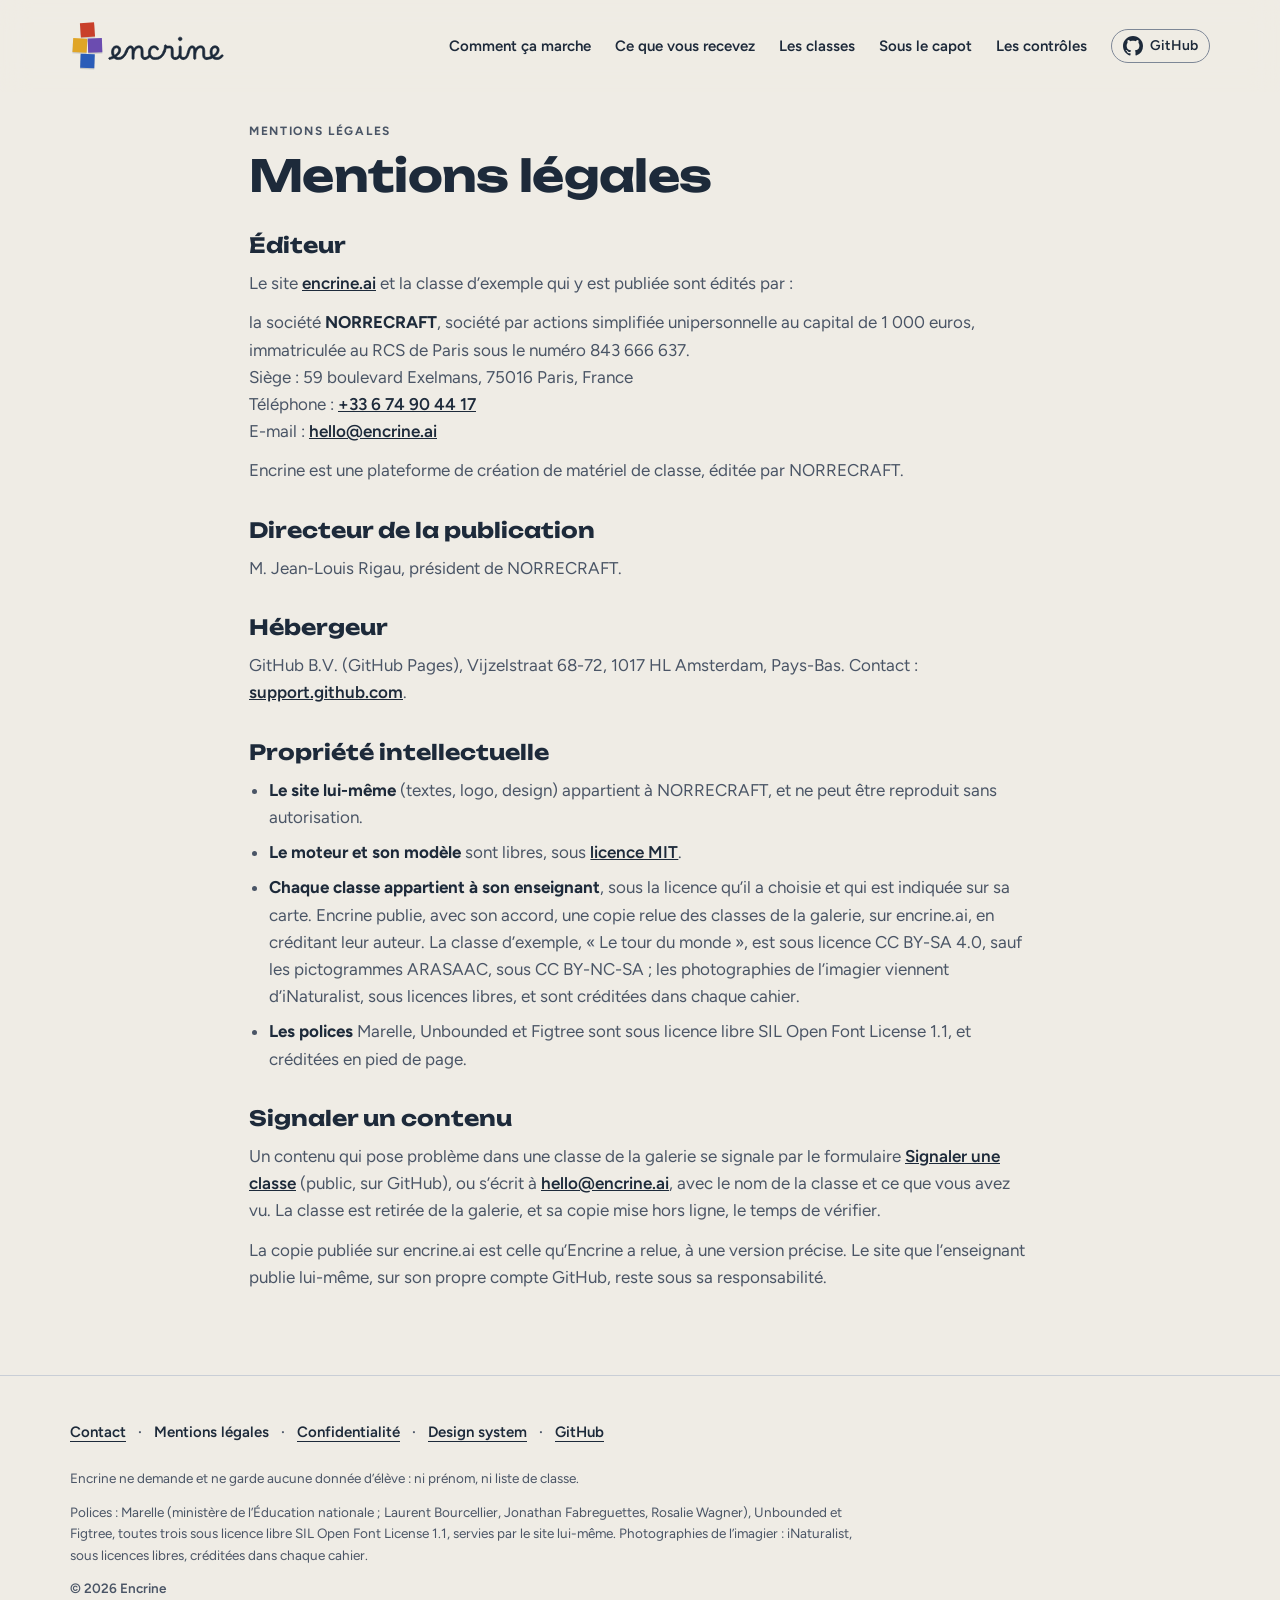
<file: mentions-legales/index.html>
<!doctype html>
<html lang="fr">
<head>
<meta charset="utf-8">
<meta name="viewport" content="width=device-width, initial-scale=1, viewport-fit=cover">
<title>Mentions légales — Encrine</title>
<meta name="description" content="Mentions légales du site encrine.ai : éditeur, hébergeur, propriété intellectuelle, signalement d’un contenu.">
<!-- L'aperçu de lien (messageries, réseaux) : des adresses absolues ; l'image, assets/partage.png, vient de assets/partage.html (README). -->
<meta property="og:type" content="website">
<meta property="og:locale" content="fr_FR">
<meta property="og:site_name" content="Encrine">
<meta property="og:title" content="Mentions légales — Encrine">
<meta property="og:description" content="Mentions légales du site encrine.ai : éditeur, hébergeur, propriété intellectuelle, signalement d’un contenu.">
<meta property="og:url" content="https://encrine.ai/mentions-legales/">
<meta property="og:image" content="https://encrine.ai/assets/partage.png">
<meta property="og:image:type" content="image/png">
<meta property="og:image:width" content="1200">
<meta property="og:image:height" content="630">
<meta property="og:image:alt" content="Le logo d’Encrine, la marelle de huit cases et le titre « Case après case, votre année de classe. »">
<meta name="twitter:card" content="summary_large_image">
<meta name="twitter:title" content="Mentions légales — Encrine">
<meta name="twitter:description" content="Mentions légales du site encrine.ai : éditeur, hébergeur, propriété intellectuelle, signalement d’un contenu.">
<meta name="twitter:image" content="https://encrine.ai/assets/partage.png">
<meta name="twitter:image:alt" content="Le logo d’Encrine, la marelle de huit cases et le titre « Case après case, votre année de classe. »">
<link rel="canonical" href="https://encrine.ai/mentions-legales/">
<link rel="icon" href="../assets/icone-onglet.svg" type="image/svg+xml">
<link rel="apple-touch-icon" href="../assets/icone-encrine.svg">
<link rel="stylesheet" href="../styles.css">
</head>
<body>
<a class="evitement" href="#contenu">Aller au contenu</a>

<header class="entete">
  <div class="cadre">
    <a class="marque" href="../" aria-label="Encrine, accueil">
      <img class="clair" src="../assets/logo-encrine.svg" alt="encrine" width="661" height="221">
      <img class="sombre" src="../assets/logo-encrine-craie.svg" alt="encrine" width="661" height="221">
    </a>
    <nav class="nav" aria-label="Menu principal">
      <a href="../#comment">Comment ça marche</a>
      <a href="../#recu">Ce que vous recevez</a>
      <a href="../#classes">Les classes</a>
      <a href="../#capot">Sous le capot</a>
      <a href="../#controles">Les contrôles</a>
      <a class="nav__github" href="https://github.com/encrine-ai"><svg class="nav__icone" viewBox="0 0 16 16" width="20" height="20" aria-hidden="true" focusable="false"><path fill="currentColor" d="M8 0C3.58 0 0 3.58 0 8c0 3.54 2.29 6.53 5.47 7.59.4.07.55-.17.55-.38 0-.19-.01-.82-.01-1.49-2.01.37-2.53-.49-2.69-.94-.09-.23-.48-.94-.82-1.13-.28-.15-.68-.52-.01-.53.63-.01 1.08.58 1.23.82.72 1.21 1.87.87 2.33.66.07-.52.28-.87.51-1.07-1.78-.2-3.64-.89-3.64-3.95 0-.87.31-1.59.82-2.15-.08-.2-.36-1.02.08-2.12 0 0 .67-.21 2.2.82.64-.18 1.32-.27 2-.27.68 0 1.36.09 2 .27 1.53-1.04 2.2-.82 2.2-.82.44 1.1.16 1.92.08 2.12.51.56.82 1.27.82 2.15 0 3.07-1.87 3.75-3.65 3.95.29.25.54.73.54 1.48 0 1.07-.01 1.93-.01 2.2 0 .21.15.46.55.38A8.013 8.013 0 0016 8c0-4.42-3.58-8-8-8z"/></svg><span>GitHub</span></a>
    </nav>
  </div>
</header>

<main class="texte" id="contenu" tabindex="-1">
  <div class="cadre">
    <p class="surtitre">Mentions légales</p>
    <h1>Mentions légales</h1>

    <section>
      <h2>Éditeur</h2>
      <p>Le site <a href="https://encrine.ai/">encrine.ai</a> et la classe d’exemple qui y est publiée sont édités par :</p>
      <p>la société <b>NORRECRAFT</b>, société par actions simplifiée unipersonnelle au capital de 1 000 euros, immatriculée au RCS de Paris sous le numéro 843 666 637.<br>
      Siège : 59 boulevard Exelmans, 75016 Paris, France<br>
      Téléphone : <a href="tel:+33674904417">+33 6 74 90 44 17</a><br>
      E-mail : <a href="mailto:hello@encrine.ai">hello@encrine.ai</a></p>
      <p>Encrine est une plateforme de création de matériel de classe, éditée par NORRECRAFT.</p>
    </section>

    <section>
      <h2>Directeur de la publication</h2>
      <p>M. Jean-Louis Rigau, président de NORRECRAFT.</p>
    </section>

    <section>
      <h2>Hébergeur</h2>
      <p>GitHub B.V. (GitHub Pages), Vijzelstraat 68-72, 1017 HL Amsterdam, Pays-Bas. Contact : <a href="https://support.github.com/">support.github.com</a>.</p>
    </section>

    <section>
      <h2>Propriété intellectuelle</h2>
      <ul>
        <li><b>Le site lui-même</b> (textes, logo, design) appartient à NORRECRAFT, et ne peut être reproduit sans autorisation.</li>
        <li><b>Le moteur et son modèle</b> sont libres, sous <a href="https://github.com/encrine-ai/moteur/blob/main/LICENSE">licence MIT</a>.</li>
        <li><b>Chaque classe appartient à son enseignant</b>, sous la licence qu’il a choisie et qui est indiquée sur sa carte. Encrine publie, avec son accord, une copie relue des classes de la galerie, sur encrine.ai, en créditant leur auteur. La classe d’exemple, « Le tour du monde », est sous licence CC BY-SA 4.0, sauf les pictogrammes ARASAAC, sous CC BY-NC-SA ; les photographies de l’imagier viennent d’iNaturalist, sous licences libres, et sont créditées dans chaque cahier.</li>
        <li><b>Les polices</b> Marelle, Unbounded et Figtree sont sous licence libre SIL Open Font License 1.1, et créditées en pied de page.</li>
      </ul>
    </section>

    <section>
      <h2>Signaler un contenu</h2>
      <p>Un contenu qui pose problème dans une classe de la galerie se signale par le formulaire <a href="https://github.com/encrine-ai/encrine-ai.github.io/issues/new?template=signaler-une-classe.yml">Signaler une classe</a> (public, sur GitHub), ou s’écrit à <a href="mailto:hello@encrine.ai">hello@encrine.ai</a>, avec le nom de la classe et ce que vous avez vu. La classe est retirée de la galerie, et sa copie mise hors ligne, le temps de vérifier.</p>
      <p>La copie publiée sur encrine.ai est celle qu’Encrine a relue, à une version précise. Le site que l’enseignant publie lui-même, sur son propre compte GitHub, reste sous sa responsabilité.</p>
    </section>
  </div>
</main>

<footer class="pied">
  <div class="cadre">
    <nav class="pied__liens" aria-label="Informations">
      <ul>
        <li><a href="../contact/">Contact</a></li>
        <li><a href="../mentions-legales/" aria-current="page">Mentions légales</a></li>
        <li><a href="../confidentialite/">Confidentialité</a></li>
        <li><a href="../design/">Design system</a></li>
        <li><a href="https://github.com/encrine-ai">GitHub</a></li>
      </ul>
    </nav>
    <p>Encrine ne demande et ne garde aucune donnée d’élève : ni prénom, ni liste de classe.</p>
    <p>Polices : Marelle (ministère de l’Éducation nationale ; Laurent Bourcellier, Jonathan Fabreguettes, Rosalie Wagner), Unbounded et Figtree, toutes trois sous licence libre SIL Open Font License 1.1, servies par le site lui-même. Photographies de l’imagier : iNaturalist, sous licences libres, créditées dans chaque cahier.</p>
    <p class="pied__copyright">© 2026 Encrine</p>
  </div>
</footer>
<script src="../site.js"></script>
</body>
</html>
</file>
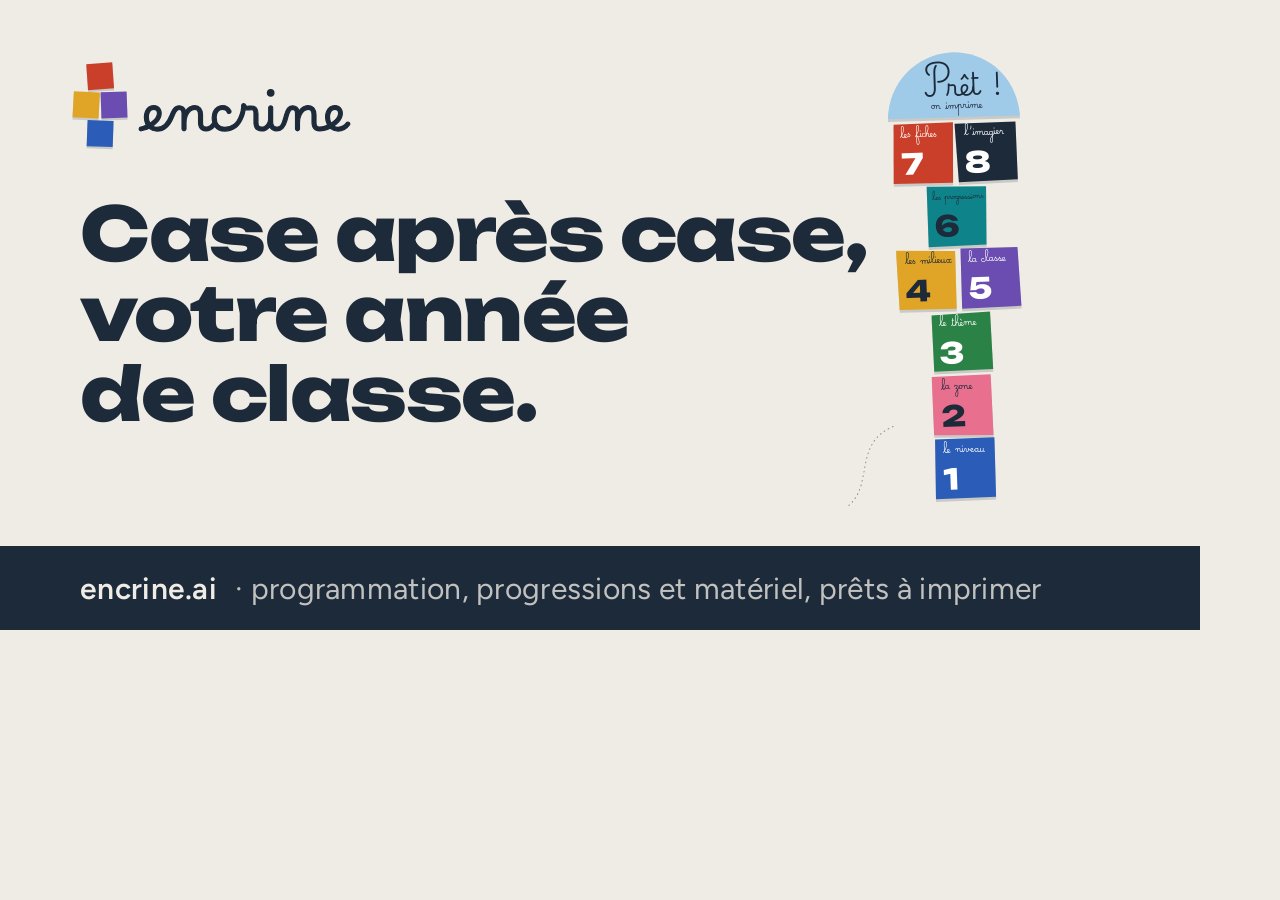
<file: assets/partage.html>
<!doctype html>
<html lang="fr">
<head>
<meta charset="utf-8">
<meta name="robots" content="noindex">
<title>Image de partage — Encrine</title>
<!-- La source de assets/partage.png, l'image des aperçus de lien (Open
     Graph) : 1200 × 630, capturée avec Chromium (README, « L'aperçu de
     lien »). La marelle est celle du héros de l'accueil, recopiée. -->
<link rel="stylesheet" href="../styles.css">
<style>
  :root { color-scheme: light; }
  html, body { margin: 0; width: 1200px; height: 630px; overflow: hidden; background: var(--craie); }
  .vignette { position: relative; width: 1200px; height: 630px; box-sizing: border-box; padding: 58px 0 0 80px; color: var(--ardoise); }
  .vignette__logo { display: block; height: 96px; width: auto; margin-left: -12px; }
  .vignette h1 { font: 800 74px/1.08 var(--font-titre); letter-spacing: -0.02em; margin: 40px 0 0; }
  .vignette__pied { position: absolute; left: 0; right: 0; bottom: 0; height: 84px; background: var(--ardoise); color: var(--craie);
    display: flex; align-items: center; padding: 0 80px; font: 600 30px var(--font-texte); letter-spacing: .01em; }
  .vignette__pied span { opacity: .78; font-weight: 400; margin-left: 18px; }
  .vignette__marelle { position: absolute; right: 96px; top: 14px; width: 250px; transform: rotate(4deg); }
  .vignette__marelle svg { display: block; width: 100%; height: auto; overflow: visible; }
</style>
</head>
<body>
<div class="vignette">
  <img class="vignette__logo" src="logo-encrine.svg" alt="encrine">
  <h1>Case après case,<br>votre année<br>de classe.</h1>
  <div class="vignette__marelle"><svg viewBox="-330 -1240 640 1300" aria-hidden="true"><path class="pointille" d="M -300 40 C -240 -20, -300 -120, -200 -170"/><g transform="rotate(-6)"><path class="ombre-svg" transform="translate(0 7)" d="M-76 -153 L76 -153 L75 -1 L-79 0Z"/><path class="ombre-svg" transform="translate(0 7)" d="M-79 -313 L72 -315 L74 -159 L-78 -164Z"/><path class="ombre-svg" transform="translate(0 7)" d="M-74 -470 L76 -475 L79 -328 L-72 -326Z"/><path class="ombre-svg" transform="translate(0 7)" d="M-159 -639 L-8 -633 L-9 -485 L-155 -487Z"/><path class="ombre-svg" transform="translate(0 7)" d="M6 -639 L152 -638 L157 -487 L5 -485Z"/><path class="ombre-svg" transform="translate(0 7)" d="M-75 -800 L77 -796 L73 -647 L-75 -645Z"/><path class="ombre-svg" transform="translate(0 7)" d="M-154 -962 L-2 -963 L-7 -808 L-159 -810Z"/><path class="ombre-svg" transform="translate(0 7)" d="M2 -959 L158 -959 L159 -811 L8 -809Z"/><path class="ombre-svg" transform="translate(0 7)" d="M-168 -976 C -164 -1070, -90 -1140, 2 -1142 C 96 -1140, 166 -1070, 170 -974 Z"/><path class="c-bleu" d="M-76 -153 L76 -153 L75 -1 L-79 0Z"/><path class="c-rose" d="M-79 -313 L72 -315 L74 -159 L-78 -164Z"/><path class="c-vert" d="M-74 -470 L76 -475 L79 -328 L-72 -326Z"/><path class="c-ocre" d="M-159 -639 L-8 -633 L-9 -485 L-155 -487Z"/><path class="c-violet" d="M6 -639 L152 -638 L157 -487 L5 -485Z"/><path class="c-turquoise" d="M-75 -800 L77 -796 L73 -647 L-75 -645Z"/><path class="c-rouge" d="M-154 -962 L-2 -963 L-7 -808 L-159 -810Z"/><path class="c-encre" d="M2 -959 L158 -959 L159 -811 L8 -809Z"/><path class="c-ciel" d="M-168 -976 C -164 -1070, -90 -1140, 2 -1142 C 96 -1140, 166 -1070, 170 -974 Z"/><text class="t-chiffre t-clair" x="-57" y="-22">1</text><text class="t-etiquette t-clair" x="-57" y="-118">le niveau</text><text class="t-chiffre t-sombre" x="-57" y="-184">2</text><text class="t-etiquette t-sombre" x="-57" y="-280">la zone</text><text class="t-chiffre t-clair" x="-57" y="-346">3</text><text class="t-etiquette t-clair" x="-57" y="-442">le thème</text><text class="t-chiffre t-sombre" x="-138" y="-508">4</text><text class="t-etiquette t-sombre" x="-138" y="-604">les milieux</text><text class="t-chiffre t-clair" x="24" y="-508">5</text><text class="t-etiquette t-clair" x="24" y="-604">la classe</text><text class="t-chiffre t-sombre" x="-57" y="-670">6</text><text class="t-etiquette t-etiquette--long t-sombre" x="-62" y="-766">les progressions</text><text class="t-chiffre t-clair" x="-138" y="-832">7</text><text class="t-etiquette t-clair" x="-138" y="-928">les fiches</text><text class="t-chiffre t-clair" x="24" y="-832">8</text><text class="t-etiquette t-clair" x="24" y="-928">l’imagier</text><text class="t-pret t-sombre" x="-74" y="-1030">Prêt !</text><text class="t-etiquette t-sombre" x="-58" y="-998">on imprime</text></g></svg></div>
  <div class="vignette__pied">encrine.ai<span>· programmation, progressions et matériel, prêts à imprimer</span></div>
</div>
</body>
</html>
</file>
<file: styles.css>
/* Encrine — page d'accueil.
 * Les valeurs viennent du design system « Le parcours » (tokens.json) :
 * fond craie, cartes feuille, encre ardoise ; les huit couleurs de case
 * ne servent qu'aux cases. Mise en page : une colonne de texte, le
 * parcours de cases à droite ; sur téléphone, tout s'empile.
 */
/* Unbounded et Figtree : les fichiers de Google Fonts (latin, latin étendu), servis par le site. */
@font-face {
  font-family: "Figtree";
  font-style: normal;
  font-weight: 400 800;
  font-display: swap;
  src: url(fonts/figtree-latin-ext.woff2) format("woff2");
  unicode-range: U+0100-02BA, U+02BD-02C5, U+02C7-02CC, U+02CE-02D7, U+02DD-02FF, U+0304, U+0308, U+0329, U+1D00-1DBF, U+1E00-1E9F, U+1EF2-1EFF, U+2020, U+20A0-20AB, U+20AD-20C4, U+2113, U+2C60-2C7F, U+A720-A7FF;
}
@font-face {
  font-family: "Figtree";
  font-style: normal;
  font-weight: 400 800;
  font-display: swap;
  src: url(fonts/figtree-latin.woff2) format("woff2");
  unicode-range: U+0000-00FF, U+0131, U+0152-0153, U+02BB-02BC, U+02C6, U+02DA, U+02DC, U+0304, U+0308, U+0329, U+2000-206F, U+20AC, U+2122, U+2191, U+2193, U+2212, U+2215, U+FEFF, U+FFFD;
}
@font-face {
  font-family: "Unbounded";
  font-style: normal;
  font-weight: 600 900;
  font-display: swap;
  src: url(fonts/unbounded-latin-ext.woff2) format("woff2");
  unicode-range: U+0100-02BA, U+02BD-02C5, U+02C7-02CC, U+02CE-02D7, U+02DD-02FF, U+0304, U+0308, U+0329, U+1D00-1DBF, U+1E00-1E9F, U+1EF2-1EFF, U+2020, U+20A0-20AB, U+20AD-20C4, U+2113, U+2C60-2C7F, U+A720-A7FF;
}
@font-face {
  font-family: "Unbounded";
  font-style: normal;
  font-weight: 600 900;
  font-display: swap;
  src: url(fonts/unbounded-latin.woff2) format("woff2");
  unicode-range: U+0000-00FF, U+0131, U+0152-0153, U+02BB-02BC, U+02C6, U+02DA, U+02DC, U+0304, U+0308, U+0329, U+2000-206F, U+20AC, U+2122, U+2191, U+2193, U+2212, U+2215, U+FEFF, U+FFFD;
}
@font-face {
  font-family: "Marelle";
  src: url("fonts/marelle.woff2") format("woff2");
  font-display: swap;
}

:root {
  --craie: #efece5;
  --feuille: #ffffff;
  --ardoise: #1d2a3a;
  --ardoise-douce: #4a5566;
  --trait: #c9ced6;
  --trait-fort: #7d8796;
  --case-rouge: #c93f2a;
  --case-ocre: #e0a526;
  --case-vert: #2b8246;
  --case-turquoise: #0f838a;
  --case-bleu: #2a5cb8;
  --case-violet: #6b4cb0;
  --case-rose: #e86f8e;
  --case-ciel: #9fcbe9;
  --sur-case-clair: #ffffff;
  --sur-case-sombre: #1d2a3a;
  --case-encre: #1d2a3a;           /* la case 8, à l'ardoise dans les deux thèmes */
  --ombre-case: 0 6px 0 rgba(29, 42, 58, 0.18);
  --ombre-bouton: 0 5px 0 #0b121c;
  --ombre-svg: rgba(29, 42, 58, 0.18);

  --font-titre: "Unbounded", "Arial Black", system-ui, sans-serif;
  --font-cursive: "Marelle", "Segoe Script", cursive;
  --font-texte: "Figtree", "Segoe UI", system-ui, sans-serif;

  --pas-2: 8px; --pas-3: 12px; --pas-4: 16px; --pas-5: 24px; --pas-6: 32px; --pas-7: 48px; --pas-8: 72px;
  --angle-carte: 18px;
  --angle-pastille: 999px;
  --largeur: 1180px;
}

@media (prefers-color-scheme: dark) {
  :root:not([data-theme="light"]) {
    --craie: #141c27; --feuille: #1d2a3a; --ardoise: #efece5; --ardoise-douce: #b9c1cc;
    --trait: #3a4a5e; --trait-fort: #8a95a5;
    --case-encre: #2e3e54;
    --ombre-case: 0 6px 0 rgba(0, 0, 0, 0.45);
    --ombre-bouton: 0 5px 0 #8a95a5;
    --ombre-svg: rgba(0, 0, 0, 0.45);
    color-scheme: dark;
  }
}
:root[data-theme="dark"] {
  --craie: #141c27; --feuille: #1d2a3a; --ardoise: #efece5; --ardoise-douce: #b9c1cc;
  --trait: #3a4a5e; --trait-fort: #8a95a5;
  --case-encre: #2e3e54;
  --ombre-case: 0 6px 0 rgba(0, 0, 0, 0.45);
  --ombre-bouton: 0 5px 0 #8a95a5;
  --ombre-svg: rgba(0, 0, 0, 0.45);
  color-scheme: dark;
}

* { box-sizing: border-box; }
html { scroll-behavior: smooth; }
@media (prefers-reduced-motion: reduce) { html { scroll-behavior: auto; } }
body {
  margin: 0;
  background: var(--craie);
  color: var(--ardoise);
  font: 400 17px/1.6 var(--font-texte);
}
img { max-width: 100%; height: auto; }
a { color: inherit; }
.insecable { white-space: nowrap; }
:focus-visible { outline: 3px solid var(--case-bleu); outline-offset: 3px; }

.cadre {
  max-width: var(--largeur);
  margin: 0 auto;
  padding-left: max(20px, env(safe-area-inset-left, 0px));
  padding-right: max(20px, env(safe-area-inset-right, 0px));
}

/* ——— En-tête : toujours visible ———
 * Collé en haut de l'écran (sticky), sur un fond de craie légèrement voilé.
 * Une fois la page descendue (classe entete--descendu, posée par site.js),
 * il prend un filet et se resserre : sa boîte garde la même hauteur (rien ne
 * saute dans la page), mais il remonte de --entete-retrait sous le bord de
 * l'écran, et le logo rapetisse un peu. Les ancres placent leurs titres juste
 * en dessous (scroll-margin-top, plus bas). */
:root { --entete-haut: 92px; --entete-retrait: 20px; }
.entete {
  position: sticky; top: calc(-1 * var(--entete-retrait)); z-index: 40;
  background: var(--craie);
  background: color-mix(in srgb, var(--craie) 86%, transparent);
  -webkit-backdrop-filter: blur(14px) saturate(1.2); backdrop-filter: blur(14px) saturate(1.2);
  box-shadow: 0 1px 0 transparent;
  transition: box-shadow .2s ease;
}
.entete--descendu { box-shadow: 0 1px 0 var(--trait); }
.entete .cadre { display: flex; align-items: center; justify-content: space-between; gap: var(--pas-5); height: var(--entete-haut); }
.entete .cadre > * { transition: transform .2s ease; }
.entete--descendu .cadre > * { transform: translateY(calc(var(--entete-retrait) / 2)); }
.entete__temoin { position: absolute; top: 0; left: 0; width: 1px; height: max(var(--entete-retrait), 8px); pointer-events: none; }
.marque { display: inline-flex; line-height: 0; }
.marque img { height: 52px; width: auto; transform-origin: left center; transition: transform .2s ease; }
.entete--descendu .marque img { transform: scale(.8); }
@media (prefers-reduced-motion: reduce) { .entete, .entete .cadre > *, .marque img { transition: none; } }
/* Le lien d'évitement, au-dessus de l'en-tête quand il reçoit le focus. */
.evitement { position: absolute; left: 16px; top: -200px; z-index: 60; padding: 12px 18px; background: var(--ardoise); color: var(--craie); font-weight: 700; text-decoration: none; }
.evitement:focus { position: fixed; top: 12px; }
main[tabindex="-1"]:focus { outline: none; }
/* Le logo à l'encre ardoise sur fond clair, à la craie sur fond sombre. */
.marque .sombre, .bascule .sombre { display: none; }
@media (prefers-color-scheme: dark) { :root:not([data-theme="light"]) :is(.marque, .bascule) .clair { display: none; } :root:not([data-theme="light"]) :is(.marque, .bascule) .sombre { display: inline; } }
:root[data-theme="dark"] :is(.marque, .bascule) .clair { display: none; }
:root[data-theme="dark"] :is(.marque, .bascule) .sombre { display: inline; }
.nav { display: flex; align-items: center; gap: var(--pas-5); font-weight: 600; font-size: 15px; }
.nav a { text-decoration: none; }
.nav a:hover { text-decoration: underline; text-underline-offset: 4px; }
/* GitHub : un lien discret, cerné d'un filet fin, sans fond ; la cible reste
   de 44 px de haut pour le doigt, le cadre visible n'en fait que 34. */
.nav a.nav__github { position: relative; display: inline-flex; align-items: center; gap: 7px; min-height: 44px; padding: 0 12px; font-size: 14px; white-space: nowrap; text-decoration: none; }
.nav a.nav__github::before { content: ""; position: absolute; inset: 5px 0; border: 1.5px solid var(--trait-fort); border-radius: 999px; }
.nav a.nav__github:hover::before { border-color: var(--ardoise); }
.nav__icone { flex: none; }

/* ——— Boutons : des cases ——— */
.bouton {
  display: inline-flex; align-items: center; justify-content: center;
  min-height: 54px; padding: 0 var(--pas-5);
  font: 800 16px/1.2 var(--font-texte);
  color: var(--ardoise); background: transparent;
  border: 2px solid var(--ardoise); border-radius: 0;
  text-decoration: none; cursor: pointer;
}
.bouton--principal { background: var(--ardoise); color: var(--craie); box-shadow: var(--ombre-bouton); }
.bouton--principal:active { transform: translateY(4px); box-shadow: none; }
.bouton--petit { min-height: 44px; padding: 0 18px; font-size: 15px; }
.boutons { display: flex; flex-wrap: wrap; gap: var(--pas-3); }

/* ——— Héros ——— */
.heros .cadre { display: grid; grid-template-columns: minmax(0, 1fr) minmax(0, 440px); gap: var(--pas-6); align-items: center; padding-block: 24px 64px; }
.heros__texte { min-width: 0; }
.surtitre { margin: 0 0 var(--pas-4); font: 700 12px/1.3 var(--font-texte); letter-spacing: 0.14em; text-transform: uppercase; color: var(--ardoise-douce); }
h1, h2, h3 { font-family: var(--font-titre); text-wrap: balance; margin: 0; }
h1 { font-size: clamp(36px, 5.2vw, 60px); line-height: 1.04; font-weight: 700; letter-spacing: -0.02em; }
.chapeau { margin: var(--pas-5) 0 var(--pas-6); font-size: 19px; line-height: 1.55; color: var(--ardoise-douce); max-width: 34em; }
.chiffres { display: grid; grid-template-columns: repeat(3, minmax(0, 1fr)); gap: var(--pas-5); margin-top: var(--pas-7); padding-top: var(--pas-4); border-top: 2px solid var(--ardoise); max-width: 640px; }
.chiffres b { display: block; font: 900 clamp(30px, 3.4vw, 40px)/1 var(--font-titre); font-variant-numeric: tabular-nums; }
.chiffres--faits b { font-size: clamp(18px, 1.8vw, 22px); line-height: 1.15; }
.chiffres small { display: block; margin-top: 6px; font-size: 13px; line-height: 1.45; color: var(--ardoise-douce); }
.parcours-heros { width: 100%; max-width: 440px; justify-self: center; }
.parcours-heros svg { display: block; width: 100%; height: auto; overflow: visible; }

/* Les cases du dessin, par rôle */
.c-bleu { fill: var(--case-bleu); } .c-rose { fill: var(--case-rose); } .c-vert { fill: var(--case-vert); }
.c-ocre { fill: var(--case-ocre); } .c-violet { fill: var(--case-violet); } .c-turquoise { fill: var(--case-turquoise); }
.c-rouge { fill: var(--case-rouge); } .c-encre { fill: var(--case-encre); } .c-ciel { fill: var(--case-ciel); }
.t-clair { fill: var(--sur-case-clair); } .t-sombre { fill: var(--sur-case-sombre); }
.t-chiffre { font: 800 74px var(--font-titre); }
.t-etiquette { font: 400 21px var(--font-cursive); }
.t-etiquette--long { font-size: 16px; }
.t-pret { font: 400 62px var(--font-cursive); }
.ombre-svg { fill: var(--ombre-svg); }
.pointille { fill: none; stroke: var(--ardoise); stroke-width: 2.5; stroke-dasharray: 2 10; stroke-linecap: round; opacity: 0.5; }

/* ——— Sections ——— */
.section { --section-marge: 72px; padding-block: var(--section-marge); }
/* Une ancre vers une section place son surtitre à 24 px sous l'en-tête resserré : la marge haute de la section passe sous lui. */
.section[id] { scroll-margin-top: calc(var(--entete-haut) - var(--entete-retrait) - var(--section-marge) + 24px); }
.section--feuille { background: var(--feuille); }
.section h2 { font-size: clamp(28px, 3.6vw, 40px); line-height: 1.1; font-weight: 700; letter-spacing: -0.015em; max-width: 22em; }
.section .intro { margin: var(--pas-4) 0 0; color: var(--ardoise-douce); max-width: 40em; }

/* Comment ça marche : quatre cases */
.etapes { list-style: none; margin: var(--pas-7) 0 0; padding: 0; display: grid; grid-template-columns: repeat(4, minmax(0, 1fr)); gap: var(--pas-5); }
.etape { min-width: 0; }
.case {
  display: flex; flex-direction: column; justify-content: space-between;
  width: 112px; height: 112px; padding: 10px 12px;
  box-shadow: var(--ombre-case); color: var(--sur-case-clair);
}
.case--sombre { color: var(--sur-case-sombre); }
.case__etiquette { font: 400 17px/1.1 var(--font-cursive); white-space: nowrap; }
.case__chiffre { font: 900 42px/1 var(--font-titre); }
.etape:nth-child(1) .case { background: var(--case-bleu); transform: rotate(-2deg); }
.etape:nth-child(2) .case { background: var(--case-rose); transform: rotate(1.5deg); }
.etape:nth-child(3) .case { background: var(--case-vert); transform: rotate(-1deg); }
.etape:nth-child(4) .case { background: var(--case-ocre); transform: rotate(2deg); }
.etape h3 { margin-top: var(--pas-5); font-size: 19px; line-height: 1.25; font-weight: 700; }
.etape p { margin: var(--pas-2) 0 0; font-size: 15.5px; color: var(--ardoise-douce); }
.etape code { font: 600 14px/1 ui-monospace, "SFMono-Regular", Menlo, monospace; background: var(--craie); padding: 2px 6px; border-radius: 4px; color: var(--ardoise); }
.section--feuille .etape code { background: var(--craie); }
.note { margin: var(--pas-6) 0 0; padding: var(--pas-4) var(--pas-5); border-left: 0; background: var(--craie); border-radius: var(--angle-carte); font-size: 15px; color: var(--ardoise-douce); max-width: 46em; }
.note strong { color: var(--ardoise); }

/* Les classes partagées : chaque carte porte les couleurs de son thème */
.classes { display: grid; grid-template-columns: repeat(auto-fill, minmax(min(100%, 340px), 1fr)); gap: var(--pas-5); margin-top: var(--pas-6); }
.classe { background: var(--feuille); border-radius: var(--angle-carte); padding: var(--pas-5); min-width: 0; display: grid; grid-template-columns: minmax(0, 1fr); gap: var(--pas-3); align-content: start; }
.frise { display: flex; gap: 6px; }
.frise span { display: block; height: 30px; }
.frise-legende { display: flex; gap: 6px; margin-top: -4px; font-size: 12.5px; color: var(--ardoise-douce); }
.frise-legende span { min-width: 0; overflow: hidden; text-overflow: ellipsis; white-space: nowrap; }
.classe__titre { margin-top: var(--pas-2); font-size: 20px; line-height: 1.25; font-weight: 700; }
.classe__sous { margin: 0; font-size: 14.5px; color: var(--ardoise-douce); }
.classe__faits { list-style: none; margin: 0; padding: 0; display: flex; flex-wrap: wrap; gap: 6px; }
.classe__faits li { padding: 3px 10px; border-radius: var(--angle-pastille); border: 1.5px solid var(--trait); font-size: 13px; font-weight: 600; }
.classe__faits li::before { content: "✓ "; color: var(--case-vert); font-weight: 800; }
.classe__meta { margin: 0; font-size: 13px; color: var(--ardoise-douce); }
.classe__meta a { color: var(--ardoise); }
.classes__attente { color: var(--ardoise-douce); }
.classes__signaler { margin: var(--pas-5) 0 0; font-size: 14.5px; color: var(--ardoise-douce); }
.classes__signaler a { color: var(--ardoise); font-weight: 700; }

/* La boucle */
.boucle { list-style: none; padding: 0; margin: var(--pas-7) 0 0; display: grid; grid-template-columns: repeat(3, minmax(0, 1fr)); gap: var(--pas-5); position: relative; }
.boucle li { background: var(--craie); border-radius: var(--angle-carte); padding: var(--pas-5); min-width: 0; position: relative; }
.boucle li::before { content: ""; display: block; width: 28px; height: 28px; margin-bottom: var(--pas-4); box-shadow: var(--ombre-case); }
.boucle li:nth-child(1)::before { background: var(--case-violet); transform: rotate(-3deg); }
.boucle li:nth-child(2)::before { background: var(--case-turquoise); transform: rotate(2deg); }
.boucle li:nth-child(3)::before { background: var(--case-rouge); transform: rotate(-1.5deg); }
.boucle h3 { font-size: 18px; line-height: 1.25; font-weight: 700; }
.boucle p { margin: var(--pas-2) 0 0; font-size: 15.5px; color: var(--ardoise-douce); }

/* Aujourd'hui */
.etat { margin-top: var(--pas-6); display: grid; gap: var(--pas-3); max-width: 760px; }
.etat div { display: grid; grid-template-columns: 170px minmax(0, 1fr); gap: var(--pas-4); align-items: baseline; padding: var(--pas-4) 0; border-bottom: 1px solid var(--trait); }
.etat dt, .etat .niveau { font: 700 16px/1.3 var(--font-titre); }
.etat p { margin: 0; color: var(--ardoise-douce); }
.etiquette-etat { display: inline-block; margin-right: 8px; padding: 2px 10px; border-radius: var(--angle-pastille); font: 700 12.5px/1.6 var(--font-texte); }
.etiquette-etat--pret { background: var(--case-vert); color: var(--sur-case-clair); }
.etiquette-etat--bientot { background: var(--case-ocre); color: var(--sur-case-sombre); }
.etiquette-etat--plus-tard { border: 1.5px solid var(--trait-fort); color: var(--ardoise); }

/* Appel final */
.appel { text-align: left; }
.appel .cadre { display: flex; flex-wrap: wrap; align-items: center; justify-content: space-between; gap: var(--pas-5); }
.appel h2 { max-width: 16em; }

/* Pied */
.pied { padding-block: 40px 56px; border-top: 1px solid var(--trait); font-size: 13.5px; color: var(--ardoise-douce); }
.pied .cadre { display: grid; gap: var(--pas-3); }
.pied p { margin: 0; max-width: 60em; }
.pied__liens ul { list-style: none; margin: 0 0 var(--pas-2); padding: 0; display: flex; flex-wrap: wrap; align-items: center; gap: 4px 0; font-size: 15px; font-weight: 600; color: var(--ardoise); }
.pied__liens li { display: inline-flex; align-items: center; }
.pied__liens li + li::before { content: "·"; padding: 0 12px; color: var(--ardoise-douce); }
.pied__liens a { display: inline-flex; align-items: center; min-height: 32px; text-underline-offset: 4px; }
.pied__liens a[aria-current] { text-decoration: none; }
.pied__copyright { font-weight: 600; }

/* ——— Les pages de texte : contact, mentions légales, confidentialité ——— */
.texte { padding-block: 32px 72px; }
.texte .cadre { max-width: calc(46em + 40px); }
.texte h1 { font-size: clamp(30px, 5vw, 44px); line-height: 1.1; font-weight: 700; letter-spacing: -0.015em; margin: 0 0 var(--pas-4); overflow-wrap: anywhere; }
.texte .chapeau { margin: 0 0 var(--pas-6); font-size: 19px; color: var(--ardoise-douce); }
.texte section { margin-top: var(--pas-6); }
.texte h2 { font-size: 21px; line-height: 1.25; font-weight: 700; margin: 0 0 var(--pas-3); }
.texte p, .texte li { color: var(--ardoise-douce); }
.texte p { margin: 0 0 var(--pas-3); }
.texte ul { margin: 0 0 var(--pas-3); padding-left: 1.2em; display: grid; gap: var(--pas-2); }
.texte b, .texte strong, .texte a:not(.bouton) { color: var(--ardoise); }
.texte a:not(.bouton) { font-weight: 600; overflow-wrap: anywhere; }
.texte code { font: 600 0.9em ui-monospace, "SFMono-Regular", Menlo, monospace; background: var(--feuille); padding: 1px 5px; border-radius: 4px; color: var(--ardoise); }
.texte__courriel { margin: 0 0 var(--pas-6); }
.texte__courriel .bouton { overflow-wrap: anywhere; }
.texte__cartes { display: grid; grid-template-columns: repeat(auto-fit, minmax(min(100%, 300px), 1fr)); gap: var(--pas-4); }
.texte__cartes section { margin: 0; background: var(--feuille); border-radius: var(--angle-carte); padding: var(--pas-5); min-width: 0; }
.texte__cartes section:first-child { box-shadow: inset 6px 0 0 var(--case-ocre); }
.texte__cartes h2 { font-size: 19px; }
.texte__cartes p:last-child { margin-bottom: 0; }
.texte__date { margin-top: var(--pas-6); font-size: 14.5px; }

/* ——— Sommaire ——— */
.sommaire { padding-block: 0 var(--pas-6); }
.sommaire__titre { margin: 0 0 var(--pas-3); font: 400 20px/1.1 var(--font-cursive); color: var(--ardoise-douce); }
.sommaire__liste { list-style: none; margin: 0; padding: 0; display: flex; flex-wrap: wrap; gap: var(--pas-2) var(--pas-3); }
.sommaire__liste a { display: inline-flex; align-items: center; gap: 10px; min-height: 44px; padding: 0 16px 0 12px; background: var(--feuille); border: 1.5px solid var(--trait); font-weight: 700; font-size: 15px; text-decoration: none; }
.sommaire__liste a:hover { border-color: var(--ardoise); }
.sommaire__case { width: 14px; height: 14px; flex: none; transform: rotate(-4deg); }
.sommaire__liste li:nth-child(even) .sommaire__case { transform: rotate(5deg); }
[id] { scroll-margin-top: calc(var(--entete-haut) - var(--entete-retrait) + 16px); }

/* ——— L'entretien ——— */
.entretien { margin-top: var(--pas-7); display: grid; grid-template-columns: minmax(0, 5fr) minmax(0, 7fr); gap: var(--pas-6); padding: var(--pas-6); background: var(--craie); border-radius: var(--angle-carte); }
.entretien__etiquette { display: inline-block; padding: 6px 14px 8px; background: var(--case-vert); color: var(--sur-case-clair); font: 400 19px/1 var(--font-cursive); transform: rotate(-2deg); box-shadow: var(--ombre-case); }
.entretien h3 { margin-top: var(--pas-5); font-size: 22px; line-height: 1.2; font-weight: 700; }
.entretien__tete p { margin: var(--pas-3) 0 0; font-size: 15.5px; color: var(--ardoise-douce); }
.entretien__liste { list-style: none; margin: 0; padding: 0; counter-reset: q; display: grid; gap: var(--pas-3); }
.entretien__liste li { counter-increment: q; display: grid; grid-template-columns: 34px minmax(0, 1fr); gap: var(--pas-3); align-items: baseline; font-size: 15.5px; color: var(--ardoise-douce); }
.entretien__liste li::before { content: counter(q); display: inline-flex; align-items: center; justify-content: center; width: 30px; height: 30px; background: var(--ardoise); color: var(--craie); font: 800 14px/1 var(--font-titre); transform: translateY(6px) rotate(-3deg); }
.entretien__liste li:nth-child(even)::before { transform: translateY(6px) rotate(3deg); }
.entretien__liste b { color: var(--ardoise); }

/* ——— Ce que vous recevez : neuf cases, leurs points toujours visibles ——— */
.fonctions { display: grid; grid-template-columns: repeat(3, minmax(0, 1fr)); gap: var(--pas-4); margin-top: var(--pas-7); align-items: stretch; }
.fonction { background: var(--feuille); border-radius: var(--angle-carte); padding: var(--pas-5); min-width: 0; }
.fonction__case { display: inline-flex; align-items: flex-end; justify-content: flex-start; width: 48px; height: 48px; padding: 0 0 4px 7px; color: var(--sur-case-clair); font: 900 24px/1 var(--font-titre); box-shadow: var(--ombre-case); transform: rotate(-3deg); }
.fonction:nth-child(even) .fonction__case { transform: rotate(2.5deg); }
.fonction__case.case--sombre-texte { color: var(--sur-case-sombre); }
.fonction__case.case--encre { background: var(--case-encre); }
.fonction h3 { margin-top: var(--pas-4); font-size: 18px; line-height: 1.25; font-weight: 700; }
.fonction__phrase { margin: var(--pas-2) 0 0; font-size: 15.5px; color: var(--ardoise-douce); }
.fonction ul { list-style: none; margin: var(--pas-4) 0 0; border-top: 1.5px dashed var(--trait); padding: var(--pas-3) 0 0; display: grid; gap: var(--pas-2); }
.fonction li { position: relative; padding-left: 20px; font-size: 15px; line-height: 1.5; color: var(--ardoise-douce); }
.fonction li::before { content: ""; position: absolute; left: 0; top: 0.55em; width: 8px; height: 8px; background: var(--ardoise); transform: rotate(-8deg); }
.fonction li strong { color: var(--ardoise); }
.renvoi { margin: var(--pas-3) 0 0; font-size: 13.5px; color: var(--ardoise-douce); }
.renvoi a { font-weight: 700; color: var(--ardoise); }
.cache { position: absolute; width: 1px; height: 1px; margin: -1px; padding: 0; overflow: hidden; clip: rect(0 0 0 0); white-space: nowrap; border: 0; }
.ancre { display: block; position: relative; top: -16px; }
.niveau-fiche { white-space: nowrap; padding: 1px 8px; border: 1.5px solid var(--trait-fort); border-radius: var(--angle-pastille); font-weight: 700; font-size: 13.5px; color: var(--ardoise); }

/* ——— L'appli installable, en bas de « Ce que vous recevez » ——— */
.appli { display: grid; grid-template-columns: minmax(0, 1.1fr) minmax(0, 1fr); gap: var(--pas-6); align-items: center; margin-top: var(--pas-7); padding: var(--pas-6); background: #1d2a3a; color: #efece5; border-radius: var(--angle-carte); }
.appli .surtitre { color: #e0a526; }
.appli h3 { font: 700 clamp(22px, 2.6vw, 30px)/1.15 var(--font-titre); color: #efece5; }
.appli p { margin: var(--pas-3) 0 0; font-size: 15.5px; line-height: 1.55; }
.appli .renvoi a { color: #efece5; }
.appli__etapes { list-style: none; margin: 0; padding: 0; display: grid; gap: var(--pas-3); counter-reset: a; }
.appli__etapes li { counter-increment: a; position: relative; padding: var(--pas-3) var(--pas-4) var(--pas-3) 52px; background: rgba(255, 255, 255, .07); font-size: 15px; line-height: 1.5; }
.appli__etapes li::before { content: counter(a); position: absolute; left: 14px; top: 12px; width: 26px; height: 26px; display: grid; place-items: center; background: #e0a526; color: #1d2a3a; font: 900 14px/1 var(--font-titre); transform: rotate(-3deg); }
@media (max-width: 860px) { .appli { grid-template-columns: minmax(0, 1fr); padding: var(--pas-5); } }

/* ——— Sous le capot ——— */
.mecanique { list-style: none; margin: var(--pas-6) 0 0; padding: 0; display: grid; grid-template-columns: repeat(3, minmax(0, 1fr)); gap: var(--pas-6); counter-reset: m; }
.mecanique li { position: relative; background: var(--craie); border-radius: var(--angle-carte); padding: var(--pas-5); min-width: 0; }
.mecanique__case { display: block; width: 24px; height: 24px; margin-bottom: var(--pas-3); box-shadow: var(--ombre-case); transform: rotate(-3deg); }
.mecanique li:nth-child(2) .mecanique__case { transform: rotate(3deg); }
.mecanique b { display: block; font: 700 17px/1.25 var(--font-titre); }
.mecanique small { display: block; margin-top: 6px; font-size: 14.5px; color: var(--ardoise-douce); }
.mecanique li:not(:last-child)::after { content: "→"; position: absolute; right: -16px; top: 50%; transform: translate(50%, -50%); font: 800 22px/1 var(--font-titre); color: var(--trait-fort); }
.note code { font: 600 13.5px/1 ui-monospace, "SFMono-Regular", Menlo, monospace; }
.skill__nom code { font: 500 12px/1.2 ui-monospace, "SFMono-Regular", Menlo, monospace; letter-spacing: 0.01em; }
.note code { background: var(--feuille); padding: 2px 6px; border-radius: 4px; color: var(--ardoise); }
.skills-groupe { margin-top: var(--pas-7); }
.skills-groupe__titre { display: flex; flex-wrap: wrap; align-items: baseline; gap: 14px 14px; font-size: 22px; line-height: 1.2; font-weight: 700; }
.skills-groupe__etiquette { font: 400 20px/1 var(--font-cursive); color: var(--ardoise-douce); }
.skills-groupe__intro { margin: var(--pas-3) 0 0; font-size: 15px; color: var(--ardoise-douce); max-width: 40em; }
.skills-groupe__intro a { font-weight: 700; color: var(--ardoise); }
.skills { display: grid; grid-template-columns: repeat(3, minmax(0, 1fr)); gap: var(--pas-4); margin-top: var(--pas-4); }
.skill { background: var(--craie); border-radius: var(--angle-carte); padding: var(--pas-5); min-width: 0; display: flex; flex-direction: column; }
.skill__nom { margin: 0; display: flex; align-items: center; gap: 8px; min-width: 0; color: var(--ardoise-douce); }
.skill__nom code { overflow-wrap: anywhere; }
.skill__case { width: 10px; height: 10px; flex: none; transform: rotate(-6deg); }
.skill h4 { margin: var(--pas-3) 0 0; font: 700 17px/1.25 var(--font-titre); text-wrap: balance; }
.skill > p:not(.skill__nom) { margin: var(--pas-2) 0 0; font-size: 15px; color: var(--ardoise-douce); }
.skill__dit { margin: auto 0 0; padding-top: 22px; }
.skill__dit { quotes: none; font-size: 15px; font-weight: 600; line-height: 1.45; }
.skill__dit span { display: block; margin-bottom: 4px; font: 400 17px/1 var(--font-cursive); color: var(--ardoise-douce); }
.skill__dit { position: relative; }
.skill__dit::before { content: ""; position: absolute; left: 0; right: 0; top: 8px; border-top: 1.5px dashed var(--trait); }
.skills.skills--petits { grid-template-columns: repeat(auto-fill, minmax(min(100%, 200px), 1fr)); gap: var(--pas-3); }
.skills--petits .skill { padding: var(--pas-4); }
.skills--petits .skill h4 { margin-top: var(--pas-2); font-size: 15px; }
.skills--petits .skill > p:not(.skill__nom) { margin-top: 4px; font-size: 14px; line-height: 1.45; }
.skills--petits .skill__dit { padding-top: 16px; font-size: 14px; }
.skills--petits .skill__dit span { font-size: 15px; }

/* ——— Les contrôles ——— */
.controles { display: grid; grid-template-columns: repeat(3, minmax(0, 1fr)); gap: var(--pas-4); margin-top: var(--pas-7); }
.controle { background: var(--feuille); border-radius: var(--angle-carte); padding: var(--pas-5); min-width: 0; }
.controle--large { grid-column: span 2; display: grid; grid-template-columns: minmax(0, 200px) minmax(0, 1fr); column-gap: var(--pas-5); align-content: start; }
.controle--large .controle__quand { grid-column: 1 / -1; }
.controle--large .controle__chiffre { grid-row: span 3; }
.controle__quand { display: inline-block; margin: 0 0 var(--pas-3); padding: 2px 10px; border-radius: var(--angle-pastille); background: var(--case-vert); color: var(--sur-case-clair); font: 700 12.5px/1.6 var(--font-texte); justify-self: start; }
.controle h3 { font-size: 18px; line-height: 1.25; font-weight: 700; }
.controle h3::before { content: "✓"; display: inline-block; margin-right: 8px; color: var(--case-vert); font-weight: 900; }
.controle p:not(.controle__quand) { margin: var(--pas-2) 0 0; font-size: 15px; color: var(--ardoise-douce); }
.controle__chiffre b { display: block; font: 900 64px/1 var(--font-titre); letter-spacing: -0.02em; font-variant-numeric: tabular-nums; }
.controle__chiffre small { display: block; margin-top: 8px; font-size: 13.5px; line-height: 1.4; color: var(--ardoise-douce); }
.controle--encre { grid-column: 1 / -1; background: var(--case-encre); color: #efece5; }
.controle--encre h3::before { color: var(--case-ocre); }
.controle--encre p:not(.controle__quand) { color: #c9ced6; max-width: 52em; }
.controle--encre .controle__quand { background: var(--case-ocre); color: var(--sur-case-sombre); }

/* ——— Téléphone ——— */
@media (max-width: 1100px) {
  .nav a:not(.bouton):not(.nav__github) { display: none; }
  .fonctions, .skills, .controles { grid-template-columns: repeat(2, minmax(0, 1fr)); }
  .controle--encre { grid-column: 1 / -1; }
}
@media (max-width: 960px) {
  .heros .cadre { grid-template-columns: 1fr; }
  .entretien { grid-template-columns: 1fr; gap: var(--pas-5); }
  .mecanique { grid-template-columns: 1fr; }
  .mecanique li:not(:last-child)::after { content: "↓"; right: auto; left: 50%; top: auto; bottom: -16px; transform: translate(-50%, 50%); }
  /* La marelle en filigrane, derrière le texte du haut de page : décorative, très atténuée. */
  .heros { overflow: hidden; overflow: clip; }
  .heros .cadre { position: relative; }
  .heros__texte { position: relative; z-index: 1; }
  .parcours-heros { position: absolute; top: 8px; right: -40px; width: 400px; max-width: none; opacity: var(--filigrane, .16); pointer-events: none; user-select: none; }
  .etapes { grid-template-columns: repeat(2, minmax(0, 1fr)); row-gap: var(--pas-7); }
    .boucle { grid-template-columns: 1fr; }
}
@media (max-width: 640px) {
  body { font-size: 16px; }
  .nav a:not(.bouton):not(.nav__github) { display: none; }
  :root { --entete-haut: 64px; }
  .marque img { height: 40px; }
  .nav { gap: var(--pas-4); }
  .section { --section-marge: 52px; }
  .chiffres { grid-template-columns: 1fr; gap: var(--pas-4); }
  .etapes { grid-template-columns: 1fr; }
  .etat div { grid-template-columns: 1fr; gap: 4px; }
  .parcours-heros { right: -70px; width: 360px; }
  .heros .cadre { padding-block: 16px 48px; gap: var(--pas-5); }
  .heros .chapeau { margin: var(--pas-4) 0 var(--pas-5); font-size: 17.5px; }
  .cadre { padding-left: max(16px, env(safe-area-inset-left, 0px)); padding-right: max(16px, env(safe-area-inset-right, 0px)); }
  .fonctions, .skills, .controles { grid-template-columns: 1fr; }
  .controle--large, .controle--encre { grid-column: auto; grid-template-columns: 1fr; }
  .controle--large .controle__chiffre { grid-row: auto; margin-bottom: var(--pas-4); }
  .entretien { padding: var(--pas-5) var(--pas-4); }
  .sommaire__liste a { font-size: 14px; padding: 0 12px 0 10px; }
}

/* ——— Deux façons de commencer ——— */
.depart { display: grid; grid-template-columns: repeat(2, minmax(0, 1fr)); gap: var(--pas-4); margin-top: var(--pas-7); }
.depart__voie { background: var(--craie); border-radius: var(--angle-carte); padding: var(--pas-5); min-width: 0; }
.depart__etiquette { display: inline-block; padding: 5px 12px 7px; background: var(--case-bleu); color: var(--sur-case-clair); font: 400 18px/1 var(--font-cursive); transform: rotate(-2deg); box-shadow: var(--ombre-case); }
.depart__etiquette--galerie { background: var(--case-ocre); color: var(--sur-case-sombre); transform: rotate(1.5deg); }
.depart h3 { margin-top: var(--pas-4); font-size: 19px; line-height: 1.25; font-weight: 700; }
.depart p { margin: var(--pas-2) 0 0; font-size: 15.5px; color: var(--ardoise-douce); }
.depart a { font-weight: 700; color: var(--ardoise); }

/* ——— La galerie ——— */
.classes .classes__attente { grid-column: 1 / -1; margin: 0; }
.classe__badge { justify-self: start; margin: var(--pas-2) 0 -4px; padding: 2px 10px; border-radius: var(--angle-pastille); background: var(--case-ocre); color: var(--sur-case-sombre); font: 700 12.5px/1.6 var(--font-texte); }
.classe__accroche { margin: 0; font-size: 15px; color: var(--ardoise-douce); }
.classe__actions { margin-top: var(--pas-2); }

@media (max-width: 480px) {
  .entete .nav { flex: 0 0 auto; margin-left: auto; }
}

/* ——— Le panneau « Créer votre classe » / « Partir de cette classe » ——— */
.partir { width: min(560px, calc(100vw - 32px)); max-height: calc(100dvh - 32px); padding: var(--pas-5); border: 0; border-radius: var(--angle-carte); background: var(--feuille); color: var(--ardoise); box-shadow: 0 10px 0 rgba(29, 42, 58, 0.25); }
.partir::backdrop { background: rgba(20, 28, 39, 0.55); }
.partir__tete { display: flex; align-items: flex-start; justify-content: space-between; gap: var(--pas-3); }
.partir h2 { font-size: 20px; line-height: 1.25; font-weight: 700; min-width: 0; overflow-wrap: anywhere; }
.partir__intro { margin: var(--pas-3) 0 0; font-size: 15.5px; color: var(--ardoise-douce); }
.partir [hidden] { display: none !important; }
.partir__fermer { flex: none; width: 44px; height: 44px; margin: -8px -8px 0 0; border: 0; background: transparent; color: var(--ardoise); font: 400 30px/1 var(--font-texte); cursor: pointer; }
.partir__etapes { list-style: none; margin: var(--pas-5) 0 0; padding: 0; counter-reset: pe; display: grid; gap: var(--pas-4); }
.partir__etapes li { counter-increment: pe; display: grid; grid-template-columns: 34px minmax(0, 1fr); column-gap: var(--pas-3); font-size: 15.5px; color: var(--ardoise-douce); }
.partir__etapes li::before { content: counter(pe); display: inline-flex; align-items: center; justify-content: center; width: 30px; height: 30px; background: var(--ardoise); color: var(--craie); font: 800 14px/1 var(--font-titre); transform: rotate(-3deg); }
.partir__etapes li:nth-child(even)::before { transform: rotate(3deg); }
.partir__etapes b, .partir__etapes a, .partir__etapes strong { color: var(--ardoise); }
.partir__etapes a { font-weight: 700; }
.partir__etapes code { font: 600 14px/1 ui-monospace, "SFMono-Regular", Menlo, monospace; background: var(--craie); padding: 2px 6px; border-radius: 4px; color: var(--ardoise); }
.partir__commande { display: flex; gap: var(--pas-2); margin-top: var(--pas-3); }
.partir__commande { flex-wrap: wrap; align-items: center; }
.partir__etapes .partir__commande code { flex: 1 1 220px; min-width: 0; display: block; padding: 12px; font-size: 14px; line-height: 1.4; overflow-wrap: anywhere; user-select: all; border: 1.5px solid var(--trait); }
.partir__note { margin: var(--pas-5) 0 0; padding-top: var(--pas-4); border-top: 1.5px dashed var(--trait); font-size: 14.5px; color: var(--ardoise-douce); }
@media (max-width: 640px) {
  .depart { grid-template-columns: 1fr; }
  .partir { padding: var(--pas-4); }
}

/* ——— La page Design system (design/) ———
 * Elle montre les vrais composants, avec leurs vraies classes. Les règles
 * ds-… ne servent qu'aux planches qui les présentent ; les valeurs écrites
 * en toutes lettres sur la page sont relues dans ce fichier par son script. */
.ds code { font: 600 0.86em/1.3 ui-monospace, "SFMono-Regular", Menlo, monospace; padding: 1px 5px; border-radius: 4px; background: rgba(29, 42, 58, .07); background: color-mix(in srgb, var(--ardoise) 8%, transparent); color: var(--ardoise); overflow-wrap: anywhere; }
.ds-tete .cadre { display: grid; grid-template-columns: minmax(0, 1fr) auto; gap: var(--pas-7); align-items: center; padding-block: 24px 64px; }
.ds-tete h1 { max-width: 13em; }
.ds-tete .chapeau { margin-bottom: var(--pas-4); }
.ds-tete__suite { margin: 0; max-width: 38em; color: var(--ardoise-douce); }
.ds-tete .chiffres { margin-top: var(--pas-6); }
.ds-theme { display: flex; flex-wrap: wrap; align-items: center; gap: var(--pas-2) var(--pas-3); margin-top: var(--pas-6); }
.ds-theme__titre { margin: 0 var(--pas-2) 0 0; font: 400 20px/1.1 var(--font-cursive); color: var(--ardoise-douce); }
.ds-theme .bouton[aria-pressed="true"] { background: var(--ardoise); color: var(--craie); }
/* Le nuancier du haut : les neuf cases en marelle, chacune à sa couleur. */
.ds-marelle { list-style: none; margin: 0; padding: 0 0 8px; display: grid; grid-template-columns: repeat(4, 46px); gap: 8px 6px; }
.ds-marelle li { display: flex; align-items: flex-end; height: 86px; padding: 0 0 8px 10px; box-shadow: var(--ombre-case); color: var(--sur-case-clair); font: 400 17px/1 var(--font-cursive); }
.ds-marelle li.case--sombre { color: var(--sur-case-sombre); }
.ds-marelle .seule { grid-column: 2 / span 2; }
.ds-marelle .gauche { grid-column: 1 / span 2; }
.ds-marelle .droite { grid-column: 3 / span 2; }
.ds-marelle li:nth-child(odd) { transform: rotate(-2deg); }
.ds-marelle li:nth-child(even) { transform: rotate(1.5deg); }
.ds-marelle li:nth-child(3n) { transform: rotate(-1deg); }

.ds-section .intro + .ds-planches, .ds-section .intro + .ds-teintes { margin-top: var(--pas-6); }
.ds-planches { display: grid; grid-template-columns: minmax(0, 1fr); gap: var(--pas-4); margin-top: var(--pas-5); }
.ds-planches--2 { grid-template-columns: repeat(2, minmax(0, 1fr)); }
.ds-planches--3 { grid-template-columns: repeat(3, minmax(0, 1fr)); }
.ds-planches--4 { grid-template-columns: repeat(4, minmax(0, 1fr)); }
.ds-planche { margin: 0; min-width: 0; padding: var(--pas-5); background: var(--feuille); border-radius: var(--angle-carte); }
.section--feuille .ds-planche { background: var(--craie); }
.ds-planche > h3, .ds-planche__titre { font-size: 18px; line-height: 1.25; font-weight: 700; }
.ds-planche > p { margin: var(--pas-2) 0 0; font-size: 15px; color: var(--ardoise-douce); }
.ds-planche > p strong, .ds-planche > p b { color: var(--ardoise); }
.ds-planche ul.ds-regles { margin: var(--pas-3) 0 0; padding: 0; list-style: none; display: grid; gap: var(--pas-2); }
.ds-regles li { position: relative; padding-left: 20px; font-size: 15px; line-height: 1.5; color: var(--ardoise-douce); }
.ds-regles li::before { content: ""; position: absolute; left: 0; top: 0.55em; width: 8px; height: 8px; background: var(--ardoise); transform: rotate(-8deg); }
.ds-regles li strong { color: var(--ardoise); }
.ds-sous-titre { margin-top: var(--pas-7); font-size: 22px; line-height: 1.2; font-weight: 700; }
.ds-sous-titre + .intro { font-size: 15.5px; }
.ds-legende { margin: var(--pas-3) 0 0; font-size: 13.5px; line-height: 1.5; color: var(--ardoise-douce); }
.ds-legende a { color: var(--ardoise); font-weight: 700; }
.ds-scene { margin-top: var(--pas-4); padding: var(--pas-5); background: var(--craie); border-radius: 12px; min-width: 0; overflow: hidden; }
.section--feuille .ds-scene, .ds-scene--feuille { background: var(--feuille); }
.ds-scene.ds-scene--voile, .section--feuille .ds-scene.ds-scene--voile { display: grid; place-items: center; background: rgba(20, 28, 39, 0.55); }
.ds-scene .etapes, .ds-scene .entretien, .ds-scene .appli, .ds-scene .fonctions { margin-top: 0; }
.ds-scene .partir { width: 100%; max-width: 560px; max-height: none; }
.ds-scene .entete { position: relative; top: 0; z-index: auto; }
.ds-scene .entete .cadre { padding-left: 0; padding-right: 0; }

/* Le logo et ses fichiers */
.ds-fichier { display: grid; grid-template-rows: auto 1fr; padding: 0; overflow: hidden; }
.ds-fichier figcaption { padding: var(--pas-4) var(--pas-5) var(--pas-5); font-size: 14.5px; color: var(--ardoise-douce); }
.ds-fichier figcaption b { display: block; margin-bottom: 2px; font: 600 14px/1.4 ui-monospace, "SFMono-Regular", Menlo, monospace; color: var(--ardoise); overflow-wrap: anywhere; }
.ds-fichier figcaption a { color: var(--ardoise); font-weight: 700; }
.ds-logo { display: grid; place-items: center; min-height: 230px; padding: var(--pas-6) var(--pas-5); }
.ds-logo img { width: min(100%, 360px); }
.ds-logo--clair { background: var(--ds-clair-craie, var(--craie)); }
.ds-logo--sombre { background: var(--sur-case-sombre); }
.ds-anatomie { list-style: none; margin: var(--pas-4) 0 0; padding: 0; display: flex; flex-wrap: wrap; gap: var(--pas-2) var(--pas-4); }
.ds-anatomie li { display: inline-flex; align-items: center; gap: 8px; font-size: 14.5px; color: var(--ardoise-douce); }
.ds-anatomie li b { color: var(--ardoise); }
.ds-anatomie i { display: block; width: 18px; height: 18px; box-shadow: var(--ombre-case); }
.ds-icones { display: flex; flex-wrap: wrap; align-items: flex-end; gap: var(--pas-5); margin-top: var(--pas-4); }
.ds-icones figure { margin: 0; display: grid; justify-items: center; gap: 6px; font-size: 12.5px; color: var(--ardoise-douce); font-variant-numeric: tabular-nums; }
.ds-onglet { display: flex; align-items: center; gap: 8px; max-width: 100%; margin-top: var(--pas-4); padding: 9px 14px; background: var(--feuille); border: 1px solid var(--trait); border-bottom: 0; border-radius: 10px 10px 0 0; font-size: 13px; color: var(--ardoise); box-shadow: 0 1px 0 var(--feuille); }
.ds-onglet img { flex: none; }
.ds-onglet span { min-width: 0; overflow: hidden; text-overflow: ellipsis; white-space: nowrap; }
.ds-onglet-barre { padding: 8px 8px 0; background: var(--trait); border-radius: 12px 12px 0 0; }
.ds-ecran { display: flex; gap: var(--pas-5); justify-content: center; margin-top: var(--pas-4); padding: var(--pas-5) var(--pas-4); background: linear-gradient(160deg, var(--case-ciel), var(--case-bleu)); border-radius: 22px; }
.ds-ecran figure { margin: 0; display: grid; justify-items: center; gap: 6px; font: 600 12.5px/1.2 var(--font-texte); color: #fff; text-shadow: 0 1px 2px rgba(0, 0, 0, .35); }
.ds-ecran img { width: 64px; height: 64px; border-radius: 15px; }
.ds-ecran .ds-ecran__autre { display: block; width: 64px; height: 64px; border-radius: 15px; background: rgba(255, 255, 255, .35); }
.ds-protection { --h: 84px; display: inline-block; max-width: 100%; margin-top: var(--pas-4); padding: calc(var(--h) * 60 / 221); outline: 1.5px dashed var(--trait-fort); outline-offset: -1px; background: repeating-linear-gradient(45deg, transparent 0 7px, var(--trait) 7px 8px); }
.ds-protection img { display: block; height: var(--h); width: auto; max-width: none; }
.ds-protection span { display: inline-block; background: var(--feuille); }
.section--feuille .ds-protection span { background: var(--craie); }
.ds-interdits { display: grid; grid-template-columns: repeat(auto-fill, minmax(min(100%, 220px), 1fr)); gap: var(--pas-4); margin-top: var(--pas-4); }
.ds-interdit { margin: 0; min-width: 0; }
.ds-interdit div { position: relative; display: grid; place-items: center; height: 130px; overflow: hidden; background: var(--ds-clair-craie, var(--craie)); border-radius: 12px; }
.ds-interdit div::after { content: "✕"; position: absolute; top: 8px; right: 8px; display: grid; place-items: center; width: 28px; height: 28px; background: var(--case-rouge); color: var(--sur-case-clair); font: 900 14px/1 var(--font-titre); transform: rotate(-4deg); }
.ds-interdit img { width: 170px; }
.ds-interdit figcaption { margin-top: var(--pas-2); font-size: 14px; color: var(--ardoise-douce); }
.ds-interdit--deforme img { transform: scale(1.35, .75); }
.ds-interdit--couleur img { filter: hue-rotate(150deg) saturate(1.3); }
.ds-interdit--effet img { filter: drop-shadow(3px 3px 0 var(--case-rose)) drop-shadow(-2px -2px 0 var(--case-turquoise)); }
.ds-interdit--fond div { background: var(--case-bleu); }

/* Les couleurs */
.ds-teintes { display: grid; grid-template-columns: repeat(auto-fill, minmax(min(100%, 170px), 1fr)); gap: var(--pas-4); margin-top: var(--pas-5); }
.ds-teinte { margin: 0; min-width: 0; overflow: hidden; background: var(--feuille); border: 1px solid var(--trait); border-radius: var(--angle-carte); }
.section--feuille .ds-teinte { background: var(--craie); }
.ds-teinte__pastille { position: relative; height: 92px; border-bottom: 1px solid var(--trait); }
.ds-teinte__duo { position: absolute; right: 10px; bottom: 10px; display: flex; outline: 1.5px solid var(--trait-fort); }
.ds-teinte__duo i { display: block; width: 22px; height: 22px; }
.ds-teinte figcaption { padding: 12px 14px 14px; }
.ds-teinte b { display: block; font: 700 15px/1.3 var(--font-titre); }
.ds-teinte__valeurs { margin: 6px 0 0; font: 600 12.5px/1.5 ui-monospace, "SFMono-Regular", Menlo, monospace; color: var(--ardoise); }
.ds-teinte__role { margin: 6px 0 0; font-size: 13.5px; line-height: 1.45; color: var(--ardoise-douce); }
.ds-cases { display: grid; grid-template-columns: repeat(auto-fill, minmax(min(100%, 150px), 1fr)); gap: var(--pas-6) var(--pas-4); margin-top: var(--pas-5); }
.ds-case { margin: 0; min-width: 0; }
.ds-case__case { display: flex; flex-direction: column; justify-content: space-between; width: 96px; height: 96px; padding: 8px 10px; box-shadow: var(--ombre-case); color: var(--sur-case-clair); transform: rotate(-2deg); }
.ds-case:nth-child(even) .ds-case__case { transform: rotate(1.5deg); }
.ds-case:nth-child(3n) .ds-case__case { transform: rotate(-1deg); }
.ds-case__case.case--sombre { color: var(--sur-case-sombre); }
.ds-case__case span:first-child { font: 400 16px/1 var(--font-cursive); }
.ds-case__case span:last-child { font: 900 28px/1 var(--font-titre); }
.ds-case figcaption { margin-top: var(--pas-4); font-size: 13.5px; line-height: 1.45; color: var(--ardoise-douce); }
.ds-case figcaption b { display: block; font: 700 15px/1.3 var(--font-titre); color: var(--ardoise); }
.ds-case figcaption .ds-teinte__valeurs { margin-top: 2px; }

/* Les polices */
.ds-police { display: grid; grid-template-columns: minmax(0, 1fr) minmax(0, 330px); gap: var(--pas-6); align-items: start; }
.ds-specimen { margin: 0; color: var(--ardoise); overflow-wrap: anywhere; }
.ds-specimen--titre { font: 700 clamp(34px, 6vw, 64px)/1.04 var(--font-titre); letter-spacing: -0.02em; }
.ds-specimen--chiffres { margin-top: var(--pas-4); font: 900 clamp(30px, 5vw, 52px)/1 var(--font-titre); font-variant-numeric: tabular-nums; letter-spacing: -0.01em; }
.ds-specimen--texte { font: 400 clamp(20px, 2.6vw, 26px)/1.4 var(--font-texte); }
.ds-specimen--cursive { font: 400 clamp(38px, 6vw, 64px)/1.4 var(--font-cursive); }
.ds-graisses { display: flex; flex-wrap: wrap; gap: var(--pas-2) var(--pas-5); margin: var(--pas-4) 0 0; padding: 0; list-style: none; font-size: 18px; }
.ds-graisses small { display: block; font: 500 12px/1.3 var(--font-texte); color: var(--ardoise-douce); }
.ds-fiche { margin: 0; display: grid; grid-template-columns: minmax(0, 92px) minmax(0, 1fr); gap: 8px 14px; font-size: 14px; }
.ds-fiche dt { font-weight: 700; color: var(--ardoise); }
.ds-fiche dd { margin: 0; color: var(--ardoise-douce); overflow-wrap: anywhere; }
.ds-fiche a { color: var(--ardoise); font-weight: 700; }
.ds-echelle { margin: var(--pas-5) 0 0; padding: 0; list-style: none; }
.ds-echelle li { display: grid; grid-template-columns: minmax(0, 200px) minmax(0, 1fr); gap: var(--pas-5); align-items: baseline; padding: var(--pas-4) 0; border-bottom: 1px solid var(--trait); }
.ds-echelle li > p:first-child { margin: 0; font-size: 13.5px; line-height: 1.45; color: var(--ardoise-douce); }
.ds-echelle li > p:first-child b { display: block; color: var(--ardoise); font-size: 14.5px; }
.ds-echelle__mesure { font: 600 12.5px/1.5 ui-monospace, "SFMono-Regular", Menlo, monospace; }
.ds-echelle .surtitre, .ds-echelle .chapeau, .ds-echelle .intro, .ds-echelle h1, .ds-echelle h2, .ds-echelle h3, .ds-echelle .sommaire__titre { margin: 0; }
.ds-echelle li > * { margin: 0; }

/* Les espaces et les formes */
.ds-pas { margin: var(--pas-4) 0 0; padding: 0; list-style: none; display: grid; gap: 10px; }
.ds-pas li { display: grid; grid-template-columns: 76px 48px minmax(0, 1fr); align-items: center; gap: var(--pas-3); font-size: 13.5px; color: var(--ardoise-douce); }
.ds-pas code { justify-self: start; }
.ds-pas i { display: block; height: 16px; background: var(--case-bleu); }
.ds-formes { display: flex; flex-wrap: wrap; gap: var(--pas-5); margin-top: var(--pas-4); }
.ds-formes figure { margin: 0; display: grid; justify-items: start; gap: var(--pas-2); font-size: 13.5px; color: var(--ardoise-douce); }
.ds-formes figure > i { display: block; width: 84px; height: 64px; background: var(--feuille); border: 1.5px solid var(--trait-fort); }
.section--feuille .ds-formes figure > i { background: var(--craie); }
.ds-ombres { display: flex; flex-wrap: wrap; gap: var(--pas-6); align-items: flex-end; margin-top: var(--pas-4); }
.ds-ombres figure { margin: 0; display: grid; justify-items: start; gap: var(--pas-3); font-size: 13.5px; color: var(--ardoise-douce); }

/* Le ton */
.ds-replique { margin: var(--pas-4) 0 0; padding: var(--pas-4) var(--pas-5); background: var(--feuille); border-radius: var(--angle-carte); font-size: 16.5px; line-height: 1.5; color: var(--ardoise); quotes: none; }
.section--feuille .ds-replique { background: var(--craie); }
.ds-planche .ds-replique { background: var(--craie); }
.section--feuille .ds-planche .ds-replique { background: var(--feuille); }
.ds-replique span { display: block; margin-bottom: 6px; font: 400 17px/1 var(--font-cursive); color: var(--ardoise-douce); }
.ds-etiquette-ton { display: inline-block; padding: 5px 12px 7px; font: 400 18px/1 var(--font-cursive); box-shadow: var(--ombre-case); transform: rotate(-2deg); background: var(--case-bleu); color: var(--sur-case-clair); }
.ds-etiquette-ton--outil { background: var(--case-ocre); color: var(--sur-case-sombre); transform: rotate(1.5deg); }
.ds-planche > .ds-etiquette-ton + h3 { margin-top: var(--pas-4); }

@media (max-width: 1100px) {
  .ds-planches--4 { grid-template-columns: repeat(2, minmax(0, 1fr)); }
  .ds-planches--3 { grid-template-columns: repeat(2, minmax(0, 1fr)); }
}
@media (max-width: 960px) {
  .ds-tete .cadre { grid-template-columns: minmax(0, 1fr); }
  .ds-marelle { display: none; }
  .ds-police { grid-template-columns: minmax(0, 1fr); gap: var(--pas-5); }
}
@media (max-width: 760px) {
  .ds-planches--2, .ds-planches--3, .ds-planches--4 { grid-template-columns: minmax(0, 1fr); }
  .ds-echelle li { grid-template-columns: minmax(0, 1fr); gap: var(--pas-2); }
}
@media (max-width: 640px) {
  .ds-scene { padding: var(--pas-4) var(--pas-3); }
  .ds-planche { padding: var(--pas-4); }
  .ds-fichier { padding: 0; }
  .ds-logo { min-height: 170px; }
  .ds-protection { --h: 60px; }
}

/* ——— Le menu du téléphone et de la tablette ———
 * Sous 1100 px, les sections quittent l'en-tête : le bouton « Menu » (trois
 * cases, comme l'icône d'onglet) ouvre un panneau <dialog> qui reprend le
 * sommaire en cases colorées, « Créer ma classe » et GitHub. Bouton et
 * panneau sont posés par site.js. */
.nav__menu { display: none; position: relative; align-items: center; gap: 9px; min-height: 44px; padding: 0 14px 0 12px; border: 0; background: transparent; color: var(--ardoise); font: 700 14px/1 var(--font-texte); cursor: pointer; }
.nav__menu::before { content: ""; position: absolute; inset: 5px 0; border: 1.5px solid var(--ardoise); border-radius: 999px; }
/* Le burger : trois traits. */
.nav__burger { display: grid; gap: 4px; width: 18px; flex: none; }
.nav__burger i { display: block; height: 2px; border-radius: 1px; background: currentColor; }
/* Là où le menu remplace la navigation : le logo à gauche, le bouton à droite ;
   GitHub passe dans le panneau. Le sommaire de l'accueil reste : on le voit en
   arrivant, le menu sert ensuite. L'en-tête s'affine en défilant, comme sur
   ordinateur (décidé par le propriétaire, pour la cohérence). */
@media (max-width: 1100px) {
  .nav__menu { display: inline-flex; }
  .entete .nav a.nav__github { display: none; }
  /* L'en-tête du téléphone est plus bas : il remonte moins, pour ne pas couper le logo. */
  :root { --entete-retrait: 10px; }
}
.menu { width: min(420px, calc(100vw - 24px)); max-width: none; max-height: calc(100dvh - 24px); margin: 12px 12px auto auto; padding: var(--pas-5); border: 0; border-radius: var(--angle-carte); background: var(--feuille); color: var(--ardoise); box-shadow: 0 10px 0 rgba(29, 42, 58, 0.25); overflow: auto; overscroll-behavior: contain; }
.menu::backdrop { background: rgba(20, 28, 39, 0.55); }
.menu__tete { display: flex; align-items: center; justify-content: space-between; gap: var(--pas-3); }
.menu__titre { margin: 0; font: 400 22px/1.1 var(--font-cursive); color: var(--ardoise-douce); }
.menu .partir__fermer { margin: -6px -10px 0 0; }
.menu__liste { list-style: none; margin: var(--pas-3) 0 0; padding: 0; }
.menu__liste li + li { border-top: 1px solid var(--trait); }
.menu__liste a { display: flex; align-items: center; gap: 14px; min-height: 50px; font-weight: 700; font-size: 17px; text-decoration: none; }
.menu__liste li:nth-child(even) .sommaire__case { transform: rotate(5deg); }
.menu__liste a:hover { text-decoration: underline; text-underline-offset: 4px; }
.menu__actions { display: flex; flex-wrap: wrap; align-items: center; gap: var(--pas-3); margin-top: var(--pas-5); padding-top: var(--pas-4); border-top: 1.5px dashed var(--trait); }
.menu__actions .bouton { flex: 1 1 auto; }
.menu__actions .nav__github { position: relative; display: inline-flex; align-items: center; gap: 7px; min-height: 44px; padding: 0 14px; font-weight: 600; font-size: 14px; text-decoration: none; }
.menu__actions .nav__github::before { content: ""; position: absolute; inset: 5px 0; border: 1.5px solid var(--trait-fort); border-radius: 999px; }
html.menu-ouvert { overflow: hidden; }

/* ——— La carte de classe avec l’aperçu de son site ———
 * Le site de la classe vu sur un ordinateur, le téléphone posé devant ; à
 * côté (ou dessous, sur un écran étroit), la fiche de la classe. La carte
 * occupe toute la ligne de la galerie, et se met en deux colonnes dès que
 * la galerie est assez large (requête de conteneur). */
.classes { container-type: inline-size; }
.classe--apercu { grid-column: 1 / -1; padding: var(--pas-5); gap: var(--pas-6); }
.classe__corps { min-width: 0; display: grid; grid-template-columns: minmax(0, 1fr); gap: var(--pas-3); align-content: start; }
.classe__apercu { position: relative; display: block; min-width: 0; margin: 0 6% 0 0; padding-bottom: 9%; text-decoration: none; border-radius: 12px; }
.classe__ecran { display: block; overflow: hidden; border-radius: 10px; background: #f4f3ef; box-shadow: 0 0 0 1px rgba(29, 42, 58, .12), 0 2px 4px rgba(29, 42, 58, .06), 0 18px 40px -12px rgba(29, 42, 58, .28); transition: box-shadow .2s; }
.classe__barre { position: relative; display: flex; align-items: center; justify-content: center; height: 26px; padding: 0 64px; background: #e9e7e1; border-bottom: 1px solid rgba(29, 42, 58, .08); }
.classe__barre::before { content: ""; position: absolute; left: 11px; top: 50%; width: 8px; height: 8px; margin-top: -4px; border-radius: 50%; background: #cfccc4; box-shadow: 13px 0 0 #cfccc4, 26px 0 0 #cfccc4; }
.classe__url { max-width: 100%; overflow: hidden; text-overflow: ellipsis; white-space: nowrap; padding: 2px 12px; border-radius: 6px; background: #f8f7f4; color: #6b7280; font-size: 10.5px; line-height: 1.4; }
.classe__ecran img { display: block; width: 100%; height: auto; aspect-ratio: 16 / 10; }
.classe__telephone { position: absolute; right: -6%; bottom: 0; width: 23%; padding: 4px; border-radius: 22px; background: #15191f; box-shadow: 0 0 0 1px rgba(255, 255, 255, .06) inset, 0 2px 4px rgba(29, 42, 58, .1), 0 18px 36px -10px rgba(29, 42, 58, .4); }
.classe__telephone::before { content: ""; position: absolute; z-index: 1; left: 50%; top: 9px; width: 30%; height: 7px; margin-left: -15%; border-radius: 99px; background: #15191f; }
.classe__telephone img { display: block; width: 100%; height: auto; aspect-ratio: 390 / 844; border-radius: 18px; }
.classe__apercu:hover .classe__ecran { box-shadow: 0 0 0 1px rgba(29, 42, 58, .2), 0 2px 4px rgba(29, 42, 58, .06), 0 22px 44px -12px rgba(29, 42, 58, .34); }
.classe__periodes { list-style: none; margin: 0; padding: 0; display: flex; flex-wrap: wrap; gap: 8px 16px; font-size: 13.5px; font-weight: 600; color: var(--ardoise-douce); }
.classe__periodes li { display: inline-flex; align-items: center; gap: 7px; }
.classe__case { flex: none; width: 14px; height: 14px; transform: rotate(-4deg); box-shadow: 0 2px 0 rgba(29, 42, 58, .14); }
.classe__periodes li:nth-child(even) .classe__case { transform: rotate(5deg); }
.classe__apercu:focus-visible { outline-offset: 6px; }
.classe__titre { display: flex; align-items: center; gap: 10px; }
.classe__icone { flex: none; width: 36px; height: 36px; border-radius: 9px; box-shadow: 0 0 0 1px var(--trait); }
.classe--apercu .classe__titre { font-size: clamp(22px, 2.4vw, 28px); line-height: 1.15; }
.classe__appli { justify-self: start; display: inline-flex; align-items: center; gap: 7px; min-height: 32px; padding: 0 12px; border-radius: var(--angle-pastille); background: var(--craie); font-size: 13.5px; font-weight: 700; color: var(--ardoise); text-decoration: none; }
.classe__appli:hover { text-decoration: underline; text-underline-offset: 3px; }
@container (min-width: 760px) {
  .classe--apercu { grid-template-columns: minmax(0, 1.35fr) minmax(0, 1fr); align-items: center; padding: var(--pas-6); column-gap: var(--pas-7); }
}
@media (max-width: 640px) {
  .classe--apercu { padding: var(--pas-4); gap: var(--pas-5); }
  .classe__telephone { padding: 3px; border-radius: 14px; right: -4%; width: 25%; }
  .classe__telephone img { border-radius: 11px; }
  .classe__telephone::before { top: 6px; height: 5px; }
  .classe__barre { height: 20px; padding: 0 44px; }
  .classe__url { font-size: 9px; }
}
</file>
